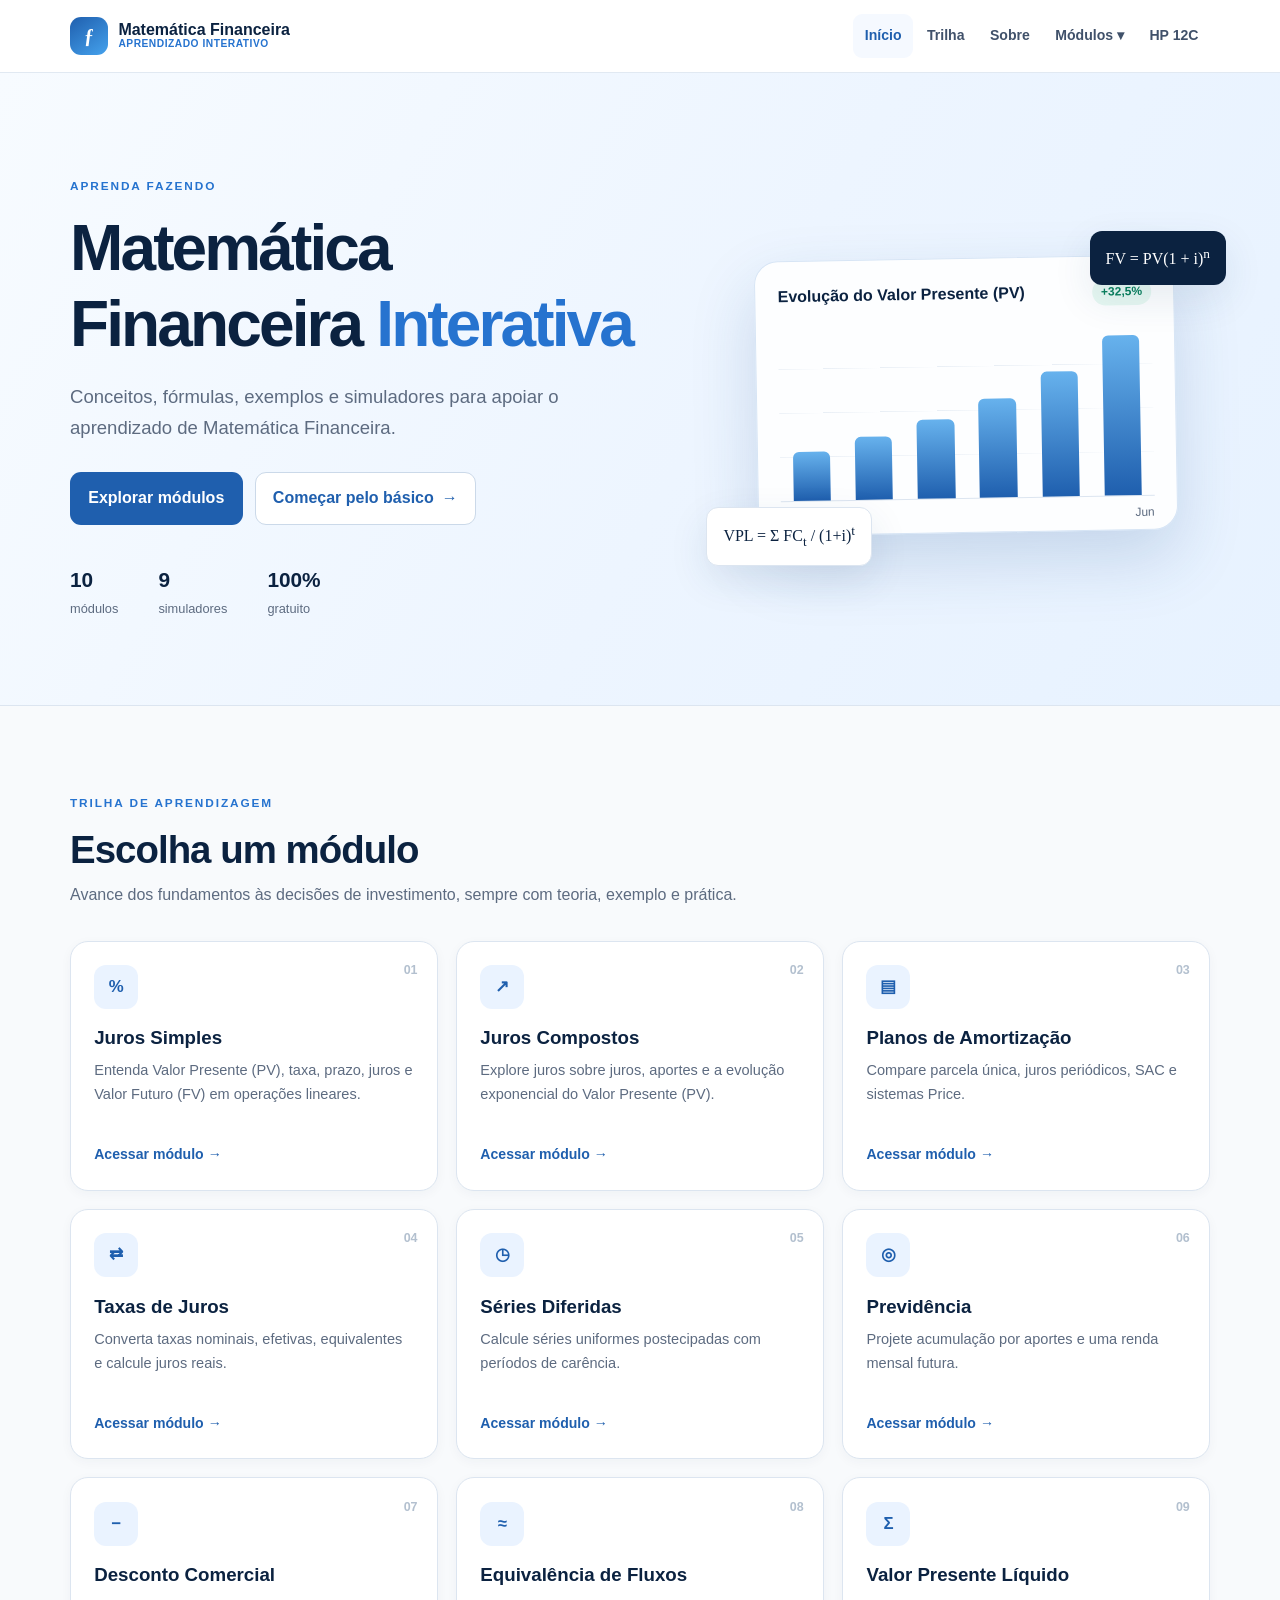
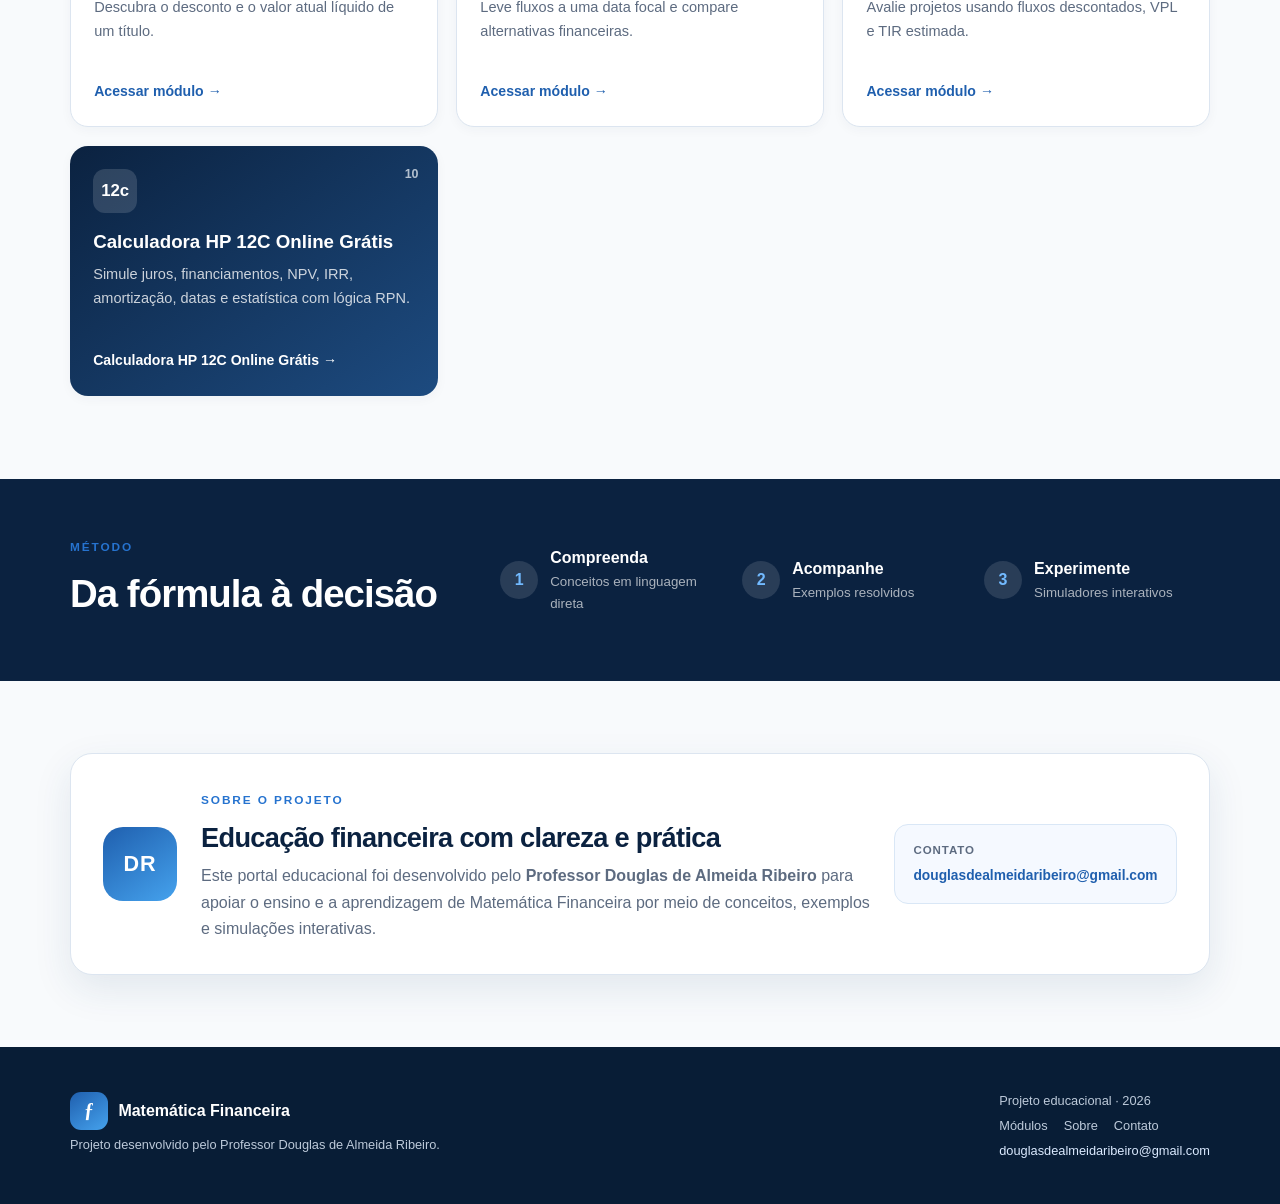
<file: index.html>
<!doctype html>
<html lang="pt-BR">
<head>
  <meta charset="utf-8">
  <meta name="viewport" content="width=device-width, initial-scale=1">
  <meta name="description" content="Portal educacional com conceitos e simuladores de Matemática Financeira.">
  <meta name="google-site-verification" content="AaiRm2NdbL5VwHFQ6hfTwndj9Xybk2uP51GLrNjTBa8">
  <title>Matemática Financeira Interativa</title>
  <link rel="stylesheet" href="assets/css/styles.css">
  <script defer src="assets/js/common.js"></script>
</head>
<body data-root="." data-page="home">
  <a class="skip-link" href="#conteudo">Pular para o conteúdo</a>
  <div id="site-header"></div>

  <main id="conteudo">
    <section class="home-hero">
      <div class="container hero-grid">
        <div>
          <span class="eyebrow">Aprenda fazendo</span>
          <h1>Matemática Financeira <span>Interativa</span></h1>
          <p class="lead">Conceitos, fórmulas, exemplos e simuladores para apoiar o aprendizado de Matemática Financeira.</p>
          <div class="button-row">
            <a class="btn btn-primary" href="#modulos">Explorar módulos</a>
            <a class="btn btn-secondary" href="pages/juros-simples.html">Começar pelo básico <span aria-hidden="true">→</span></a>
          </div>
          <div class="hero-stats" aria-label="Resumo do conteúdo">
            <div><strong>10</strong><span>módulos</span></div>
            <div><strong>9</strong><span>simuladores</span></div>
            <div><strong>100%</strong><span>gratuito</span></div>
          </div>
        </div>
        <div class="hero-visual" aria-label="Ilustração de crescimento financeiro">
          <div class="formula-float formula-a">FV = PV(1 + i)<sup>n</sup></div>
          <div class="chart-card">
            <div class="chart-head"><span>Evolução do Valor Presente (PV)</span><span class="badge">+32,5%</span></div>
            <div class="chart-bars" aria-hidden="true">
              <i style="height:28%"></i><i style="height:36%"></i><i style="height:45%"></i>
              <i style="height:57%"></i><i style="height:72%"></i><i style="height:92%"></i>
            </div>
            <div class="chart-labels"><span>Jan</span><span>Jun</span></div>
          </div>
          <div class="formula-float formula-b">VPL = Σ FC<sub>t</sub> / (1+i)<sup>t</sup></div>
        </div>
      </div>
    </section>

    <section class="section" id="modulos">
      <div class="container">
        <div class="section-heading">
          <span class="eyebrow">Trilha de aprendizagem</span>
          <h2>Escolha um módulo</h2>
          <p>Avance dos fundamentos às decisões de investimento, sempre com teoria, exemplo e prática.</p>
        </div>
        <div class="module-grid">
          <article class="module-card"><span class="module-number">01</span><div class="module-icon">%</div><h3>Juros Simples</h3><p>Entenda Valor Presente (PV), taxa, prazo, juros e Valor Futuro (FV) em operações lineares.</p><a href="pages/juros-simples.html">Acessar módulo <span>→</span></a></article>
          <article class="module-card"><span class="module-number">02</span><div class="module-icon">↗</div><h3>Juros Compostos</h3><p>Explore juros sobre juros, aportes e a evolução exponencial do Valor Presente (PV).</p><a href="pages/juros-compostos.html">Acessar módulo <span>→</span></a></article>
          <article class="module-card"><span class="module-number">03</span><div class="module-icon">▤</div><h3>Planos de Amortização</h3><p>Compare parcela única, juros periódicos, SAC e sistemas Price.</p><a href="pages/amortizacao.html">Acessar módulo <span>→</span></a></article>
          <article class="module-card"><span class="module-number">04</span><div class="module-icon">⇄</div><h3>Taxas de Juros</h3><p>Converta taxas nominais, efetivas, equivalentes e calcule juros reais.</p><a href="pages/taxas.html">Acessar módulo <span>→</span></a></article>
          <article class="module-card"><span class="module-number">05</span><div class="module-icon">◷</div><h3>Séries Diferidas</h3><p>Calcule séries uniformes postecipadas com períodos de carência.</p><a href="pages/series-diferidas.html">Acessar módulo <span>→</span></a></article>
          <article class="module-card"><span class="module-number">06</span><div class="module-icon">◎</div><h3>Previdência</h3><p>Projete acumulação por aportes e uma renda mensal futura.</p><a href="pages/previdencia.html">Acessar módulo <span>→</span></a></article>
          <article class="module-card"><span class="module-number">07</span><div class="module-icon">−</div><h3>Desconto Comercial</h3><p>Descubra o desconto e o valor atual líquido de um título.</p><a href="pages/desconto-comercial.html">Acessar módulo <span>→</span></a></article>
          <article class="module-card"><span class="module-number">08</span><div class="module-icon">≈</div><h3>Equivalência de Fluxos</h3><p>Leve fluxos a uma data focal e compare alternativas financeiras.</p><a href="pages/equivalencia-fluxos.html">Acessar módulo <span>→</span></a></article>
          <article class="module-card"><span class="module-number">09</span><div class="module-icon">Σ</div><h3>Valor Presente Líquido</h3><p>Avalie projetos usando fluxos descontados, VPL e TIR estimada.</p><a href="pages/vpl.html">Acessar módulo <span>→</span></a></article>
          <article class="module-card module-card-featured"><span class="module-number">10</span><div class="module-icon">12c</div><h3>Calculadora HP 12C Online Grátis</h3><p>Simule juros, financiamentos, NPV, IRR, amortização, datas e estatística com lógica RPN.</p><a href="pages/hp12c.html">Calculadora HP 12C Online Grátis <span>→</span></a></article>
        </div>
      </div>
    </section>

    <section class="learning-strip">
      <div class="container strip-grid">
        <div><span class="eyebrow">Método</span><h2>Da fórmula à decisão</h2></div>
        <ol class="steps">
          <li><span>1</span><div><strong>Compreenda</strong><small>Conceitos em linguagem direta</small></div></li>
          <li><span>2</span><div><strong>Acompanhe</strong><small>Exemplos resolvidos</small></div></li>
          <li><span>3</span><div><strong>Experimente</strong><small>Simuladores interativos</small></div></li>
        </ol>
      </div>
    </section>

    <section class="about-section" id="sobre">
      <div class="container about-card">
        <div class="about-mark" aria-hidden="true">DR</div>
        <div class="about-copy">
          <span class="eyebrow">Sobre o projeto</span>
          <h2>Educação financeira com clareza e prática</h2>
          <p>Este portal educacional foi desenvolvido pelo <strong>Professor Douglas de Almeida Ribeiro</strong> para apoiar o ensino e a aprendizagem de Matemática Financeira por meio de conceitos, exemplos e simulações interativas.</p>
        </div>
        <div class="about-contact">
          <span>Contato</span>
          <a href="mailto:douglasdealmeidaribeiro@gmail.com">douglasdealmeidaribeiro@gmail.com</a>
        </div>
      </div>
    </section>
  </main>
  <div id="site-footer"></div>
</body>
</html>
</file>
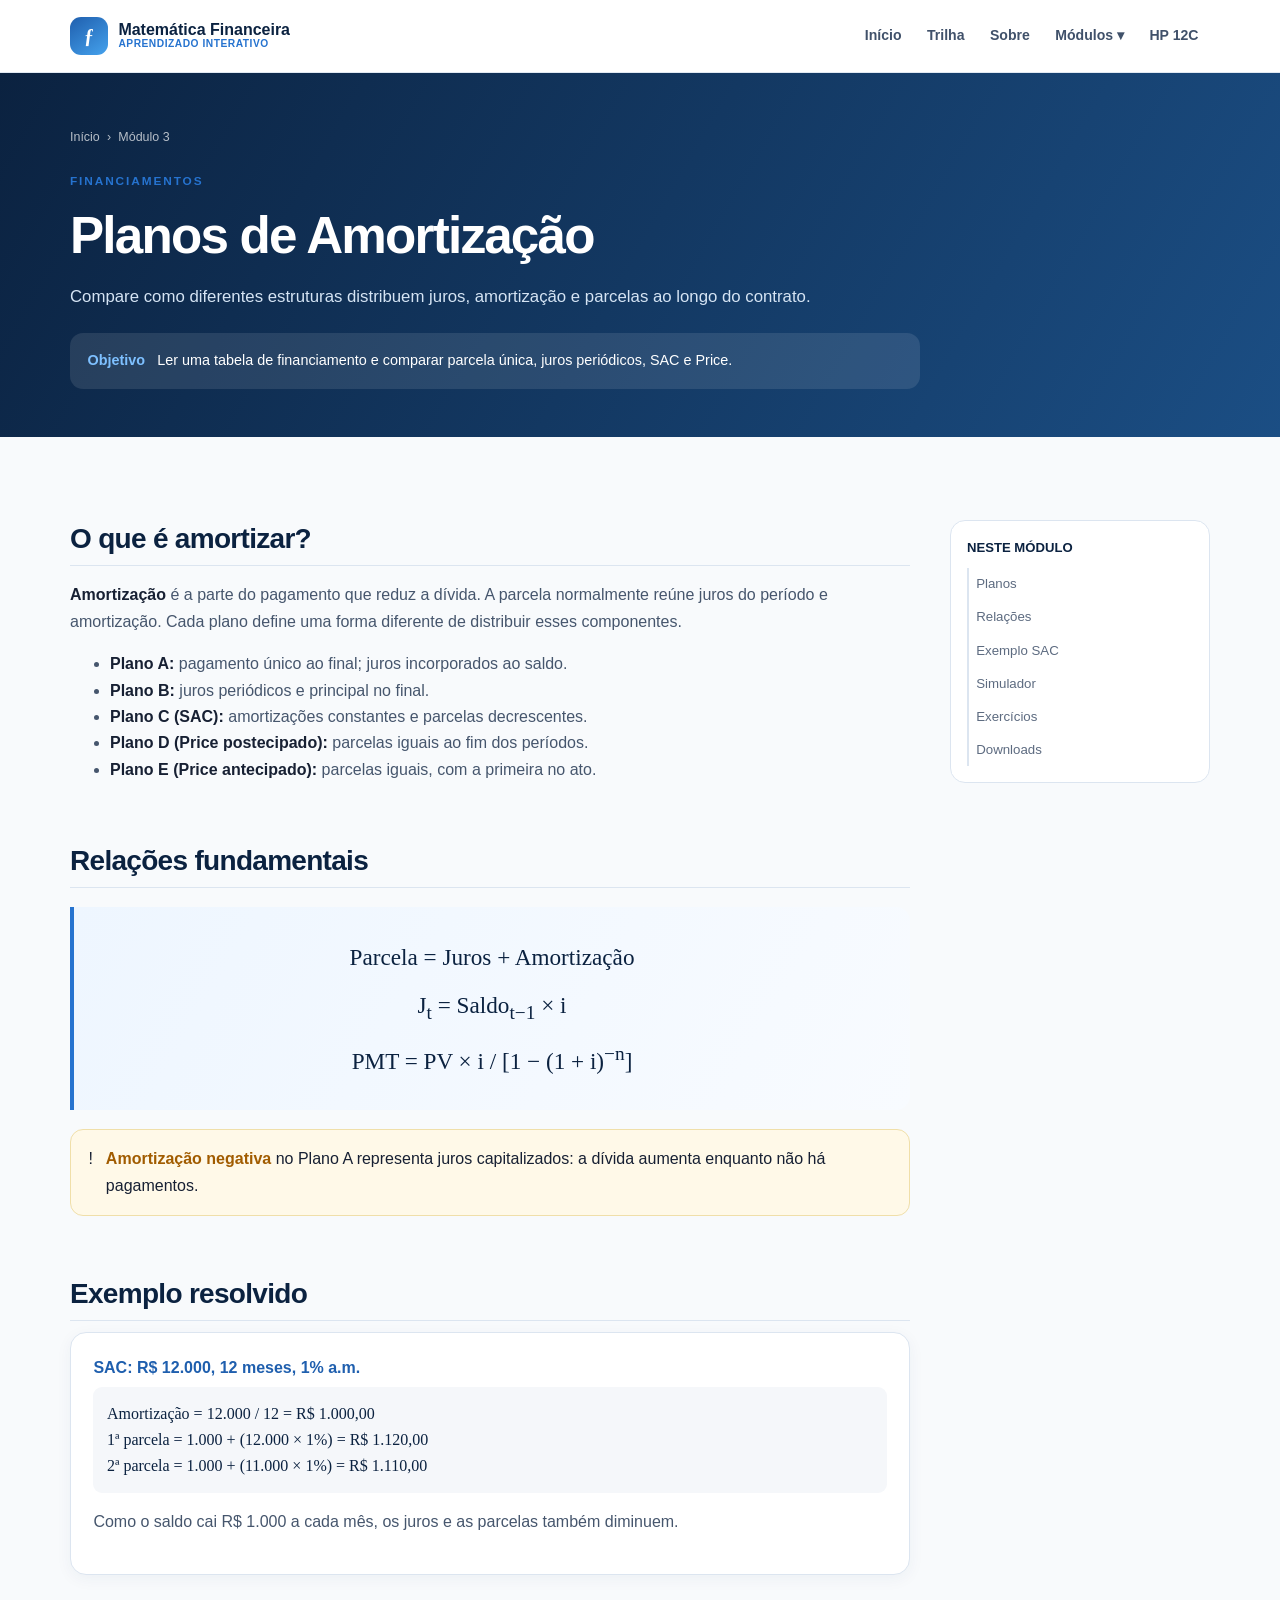
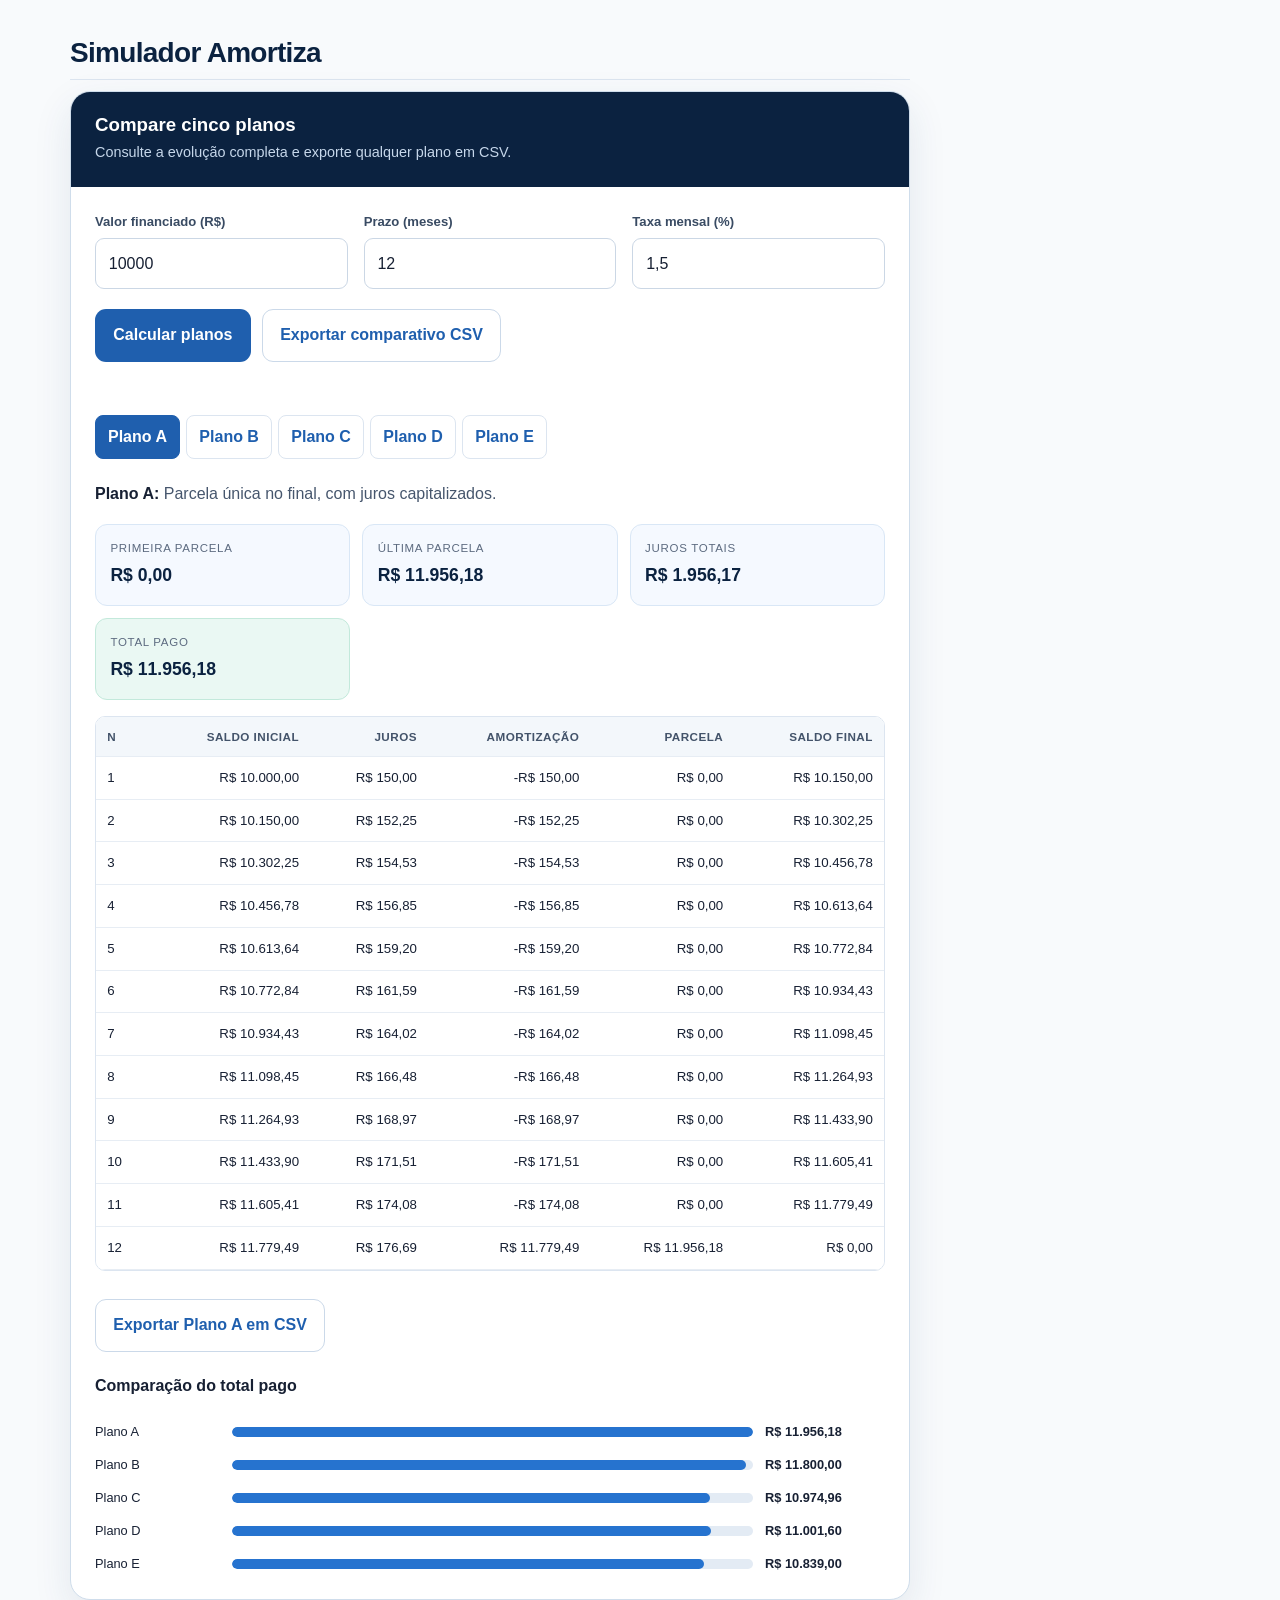
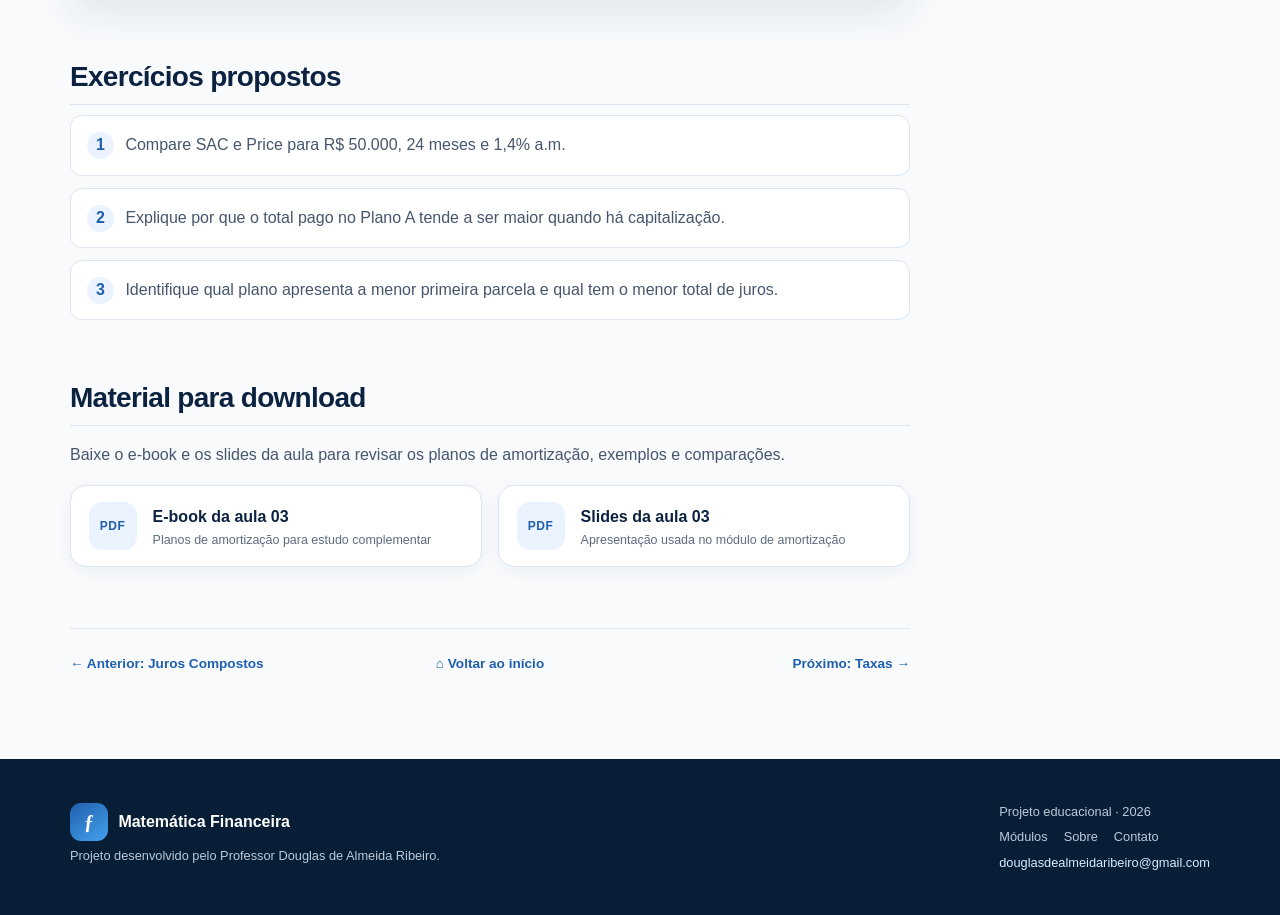
<file: pages/amortizacao.html>
<!doctype html>
<html lang="pt-BR">
<head><meta charset="utf-8"><meta name="viewport" content="width=device-width,initial-scale=1"><meta name="description" content="Compare cinco planos de amortização e exporte as tabelas."><title>Planos de Amortização | Matemática Financeira</title><link rel="stylesheet" href="../assets/css/styles.css"><script defer src="../assets/js/common.js"></script><script defer src="../assets/js/finance.js"></script><script defer src="../assets/js/simuladores.js"></script></head>
<body data-root=".." data-page="amortizacao"><a class="skip-link" href="#conteudo">Pular para o conteúdo</a><div id="site-header"></div><main id="conteudo">
<header class="page-hero"><div class="container"><div class="breadcrumbs"><a href="../index.html">Início</a><span>›</span>Módulo 3</div><span class="eyebrow">Financiamentos</span><h1>Planos de Amortização</h1><p>Compare como diferentes estruturas distribuem juros, amortização e parcelas ao longo do contrato.</p><div class="objective"><strong>Objetivo</strong><span>Ler uma tabela de financiamento e comparar parcela única, juros periódicos, SAC e Price.</span></div></div></header>
<div class="section"><div class="container lesson-layout"><article class="lesson-content">
<section id="conceito"><h2>O que é amortizar?</h2><p><strong>Amortização</strong> é a parte do pagamento que reduz a dívida. A parcela normalmente reúne juros do período e amortização. Cada plano define uma forma diferente de distribuir esses componentes.</p><ul><li><strong>Plano A:</strong> pagamento único ao final; juros incorporados ao saldo.</li><li><strong>Plano B:</strong> juros periódicos e principal no final.</li><li><strong>Plano C (SAC):</strong> amortizações constantes e parcelas decrescentes.</li><li><strong>Plano D (Price postecipado):</strong> parcelas iguais ao fim dos períodos.</li><li><strong>Plano E (Price antecipado):</strong> parcelas iguais, com a primeira no ato.</li></ul></section>
<section id="formulas"><h2>Relações fundamentais</h2><div class="formula-box"><div class="formula">Parcela = Juros + Amortização</div><div class="formula">J<sub>t</sub> = Saldo<sub>t−1</sub> × i</div><div class="formula">PMT = PV × i / [1 − (1 + i)<sup>−n</sup>]</div></div><div class="callout"><span>!</span><div><strong>Amortização negativa</strong> no Plano A representa juros capitalizados: a dívida aumenta enquanto não há pagamentos.</div></div></section>
<section id="exemplo"><h2>Exemplo resolvido</h2><div class="worked-example"><h3>SAC: R$ 12.000, 12 meses, 1% a.m.</h3><div class="calculation">Amortização = 12.000 / 12 = R$ 1.000,00<br>1ª parcela = 1.000 + (12.000 × 1%) = R$ 1.120,00<br>2ª parcela = 1.000 + (11.000 × 1%) = R$ 1.110,00</div><p>Como o saldo cai R$ 1.000 a cada mês, os juros e as parcelas também diminuem.</p></div></section>
<section id="simulador"><h2>Simulador Amortiza</h2><div class="simulator" data-simulator="amortizacao"><div class="simulator-head"><h3>Compare cinco planos</h3><p>Consulte a evolução completa e exporte qualquer plano em CSV.</p></div><div class="simulator-body"><form class="form-grid cols-3"><div class="field"><label for="valor">Valor financiado (R$)</label><input id="valor" inputmode="decimal" value="10000" required></div><div class="field"><label for="prazo">Prazo (meses)</label><input id="prazo" inputmode="numeric" value="12" required></div><div class="field"><label for="taxa">Taxa mensal (%)</label><input id="taxa" inputmode="decimal" value="1,5" required></div><div class="form-actions"><button class="btn btn-primary" type="submit">Calcular planos</button><button class="btn btn-secondary" id="exportAllPlans" type="button">Exportar comparativo CSV</button></div><div class="error-message" aria-live="assertive"></div></form><div id="planTabs" class="plan-tabs" aria-label="Selecionar plano"></div><div class="result-area" aria-live="polite"></div><div id="planComparison"></div></div></div></section>
<section id="exercicios"><h2>Exercícios propostos</h2><div class="exercises"><div class="exercise"><p>Compare SAC e Price para R$ 50.000, 24 meses e 1,4% a.m.</p></div><div class="exercise"><p>Explique por que o total pago no Plano A tende a ser maior quando há capitalização.</p></div><div class="exercise"><p>Identifique qual plano apresenta a menor primeira parcela e qual tem o menor total de juros.</p></div></div></section>
<section id="materiais"><h2>Material para download</h2><p>Baixe o e-book e os slides da aula para revisar os planos de amortização, exemplos e comparações.</p><div class="download-grid"><a class="download-card" href="../assets/downloads/amortizacao/ebook-aula-03-planos-de-amortizacao.pdf" download><span class="download-icon" aria-hidden="true">PDF</span><div><strong>E-book da aula 03</strong><small>Planos de amortização para estudo complementar</small></div></a><a class="download-card" href="../assets/downloads/amortizacao/slides-aula-03-planos-de-amortizacao.pdf" download><span class="download-icon" aria-hidden="true">PDF</span><div><strong>Slides da aula 03</strong><small>Apresentação usada no módulo de amortização</small></div></a></div></section>
<nav class="topic-nav"><a href="juros-compostos.html">← Anterior: Juros Compostos</a><a class="home-link" href="../index.html">⌂ Voltar ao início</a><a href="taxas.html">Próximo: Taxas →</a></nav>
</article><aside class="side-index"><strong>NESTE MÓDULO</strong><a href="#conceito">Planos</a><a href="#formulas">Relações</a><a href="#exemplo">Exemplo SAC</a><a href="#simulador">Simulador</a><a href="#exercicios">Exercícios</a><a href="#materiais">Downloads</a></aside></div></div></main><div id="site-footer"></div></body></html>
</file>
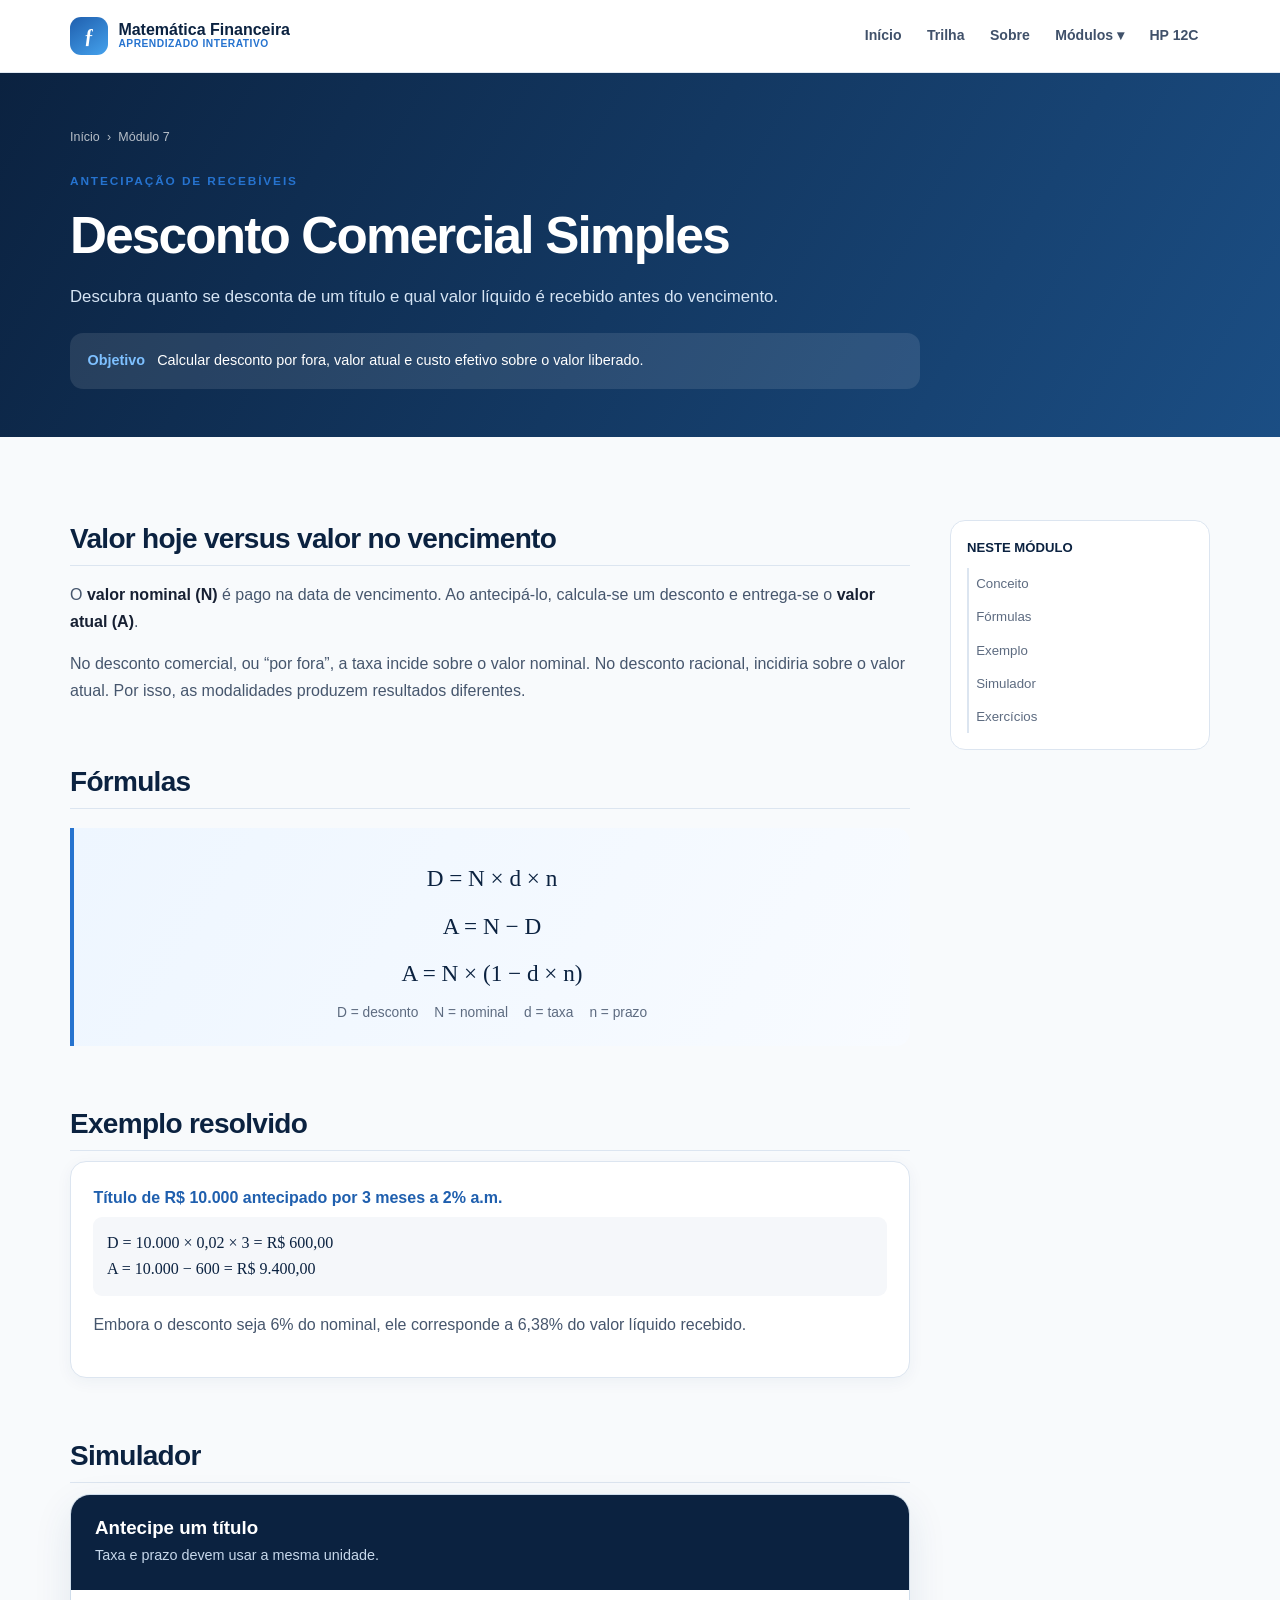
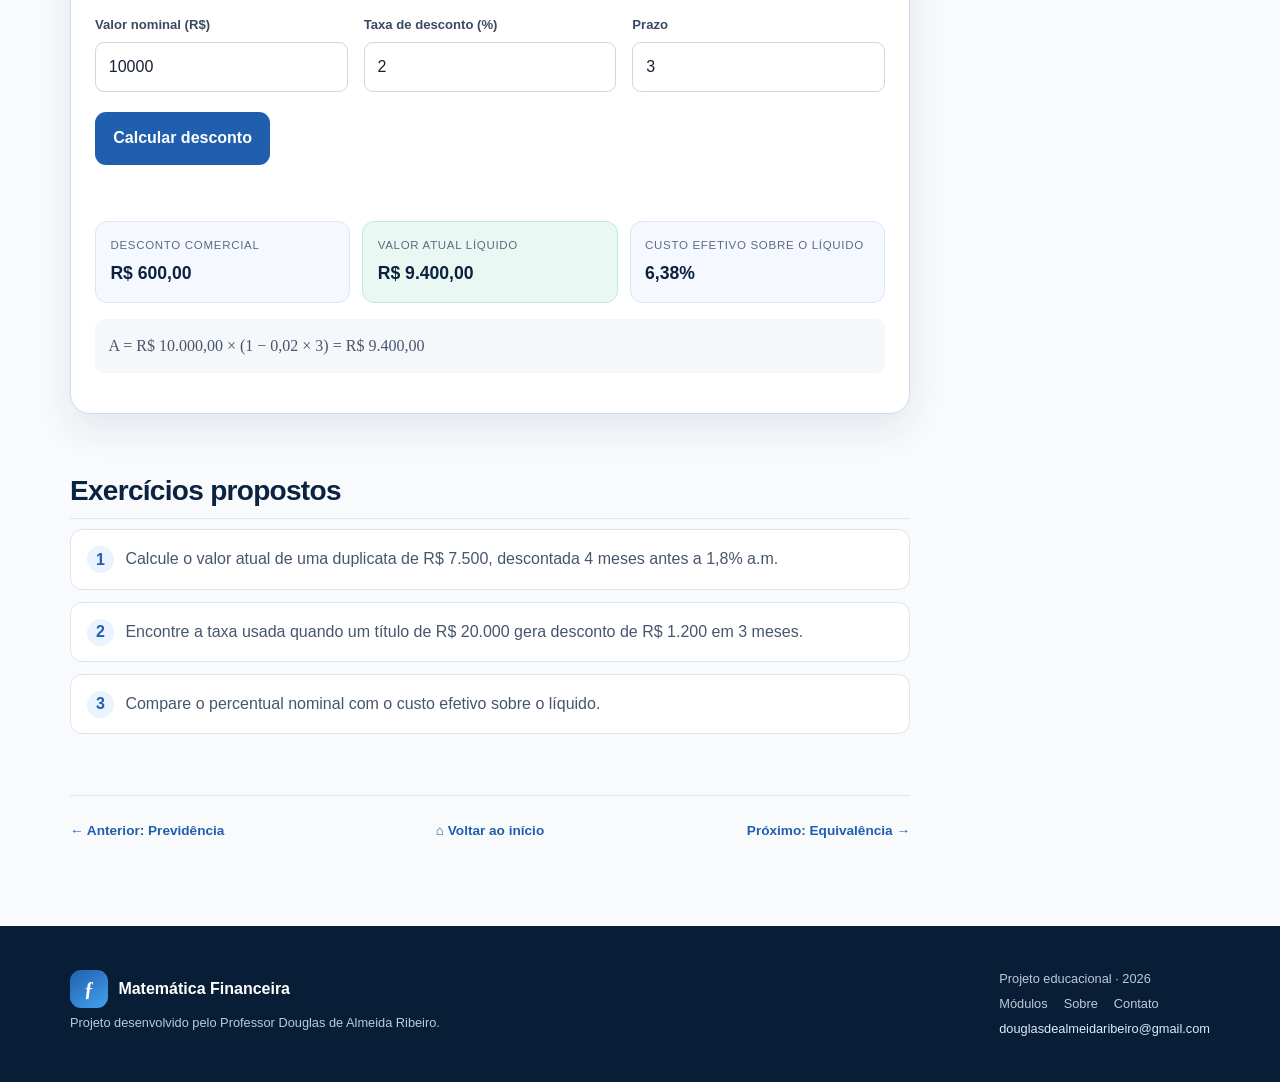
<file: pages/desconto-comercial.html>
<!doctype html>
<html lang="pt-BR">
<head><meta charset="utf-8"><meta name="viewport" content="width=device-width,initial-scale=1"><meta name="description" content="Calcule desconto comercial simples."><title>Desconto Comercial Simples | Matemática Financeira</title><link rel="stylesheet" href="../assets/css/styles.css"><script defer src="../assets/js/common.js"></script><script defer src="../assets/js/finance.js"></script><script defer src="../assets/js/simuladores.js"></script></head>
<body data-root=".." data-page="desconto-comercial"><a class="skip-link" href="#conteudo">Pular para o conteúdo</a><div id="site-header"></div><main id="conteudo">
<header class="page-hero"><div class="container"><div class="breadcrumbs"><a href="../index.html">Início</a><span>›</span>Módulo 7</div><span class="eyebrow">Antecipação de recebíveis</span><h1>Desconto Comercial Simples</h1><p>Descubra quanto se desconta de um título e qual valor líquido é recebido antes do vencimento.</p><div class="objective"><strong>Objetivo</strong><span>Calcular desconto por fora, valor atual e custo efetivo sobre o valor liberado.</span></div></div></header>
<div class="section"><div class="container lesson-layout"><article class="lesson-content">
<section id="conceito"><h2>Valor hoje versus valor no vencimento</h2><p>O <strong>valor nominal (N)</strong> é pago na data de vencimento. Ao antecipá-lo, calcula-se um desconto e entrega-se o <strong>valor atual (A)</strong>.</p><p>No desconto comercial, ou “por fora”, a taxa incide sobre o valor nominal. No desconto racional, incidiria sobre o valor atual. Por isso, as modalidades produzem resultados diferentes.</p></section>
<section id="formulas"><h2>Fórmulas</h2><div class="formula-box"><div class="formula">D = N × d × n</div><div class="formula">A = N − D</div><div class="formula">A = N × (1 − d × n)</div><div class="formula-legend"><span>D = desconto</span><span>N = nominal</span><span>d = taxa</span><span>n = prazo</span></div></div></section>
<section id="exemplo"><h2>Exemplo resolvido</h2><div class="worked-example"><h3>Título de R$ 10.000 antecipado por 3 meses a 2% a.m.</h3><div class="calculation">D = 10.000 × 0,02 × 3 = R$ 600,00<br>A = 10.000 − 600 = R$ 9.400,00</div><p>Embora o desconto seja 6% do nominal, ele corresponde a 6,38% do valor líquido recebido.</p></div></section>
<section id="simulador"><h2>Simulador</h2><div class="simulator" data-simulator="desconto-comercial"><div class="simulator-head"><h3>Antecipe um título</h3><p>Taxa e prazo devem usar a mesma unidade.</p></div><div class="simulator-body"><form class="form-grid cols-3"><div class="field"><label for="nominal">Valor nominal (R$)</label><input id="nominal" inputmode="decimal" value="10000" required></div><div class="field"><label for="taxa">Taxa de desconto (%)</label><input id="taxa" inputmode="decimal" value="2" required></div><div class="field"><label for="prazo">Prazo</label><input id="prazo" inputmode="decimal" value="3" required></div><div class="form-actions"><button class="btn btn-primary" type="submit">Calcular desconto</button></div><div class="error-message" aria-live="assertive"></div></form><div class="result-area" aria-live="polite"></div></div></div></section>
<section id="exercicios"><h2>Exercícios propostos</h2><div class="exercises"><div class="exercise"><p>Calcule o valor atual de uma duplicata de R$ 7.500, descontada 4 meses antes a 1,8% a.m.</p></div><div class="exercise"><p>Encontre a taxa usada quando um título de R$ 20.000 gera desconto de R$ 1.200 em 3 meses.</p></div><div class="exercise"><p>Compare o percentual nominal com o custo efetivo sobre o líquido.</p></div></div></section>
<nav class="topic-nav"><a href="previdencia.html">← Anterior: Previdência</a><a class="home-link" href="../index.html">⌂ Voltar ao início</a><a href="equivalencia-fluxos.html">Próximo: Equivalência →</a></nav>
</article><aside class="side-index"><strong>NESTE MÓDULO</strong><a href="#conceito">Conceito</a><a href="#formulas">Fórmulas</a><a href="#exemplo">Exemplo</a><a href="#simulador">Simulador</a><a href="#exercicios">Exercícios</a></aside></div></div></main><div id="site-footer"></div></body></html>
</file>
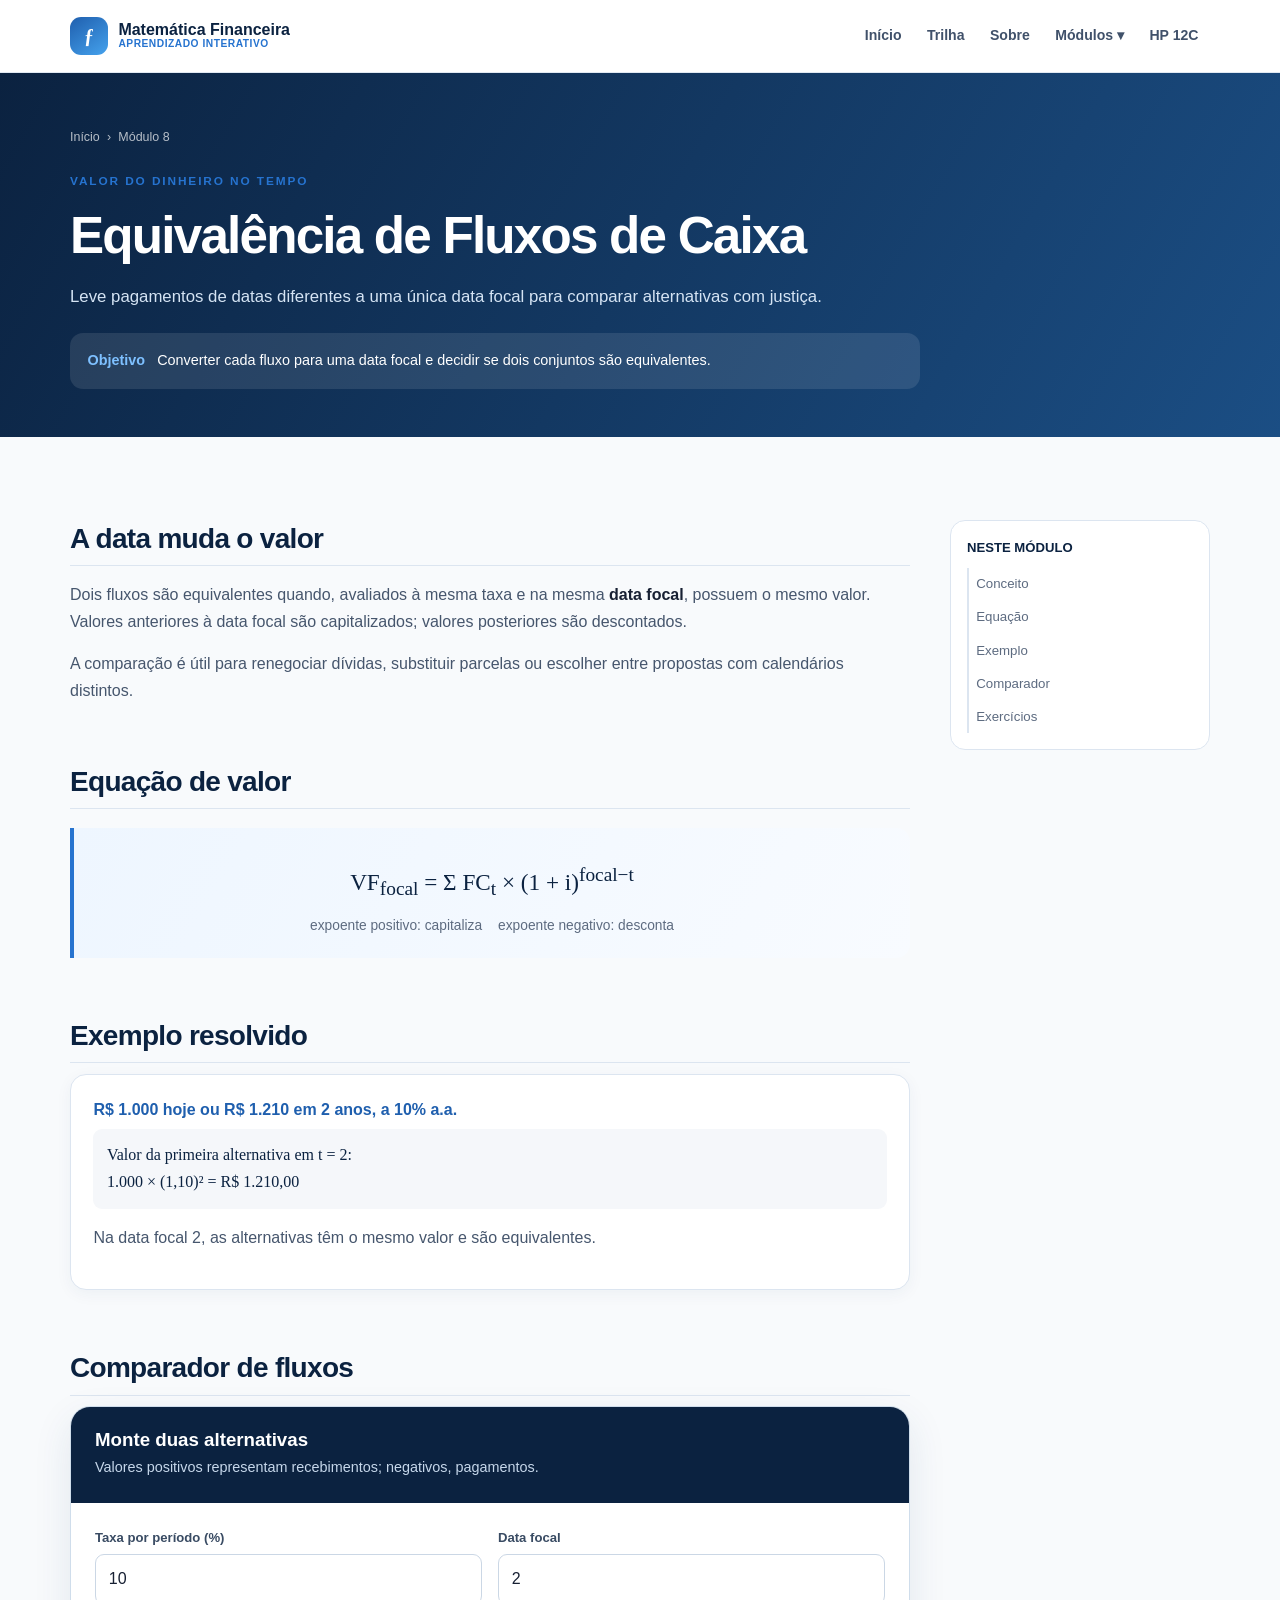
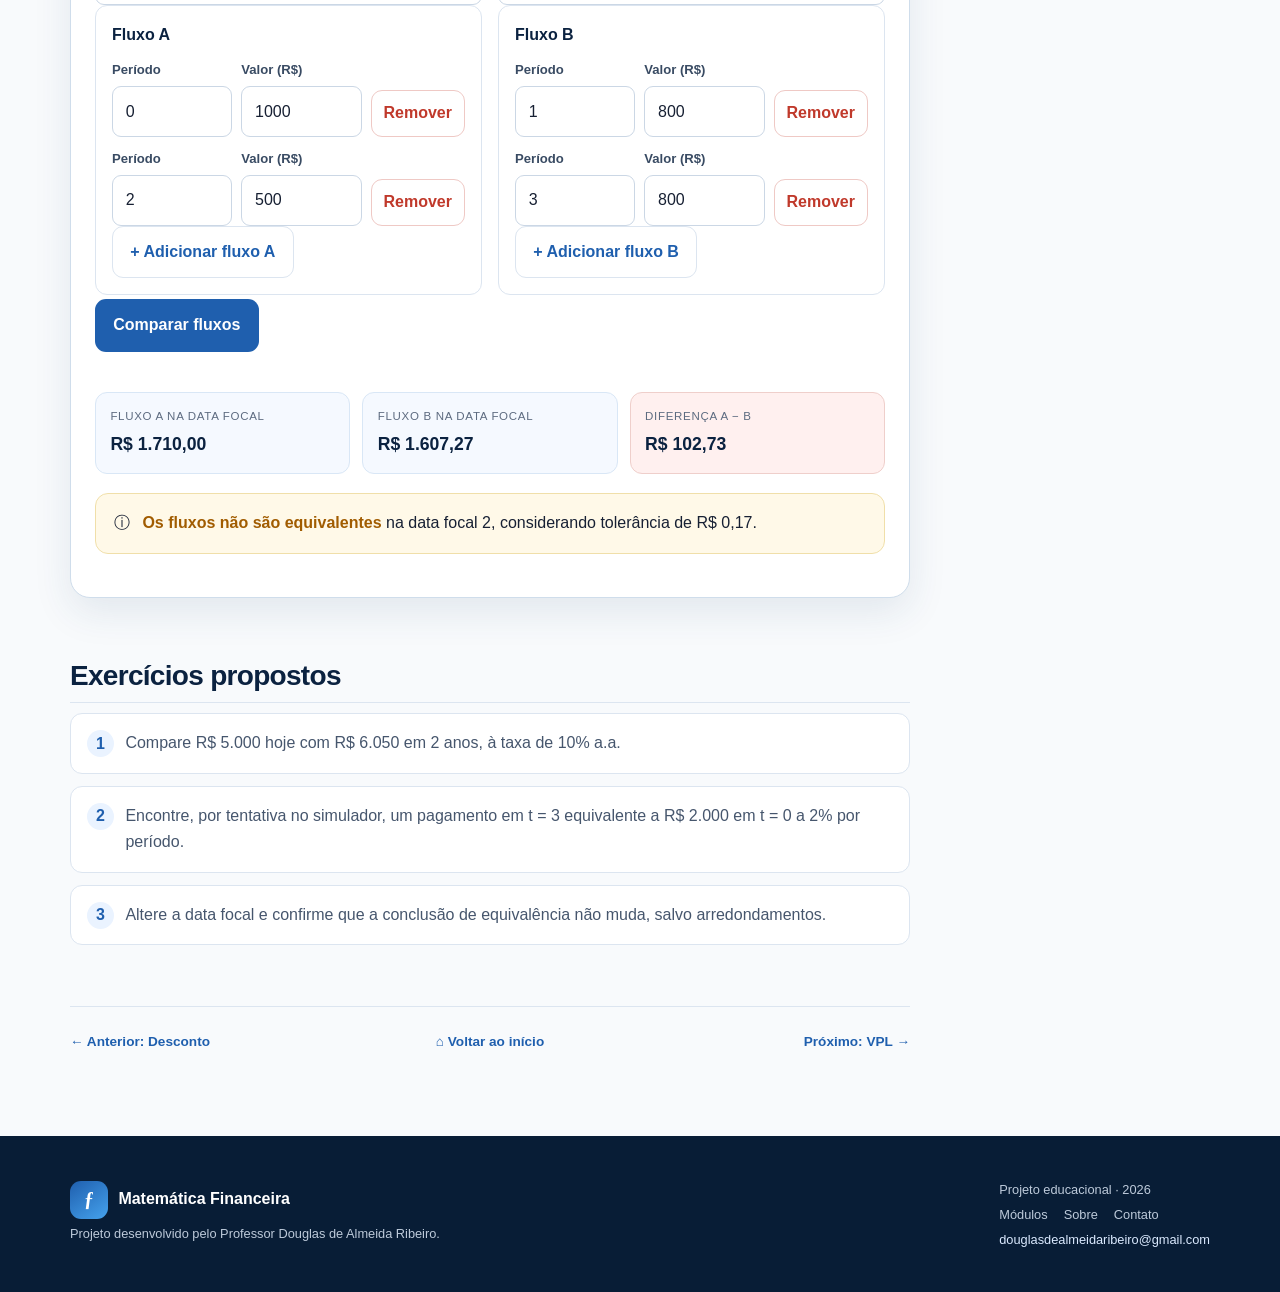
<file: pages/equivalencia-fluxos.html>
<!doctype html>
<html lang="pt-BR">
<head><meta charset="utf-8"><meta name="viewport" content="width=device-width,initial-scale=1"><meta name="description" content="Compare fluxos de caixa em uma data focal."><title>Equivalência de Fluxos | Matemática Financeira</title><link rel="stylesheet" href="../assets/css/styles.css"><script defer src="../assets/js/common.js"></script><script defer src="../assets/js/finance.js"></script><script defer src="../assets/js/simuladores.js"></script></head>
<body data-root=".." data-page="equivalencia-fluxos"><a class="skip-link" href="#conteudo">Pular para o conteúdo</a><div id="site-header"></div><main id="conteudo">
<header class="page-hero"><div class="container"><div class="breadcrumbs"><a href="../index.html">Início</a><span>›</span>Módulo 8</div><span class="eyebrow">Valor do dinheiro no tempo</span><h1>Equivalência de Fluxos de Caixa</h1><p>Leve pagamentos de datas diferentes a uma única data focal para comparar alternativas com justiça.</p><div class="objective"><strong>Objetivo</strong><span>Converter cada fluxo para uma data focal e decidir se dois conjuntos são equivalentes.</span></div></div></header>
<div class="section"><div class="container lesson-layout"><article class="lesson-content">
<section id="conceito"><h2>A data muda o valor</h2><p>Dois fluxos são equivalentes quando, avaliados à mesma taxa e na mesma <strong>data focal</strong>, possuem o mesmo valor. Valores anteriores à data focal são capitalizados; valores posteriores são descontados.</p><p>A comparação é útil para renegociar dívidas, substituir parcelas ou escolher entre propostas com calendários distintos.</p></section>
<section id="formulas"><h2>Equação de valor</h2><div class="formula-box"><div class="formula">VF<sub>focal</sub> = Σ FC<sub>t</sub> × (1 + i)<sup>focal−t</sup></div><div class="formula-legend"><span>expoente positivo: capitaliza</span><span>expoente negativo: desconta</span></div></div></section>
<section id="exemplo"><h2>Exemplo resolvido</h2><div class="worked-example"><h3>R$ 1.000 hoje ou R$ 1.210 em 2 anos, a 10% a.a.</h3><div class="calculation">Valor da primeira alternativa em t = 2:<br>1.000 × (1,10)² = R$ 1.210,00</div><p>Na data focal 2, as alternativas têm o mesmo valor e são equivalentes.</p></div></section>
<section id="simulador"><h2>Comparador de fluxos</h2><div class="simulator" data-simulator="equivalencia-fluxos"><div class="simulator-head"><h3>Monte duas alternativas</h3><p>Valores positivos representam recebimentos; negativos, pagamentos.</p></div><div class="simulator-body"><form><div class="form-grid"><div class="field"><label for="taxa">Taxa por período (%)</label><input id="taxa" inputmode="decimal" value="10" required></div><div class="field"><label for="dataFocal">Data focal</label><input id="dataFocal" inputmode="decimal" value="2" required></div></div><div class="flow-columns"><div class="flow-box"><h4>Fluxo A</h4><div id="fluxoA" class="dynamic-list"></div><button class="btn btn-ghost" type="button" data-add-flow="fluxoA">+ Adicionar fluxo A</button></div><div class="flow-box"><h4>Fluxo B</h4><div id="fluxoB" class="dynamic-list"></div><button class="btn btn-ghost" type="button" data-add-flow="fluxoB">+ Adicionar fluxo B</button></div></div><div class="form-actions"><button class="btn btn-primary" type="submit">Comparar fluxos</button></div><div class="error-message" aria-live="assertive"></div></form><div class="result-area" aria-live="polite"></div></div></div></section>
<section id="exercicios"><h2>Exercícios propostos</h2><div class="exercises"><div class="exercise"><p>Compare R$ 5.000 hoje com R$ 6.050 em 2 anos, à taxa de 10% a.a.</p></div><div class="exercise"><p>Encontre, por tentativa no simulador, um pagamento em t = 3 equivalente a R$ 2.000 em t = 0 a 2% por período.</p></div><div class="exercise"><p>Altere a data focal e confirme que a conclusão de equivalência não muda, salvo arredondamentos.</p></div></div></section>
<nav class="topic-nav"><a href="desconto-comercial.html">← Anterior: Desconto</a><a class="home-link" href="../index.html">⌂ Voltar ao início</a><a href="vpl.html">Próximo: VPL →</a></nav>
</article><aside class="side-index"><strong>NESTE MÓDULO</strong><a href="#conceito">Conceito</a><a href="#formulas">Equação</a><a href="#exemplo">Exemplo</a><a href="#simulador">Comparador</a><a href="#exercicios">Exercícios</a></aside></div></div></main><div id="site-footer"></div></body></html>
</file>
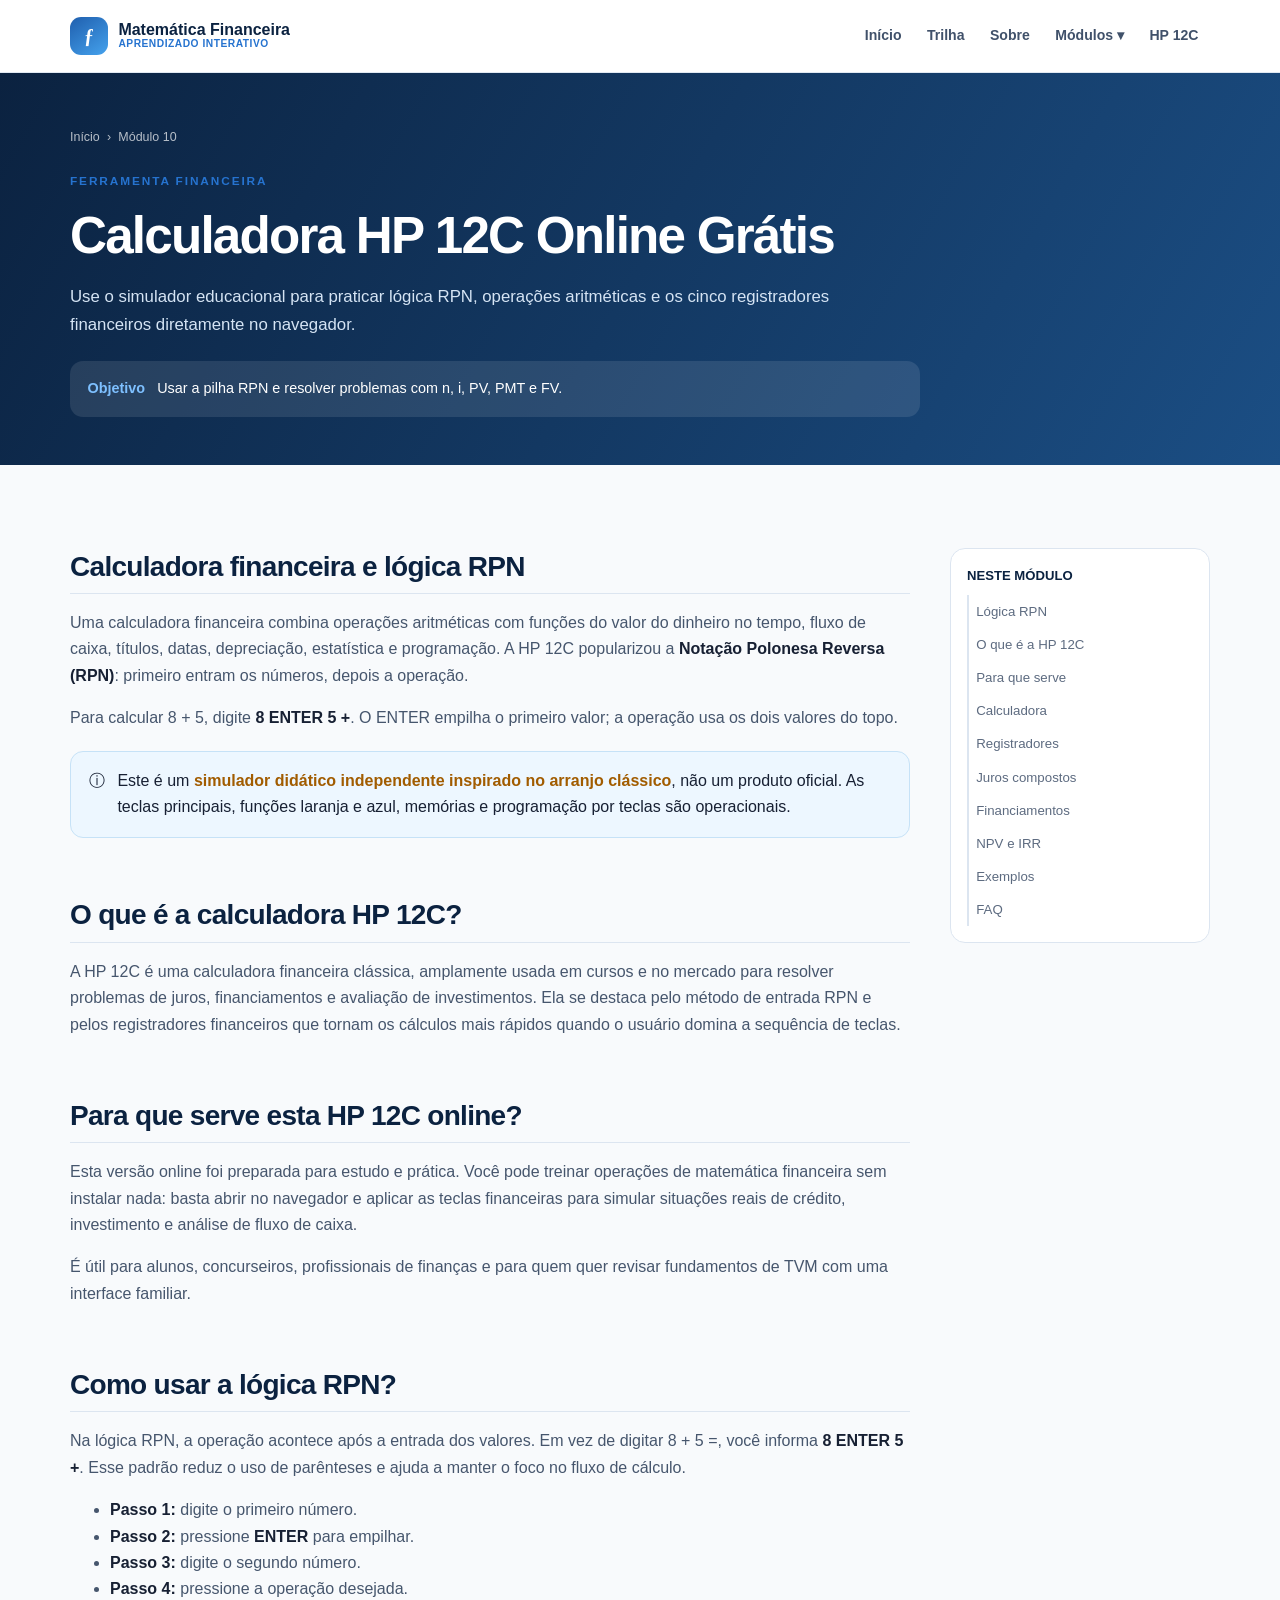
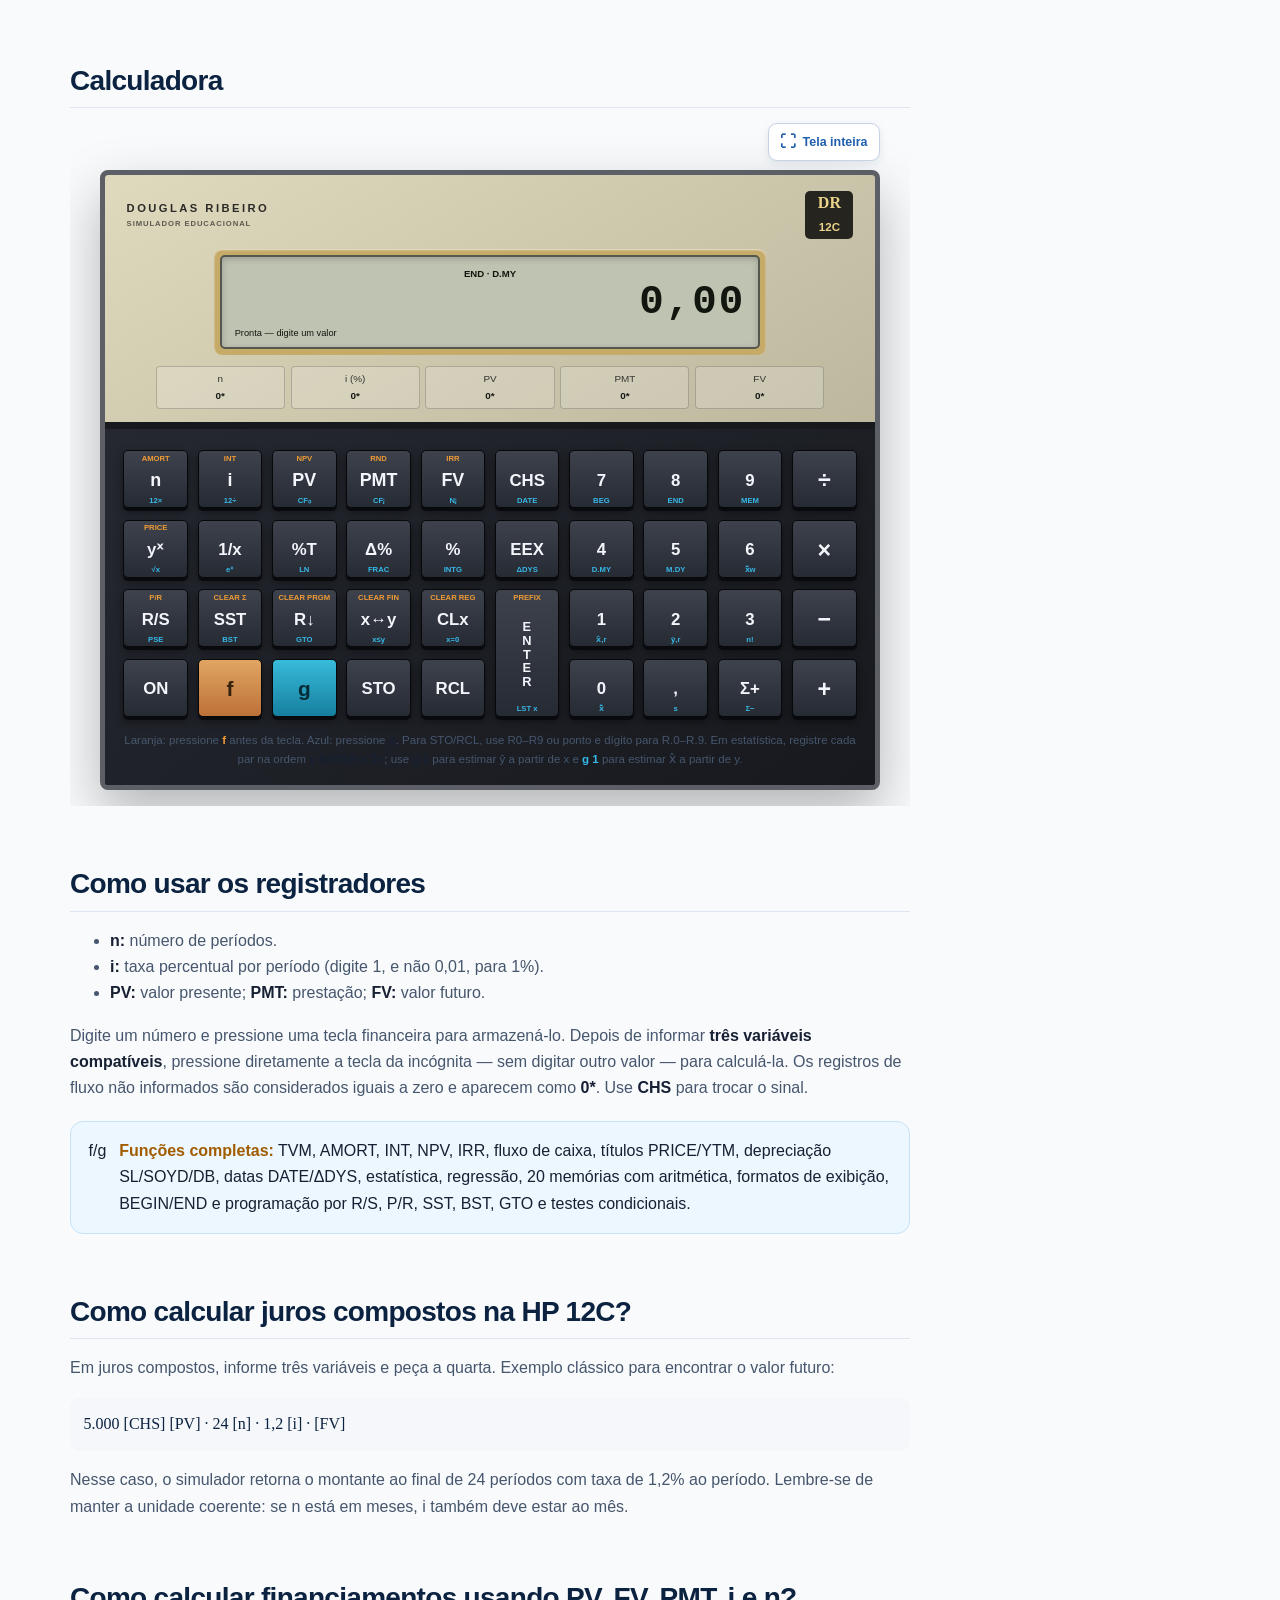
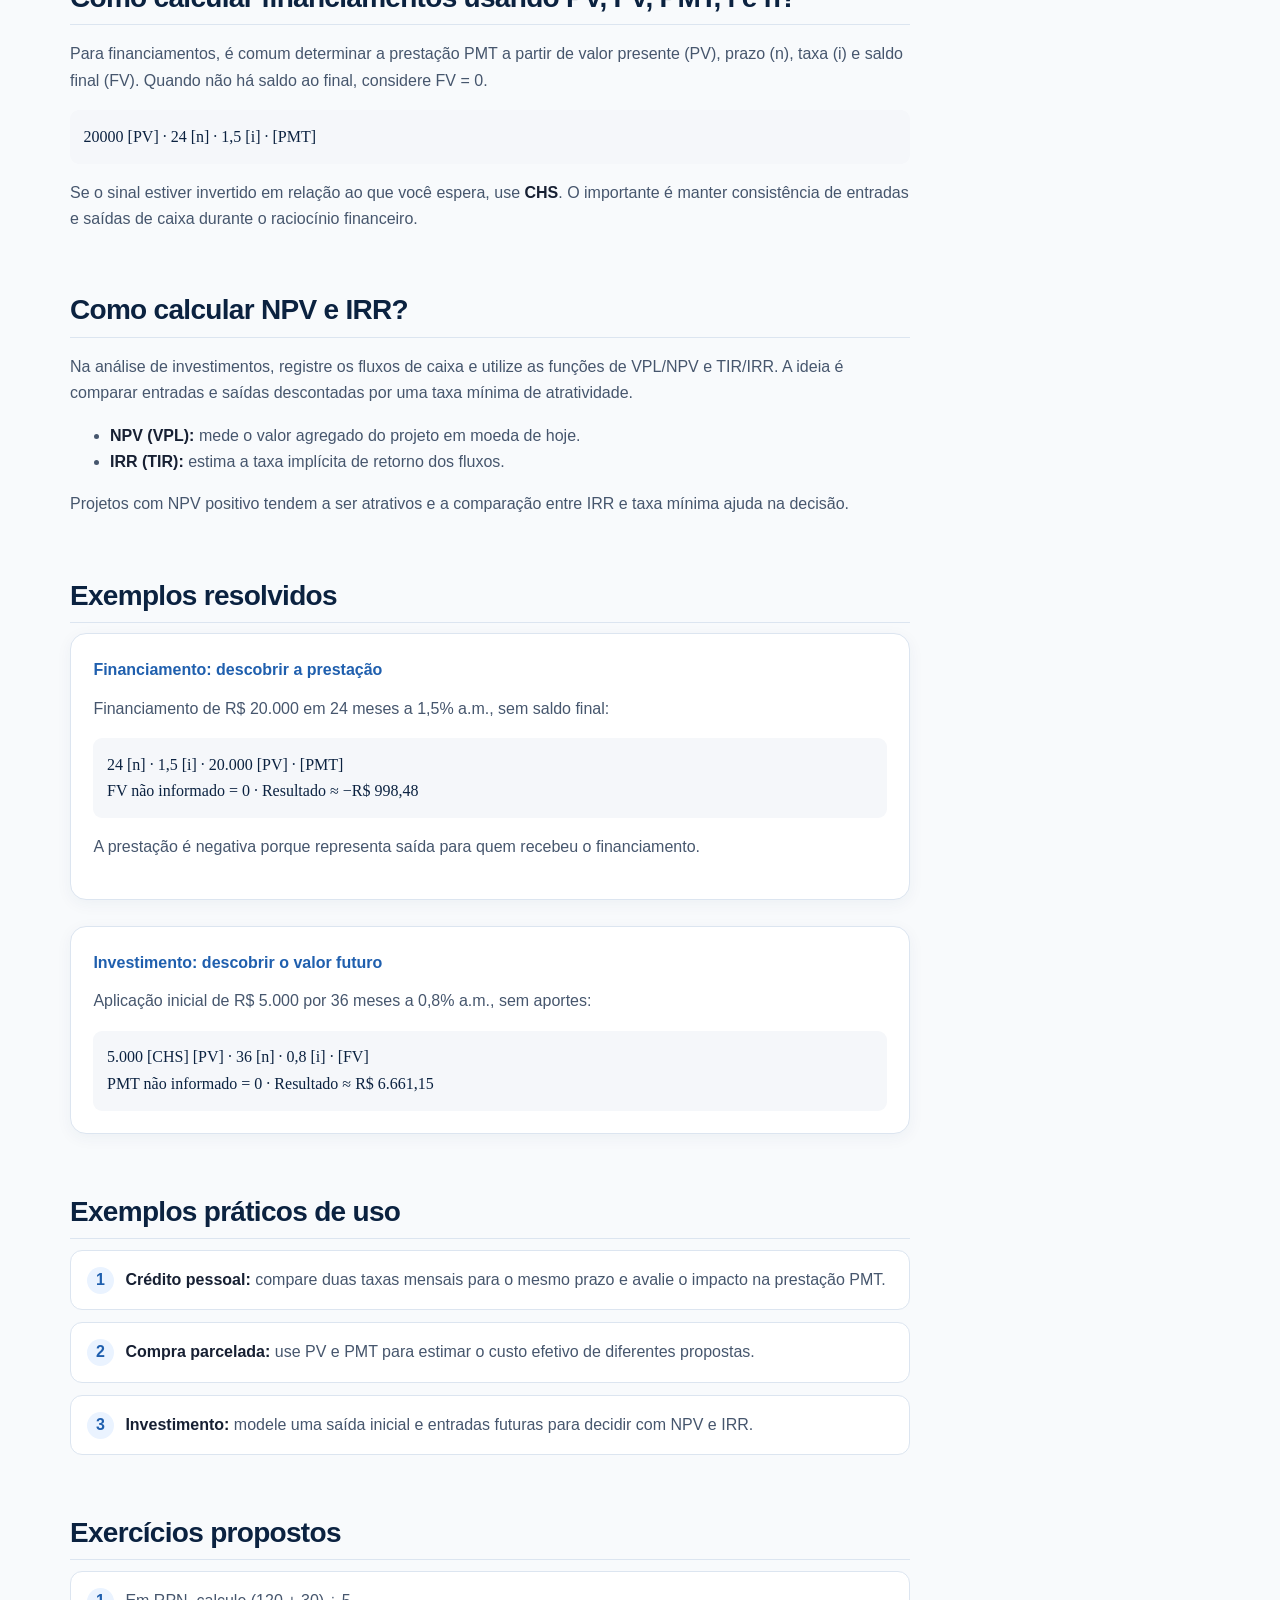
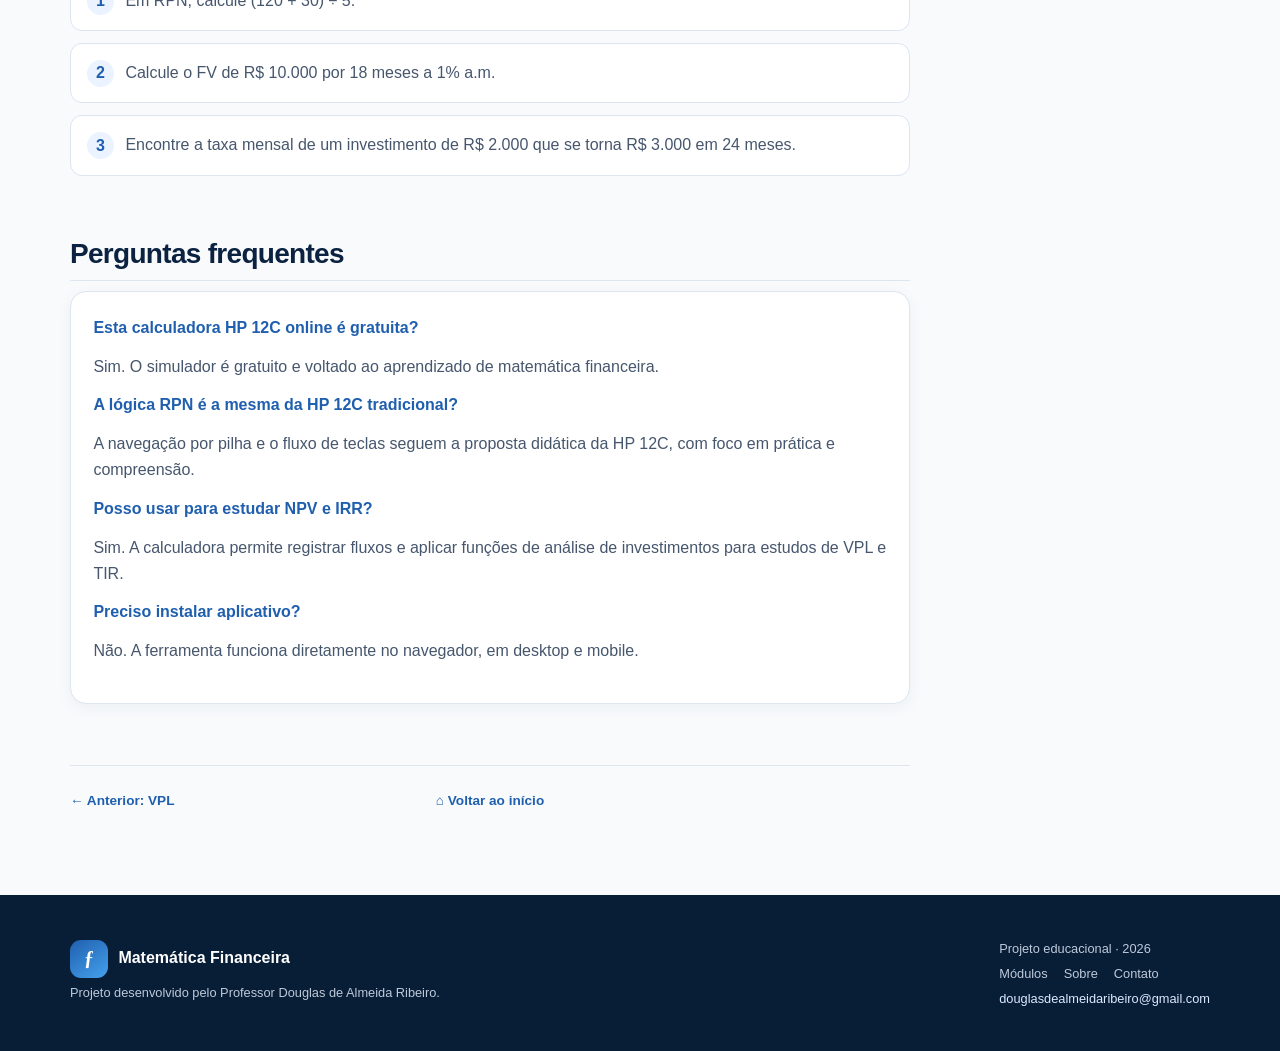
<file: pages/hp12c.html>
<!doctype html>
<html lang="pt-BR">
<head>
  <meta charset="utf-8">
  <meta name="viewport" content="width=device-width,initial-scale=1">
  <title>Calculadora HP 12C Online Grátis | Simulador RPN</title>
  <meta name="description" content="Use a calculadora HP 12C online grátis para juros compostos, financiamentos, NPV, IRR, amortização, datas e estatística. Simulador educacional com lógica RPN.">
  <meta name="robots" content="index, follow, max-image-preview:large">
  <meta name="application-name" content="Calculadora HP 12C Online Grátis">
  <meta name="theme-color" content="#0f5e46">
  <link rel="canonical" href="https://datacodebrasil.com/pages/hp12c.html">
  <meta property="og:type" content="website">
  <meta property="og:locale" content="pt_BR">
  <meta property="og:site_name" content="Matemática Financeira Interativa">
  <meta property="og:title" content="Calculadora HP 12C Online Grátis | Simulador RPN">
  <meta property="og:description" content="Use a calculadora HP 12C online grátis para juros compostos, financiamentos, NPV, IRR, amortização, datas e estatística. Simulador educacional com lógica RPN.">
  <meta property="og:url" content="https://datacodebrasil.com/pages/hp12c.html">
  <meta name="twitter:card" content="summary">
  <meta name="twitter:title" content="Calculadora HP 12C Online Grátis | Simulador RPN">
  <meta name="twitter:description" content="Use a calculadora HP 12C online grátis para juros compostos, financiamentos, NPV, IRR, amortização, datas e estatística. Simulador educacional com lógica RPN.">
  <link rel="stylesheet" href="../assets/css/styles.css">
  <script type="application/ld+json">
  {
    "@context": "https://schema.org",
    "@type": "WebApplication",
    "name": "Calculadora HP 12C Online Grátis",
    "url": "https://datacodebrasil.com/pages/hp12c.html",
    "description": "Calculadora HP 12C online grátis para praticar lógica RPN e resolver problemas de matemática financeira com TVM, NPV, IRR, amortização, datas e estatística.",
    "applicationCategory": "EducationalApplication",
    "operatingSystem": "Qualquer sistema com navegador moderno",
    "browserRequirements": "JavaScript habilitado",
    "inLanguage": "pt-BR",
    "isAccessibleForFree": true,
    "keywords": "calculadora hp 12c online, simulador hp 12c, hp 12c rpn, calculadora financeira online",
    "offers": {
      "@type": "Offer",
      "price": "0",
      "priceCurrency": "BRL"
    },
    "author": {
      "@type": "Person",
      "name": "Douglas de Almeida Ribeiro"
    }
  }
  </script>
  <script type="application/ld+json">
  {
    "@context": "https://schema.org",
    "@type": "EducationalApplication",
    "name": "Simulador HP 12C com Lógica RPN",
    "url": "https://datacodebrasil.com/pages/hp12c.html",
    "description": "Aplicação educacional gratuita para aprender matemática financeira com a lógica RPN e os registradores n, i, PV, PMT e FV.",
    "educationalUse": "ensino de matemática financeira",
    "learningResourceType": "simulador interativo",
    "teaches": [
      "juros compostos",
      "financiamentos",
      "valor presente líquido",
      "taxa interna de retorno",
      "amortização"
    ],
    "inLanguage": "pt-BR",
    "isAccessibleForFree": true,
    "author": {
      "@type": "Person",
      "name": "Douglas de Almeida Ribeiro"
    }
  }
  </script>
  <script type="application/ld+json">
  {
    "@context": "https://schema.org",
    "@type": "FAQPage",
    "mainEntity": [
      {
        "@type": "Question",
        "name": "Esta calculadora HP 12C online é gratuita?",
        "acceptedAnswer": {
          "@type": "Answer",
          "text": "Sim. O simulador é educacional e pode ser usado gratuitamente no navegador."
        }
      },
      {
        "@type": "Question",
        "name": "A lógica RPN da HP 12C é igual à da calculadora física?",
        "acceptedAnswer": {
          "@type": "Answer",
          "text": "A proposta didática é reproduzir o fluxo de teclas e a pilha RPN para prática em matemática financeira."
        }
      },
      {
        "@type": "Question",
        "name": "Posso calcular juros compostos e financiamentos nesta HP 12C online?",
        "acceptedAnswer": {
          "@type": "Answer",
          "text": "Sim. Você pode trabalhar com n, i, PV, PMT e FV para problemas de juros compostos, prestações e valor futuro."
        }
      },
      {
        "@type": "Question",
        "name": "O simulador também calcula NPV e IRR?",
        "acceptedAnswer": {
          "@type": "Answer",
          "text": "Sim. As funções de fluxo de caixa permitem calcular VPL/NPV e TIR/IRR em estudos de investimento."
        }
      }
    ]
  }
  </script>
  <script defer src="../assets/js/common.js"></script>
  <script defer src="../assets/js/hp12c.js?v=20260629-2"></script>
</head>
<body data-root=".." data-page="hp12c"><a class="skip-link" href="#conteudo">Pular para o conteúdo</a><div id="site-header"></div><main id="conteudo">
<header class="page-hero"><div class="container"><div class="breadcrumbs"><a href="../index.html">Início</a><span>›</span>Módulo 10</div><span class="eyebrow">Ferramenta financeira</span><h1>Calculadora HP 12C Online Grátis</h1><p>Use o simulador educacional para praticar lógica RPN, operações aritméticas e os cinco registradores financeiros diretamente no navegador.</p><div class="objective"><strong>Objetivo</strong><span>Usar a pilha RPN e resolver problemas com n, i, PV, PMT e FV.</span></div></div></header>
<div class="section"><div class="container lesson-layout"><article class="lesson-content">
<section id="conceito"><h2>Calculadora financeira e lógica RPN</h2><p>Uma calculadora financeira combina operações aritméticas com funções do valor do dinheiro no tempo, fluxo de caixa, títulos, datas, depreciação, estatística e programação. A HP 12C popularizou a <strong>Notação Polonesa Reversa (RPN)</strong>: primeiro entram os números, depois a operação.</p><p>Para calcular 8 + 5, digite <strong>8 ENTER 5 +</strong>. O ENTER empilha o primeiro valor; a operação usa os dois valores do topo.</p><div class="callout info"><span>ⓘ</span><div>Este é um <strong>simulador didático independente inspirado no arranjo clássico</strong>, não um produto oficial. As teclas principais, funções laranja e azul, memórias e programação por teclas são operacionais.</div></div></section>
<section id="o-que-e"><h2>O que é a calculadora HP 12C?</h2><p>A HP 12C é uma calculadora financeira clássica, amplamente usada em cursos e no mercado para resolver problemas de juros, financiamentos e avaliação de investimentos. Ela se destaca pelo método de entrada RPN e pelos registradores financeiros que tornam os cálculos mais rápidos quando o usuário domina a sequência de teclas.</p></section>
<section id="para-que-serve"><h2>Para que serve esta HP 12C online?</h2><p>Esta versão online foi preparada para estudo e prática. Você pode treinar operações de matemática financeira sem instalar nada: basta abrir no navegador e aplicar as teclas financeiras para simular situações reais de crédito, investimento e análise de fluxo de caixa.</p><p>É útil para alunos, concurseiros, profissionais de finanças e para quem quer revisar fundamentos de TVM com uma interface familiar.</p></section>
<section id="rpn"><h2>Como usar a lógica RPN?</h2><p>Na lógica RPN, a operação acontece após a entrada dos valores. Em vez de digitar 8 + 5 =, você informa <strong>8 ENTER 5 +</strong>. Esse padrão reduz o uso de parênteses e ajuda a manter o foco no fluxo de cálculo.</p><ul><li><strong>Passo 1:</strong> digite o primeiro número.</li><li><strong>Passo 2:</strong> pressione <strong>ENTER</strong> para empilhar.</li><li><strong>Passo 3:</strong> digite o segundo número.</li><li><strong>Passo 4:</strong> pressione a operação desejada.</li></ul></section>
<section id="simulador"><h2>Calculadora</h2><div class="hp-calculator-scroll" id="hpCalculatorViewport"><div class="hp-calculator-actions"><button class="hp-fullscreen-button" id="hpFullscreen" type="button" aria-controls="hpCalculatorViewport" aria-pressed="false"><span aria-hidden="true">⛶</span><span id="hpFullscreenLabel">Tela inteira</span></button></div><div class="hp-shell" data-hp12c>
  <div class="hp-top-panel">
    <div class="hp-brand"><span>DOUGLAS RIBEIRO <small>SIMULADOR EDUCACIONAL</small></span><span class="hp-logo">DR<br><b>12C</b></span></div>
    <div class="hp-display-frame">
      <div class="hp-display" role="status" aria-live="polite">
        <div class="hp-annunciators"><span id="hpPrefix"></span><span id="hpMode">END</span><span id="hpMemory"></span></div>
        <div id="hpDisplayValue">0,00</div>
        <div class="hp-status" id="hpStatus"></div>
      </div>
    </div>
    <div class="hp-registers" aria-label="Registradores financeiros"><div>n<strong data-register="n">0*</strong></div><div>i (%)<strong data-register="i">0*</strong></div><div>PV<strong data-register="PV">0*</strong></div><div>PMT<strong data-register="PMT">0*</strong></div><div>FV<strong data-register="FV">0*</strong></div></div>
  </div>
  <div class="hp-keyboard"><div class="hp-keys">
    <button class="hp-key financial-key" data-key="n" type="button" aria-label="n; f AMORT; g doze vezes"><span class="key-top">AMORT</span><span class="key-main">n</span><span class="key-bottom">12×</span></button>
    <button class="hp-key financial-key" data-key="i" type="button" aria-label="i; f juros simples; g dividido por doze"><span class="key-top">INT</span><span class="key-main">i</span><span class="key-bottom">12÷</span></button>
    <button class="hp-key financial-key" data-key="PV" type="button" aria-label="PV; f NPV; g CF zero"><span class="key-top">NPV</span><span class="key-main">PV</span><span class="key-bottom">CF₀</span></button>
    <button class="hp-key financial-key" data-key="PMT" type="button" aria-label="PMT; f arredondar; g CF j"><span class="key-top">RND</span><span class="key-main">PMT</span><span class="key-bottom">CFⱼ</span></button>
    <button class="hp-key financial-key" data-key="FV" type="button" aria-label="FV; f IRR; g N j"><span class="key-top">IRR</span><span class="key-main">FV</span><span class="key-bottom">Nⱼ</span></button>
    <button class="hp-key" data-key="CHS" type="button"><span class="key-main">CHS</span><span class="key-bottom">DATE</span></button>
    <button class="hp-key" data-key="7" type="button"><span class="key-main">7</span><span class="key-bottom">BEG</span></button>
    <button class="hp-key" data-key="8" type="button"><span class="key-main">8</span><span class="key-bottom">END</span></button>
    <button class="hp-key" data-key="9" type="button"><span class="key-main">9</span><span class="key-bottom">MEM</span></button>
    <button class="hp-key operator-key" data-key="/" type="button" aria-label="Dividir"><span class="key-main">÷</span></button>

    <button class="hp-key" data-key="POW" type="button"><span class="key-top">PRICE</span><span class="key-main">yˣ</span><span class="key-bottom">√x</span></button>
    <button class="hp-key" data-key="RECIP" type="button"><span class="key-main">1/x</span><span class="key-bottom">eˣ</span></button>
    <button class="hp-key" data-key="PCT_TOTAL" type="button"><span class="key-main">%T</span><span class="key-bottom">LN</span></button>
    <button class="hp-key" data-key="DELTA_PERCENT" type="button"><span class="key-main">Δ%</span><span class="key-bottom">FRAC</span></button>
    <button class="hp-key" data-key="PERCENT" type="button"><span class="key-main">%</span><span class="key-bottom">INTG</span></button>
    <button class="hp-key" data-key="EEX" type="button"><span class="key-main">EEX</span><span class="key-bottom">ΔDYS</span></button>
    <button class="hp-key" data-key="4" type="button"><span class="key-main">4</span><span class="key-bottom">D.MY</span></button>
    <button class="hp-key" data-key="5" type="button"><span class="key-main">5</span><span class="key-bottom">M.DY</span></button>
    <button class="hp-key" data-key="6" type="button"><span class="key-main">6</span><span class="key-bottom">x̄w</span></button>
    <button class="hp-key operator-key" data-key="*" type="button" aria-label="Multiplicar"><span class="key-main">×</span></button>

    <button class="hp-key" data-key="RS" type="button"><span class="key-top">P/R</span><span class="key-main">R/S</span><span class="key-bottom">PSE</span></button>
    <button class="hp-key" data-key="SST" type="button"><span class="key-top">CLEAR Σ</span><span class="key-main">SST</span><span class="key-bottom">BST</span></button>
    <button class="hp-key" data-key="RDOWN" type="button"><span class="key-top">CLEAR PRGM</span><span class="key-main">R↓</span><span class="key-bottom">GTO</span></button>
    <button class="hp-key" data-key="XSWAP" type="button"><span class="key-top">CLEAR FIN</span><span class="key-main">x↔y</span><span class="key-bottom">x≤y</span></button>
    <button class="hp-key" data-key="CLX" type="button"><span class="key-top">CLEAR REG</span><span class="key-main">CLx</span><span class="key-bottom">x=0</span></button>
    <button class="hp-key hp-enter" data-key="ENTER" type="button"><span class="key-top">PREFIX</span><span class="key-main">E<br>N<br>T<br>E<br>R</span><span class="key-bottom">LST x</span></button>
    <button class="hp-key" data-key="1" type="button"><span class="key-main">1</span><span class="key-bottom">x̂,r</span></button>
    <button class="hp-key" data-key="2" type="button"><span class="key-main">2</span><span class="key-bottom">ŷ,r</span></button>
    <button class="hp-key" data-key="3" type="button"><span class="key-main">3</span><span class="key-bottom">n!</span></button>
    <button class="hp-key operator-key" data-key="-" type="button" aria-label="Subtrair"><span class="key-main">−</span></button>

    <button class="hp-key" data-key="ON" type="button"><span class="key-main">ON</span></button>
    <button class="hp-key prefix-f" data-key="f" type="button"><span class="key-main">f</span></button>
    <button class="hp-key prefix-g" data-key="g" type="button"><span class="key-main">g</span></button>
    <button class="hp-key" data-key="STO" type="button"><span class="key-main">STO</span></button>
    <button class="hp-key" data-key="RCL" type="button"><span class="key-main">RCL</span></button>
    <button class="hp-key" data-key="0" type="button"><span class="key-main">0</span><span class="key-bottom">x̄</span></button>
    <button class="hp-key" data-key="." type="button" aria-label="Separador decimal; g desvio padrão"><span class="key-main">,</span><span class="key-bottom">s</span></button>
    <button class="hp-key" data-key="SIGMA" type="button"><span class="key-main">Σ+</span><span class="key-bottom">Σ−</span></button>
    <button class="hp-key operator-key" data-key="+" type="button" aria-label="Somar"><span class="key-main">+</span></button>
  </div><p class="hp-help">Laranja: pressione <strong>f</strong> antes da tecla. Azul: pressione <strong>g</strong>. Para STO/RCL, use R0–R9 ou ponto e dígito para R.0–R.9. Em estatística, registre cada par na ordem <strong>y ENTER x Σ+</strong>; use <strong>g 2</strong> para estimar ŷ a partir de x e <strong>g 1</strong> para estimar x̂ a partir de y.</p></div>
</div></div></section>
<section id="teclas"><h2>Como usar os registradores</h2><ul><li><strong>n:</strong> número de períodos.</li><li><strong>i:</strong> taxa percentual por período (digite 1, e não 0,01, para 1%).</li><li><strong>PV:</strong> valor presente; <strong>PMT:</strong> prestação; <strong>FV:</strong> valor futuro.</li></ul><p>Digite um número e pressione uma tecla financeira para armazená-lo. Depois de informar <strong>três variáveis compatíveis</strong>, pressione diretamente a tecla da incógnita — sem digitar outro valor — para calculá-la. Os registros de fluxo não informados são considerados iguais a zero e aparecem como <strong>0*</strong>. Use <strong>CHS</strong> para trocar o sinal.</p><div class="callout info"><span>f/g</span><div><strong>Funções completas:</strong> TVM, AMORT, INT, NPV, IRR, fluxo de caixa, títulos PRICE/YTM, depreciação SL/SOYD/DB, datas DATE/ΔDYS, estatística, regressão, 20 memórias com aritmética, formatos de exibição, BEGIN/END e programação por R/S, P/R, SST, BST, GTO e testes condicionais.</div></div></section>
<section id="juros-compostos"><h2>Como calcular juros compostos na HP 12C?</h2><p>Em juros compostos, informe três variáveis e peça a quarta. Exemplo clássico para encontrar o valor futuro:</p><div class="calculation">5.000 [CHS] [PV] · 24 [n] · 1,2 [i] · [FV]</div><p>Nesse caso, o simulador retorna o montante ao final de 24 períodos com taxa de 1,2% ao período. Lembre-se de manter a unidade coerente: se n está em meses, i também deve estar ao mês.</p></section>
<section id="financiamentos"><h2>Como calcular financiamentos usando PV, FV, PMT, i e n?</h2><p>Para financiamentos, é comum determinar a prestação PMT a partir de valor presente (PV), prazo (n), taxa (i) e saldo final (FV). Quando não há saldo ao final, considere FV = 0.</p><div class="calculation">20000 [PV] · 24 [n] · 1,5 [i] · [PMT]</div><p>Se o sinal estiver invertido em relação ao que você espera, use <strong>CHS</strong>. O importante é manter consistência de entradas e saídas de caixa durante o raciocínio financeiro.</p></section>
<section id="npv-irr"><h2>Como calcular NPV e IRR?</h2><p>Na análise de investimentos, registre os fluxos de caixa e utilize as funções de VPL/NPV e TIR/IRR. A ideia é comparar entradas e saídas descontadas por uma taxa mínima de atratividade.</p><ul><li><strong>NPV (VPL):</strong> mede o valor agregado do projeto em moeda de hoje.</li><li><strong>IRR (TIR):</strong> estima a taxa implícita de retorno dos fluxos.</li></ul><p>Projetos com NPV positivo tendem a ser atrativos e a comparação entre IRR e taxa mínima ajuda na decisão.</p></section>
<section id="exemplos"><h2>Exemplos resolvidos</h2><div class="worked-example"><h3>Financiamento: descobrir a prestação</h3><p>Financiamento de R$ 20.000 em 24 meses a 1,5% a.m., sem saldo final:</p><div class="calculation">24 [n] · 1,5 [i] · 20.000 [PV] · [PMT]<br>FV não informado = 0 · Resultado ≈ −R$ 998,48</div><p>A prestação é negativa porque representa saída para quem recebeu o financiamento.</p></div><br><div class="worked-example"><h3>Investimento: descobrir o valor futuro</h3><p>Aplicação inicial de R$ 5.000 por 36 meses a 0,8% a.m., sem aportes:</p><div class="calculation">5.000 [CHS] [PV] · 36 [n] · 0,8 [i] · [FV]<br>PMT não informado = 0 · Resultado ≈ R$ 6.661,15</div></div></section>
<section id="praticos"><h2>Exemplos práticos de uso</h2><div class="exercises"><div class="exercise"><p><strong>Crédito pessoal:</strong> compare duas taxas mensais para o mesmo prazo e avalie o impacto na prestação PMT.</p></div><div class="exercise"><p><strong>Compra parcelada:</strong> use PV e PMT para estimar o custo efetivo de diferentes propostas.</p></div><div class="exercise"><p><strong>Investimento:</strong> modele uma saída inicial e entradas futuras para decidir com NPV e IRR.</p></div></div></section>
<section id="exercicios"><h2>Exercícios propostos</h2><div class="exercises"><div class="exercise"><p>Em RPN, calcule (120 + 30) ÷ 5.</p></div><div class="exercise"><p>Calcule o FV de R$ 10.000 por 18 meses a 1% a.m.</p></div><div class="exercise"><p>Encontre a taxa mensal de um investimento de R$ 2.000 que se torna R$ 3.000 em 24 meses.</p></div></div></section>
<section id="faq"><h2>Perguntas frequentes</h2><div class="worked-example"><h3>Esta calculadora HP 12C online é gratuita?</h3><p>Sim. O simulador é gratuito e voltado ao aprendizado de matemática financeira.</p><h3>A lógica RPN é a mesma da HP 12C tradicional?</h3><p>A navegação por pilha e o fluxo de teclas seguem a proposta didática da HP 12C, com foco em prática e compreensão.</p><h3>Posso usar para estudar NPV e IRR?</h3><p>Sim. A calculadora permite registrar fluxos e aplicar funções de análise de investimentos para estudos de VPL e TIR.</p><h3>Preciso instalar aplicativo?</h3><p>Não. A ferramenta funciona diretamente no navegador, em desktop e mobile.</p></div></section>
<nav class="topic-nav"><a href="vpl.html">← Anterior: VPL</a><a class="home-link" href="../index.html">⌂ Voltar ao início</a><span></span></nav>
</article><aside class="side-index"><strong>NESTE MÓDULO</strong><a href="#conceito">Lógica RPN</a><a href="#o-que-e">O que é a HP 12C</a><a href="#para-que-serve">Para que serve</a><a href="#simulador">Calculadora</a><a href="#teclas">Registradores</a><a href="#juros-compostos">Juros compostos</a><a href="#financiamentos">Financiamentos</a><a href="#npv-irr">NPV e IRR</a><a href="#exemplos">Exemplos</a><a href="#faq">FAQ</a></aside></div></div></main><div id="site-footer"></div></body></html>
</file>
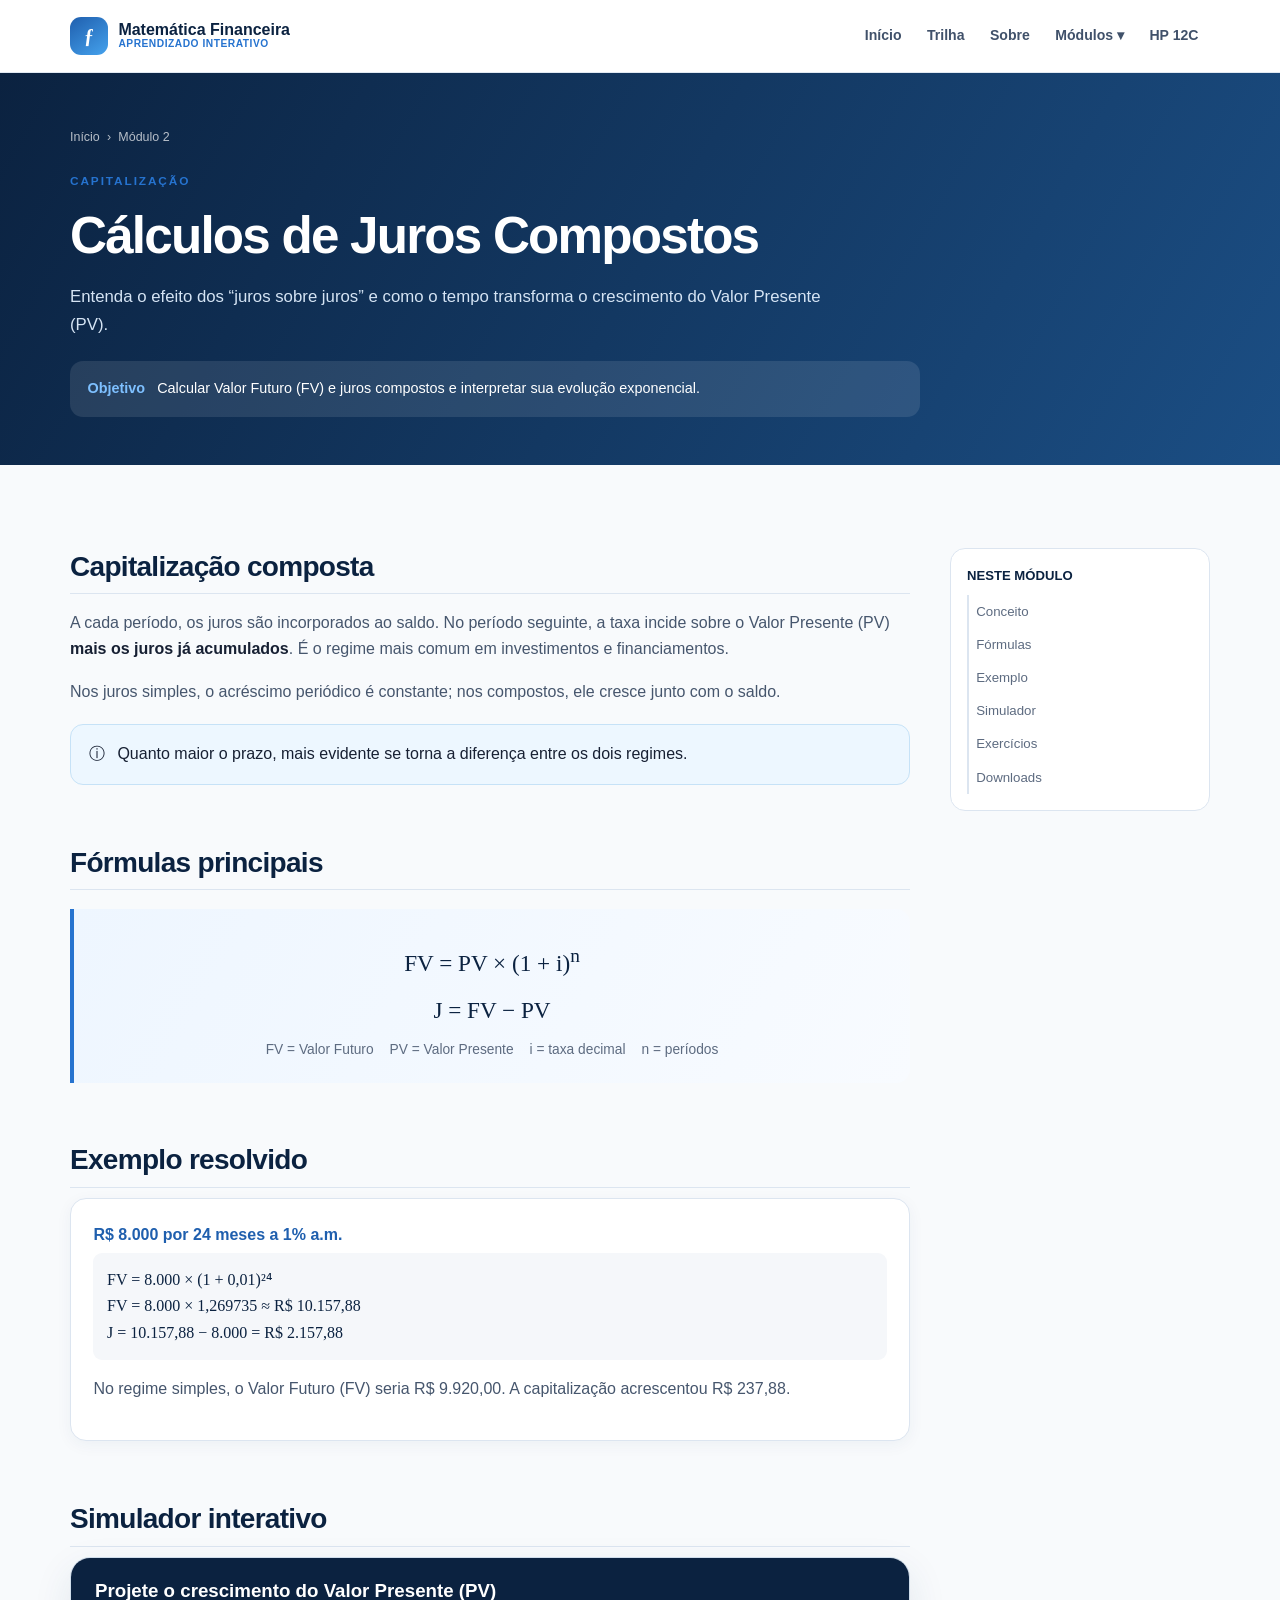
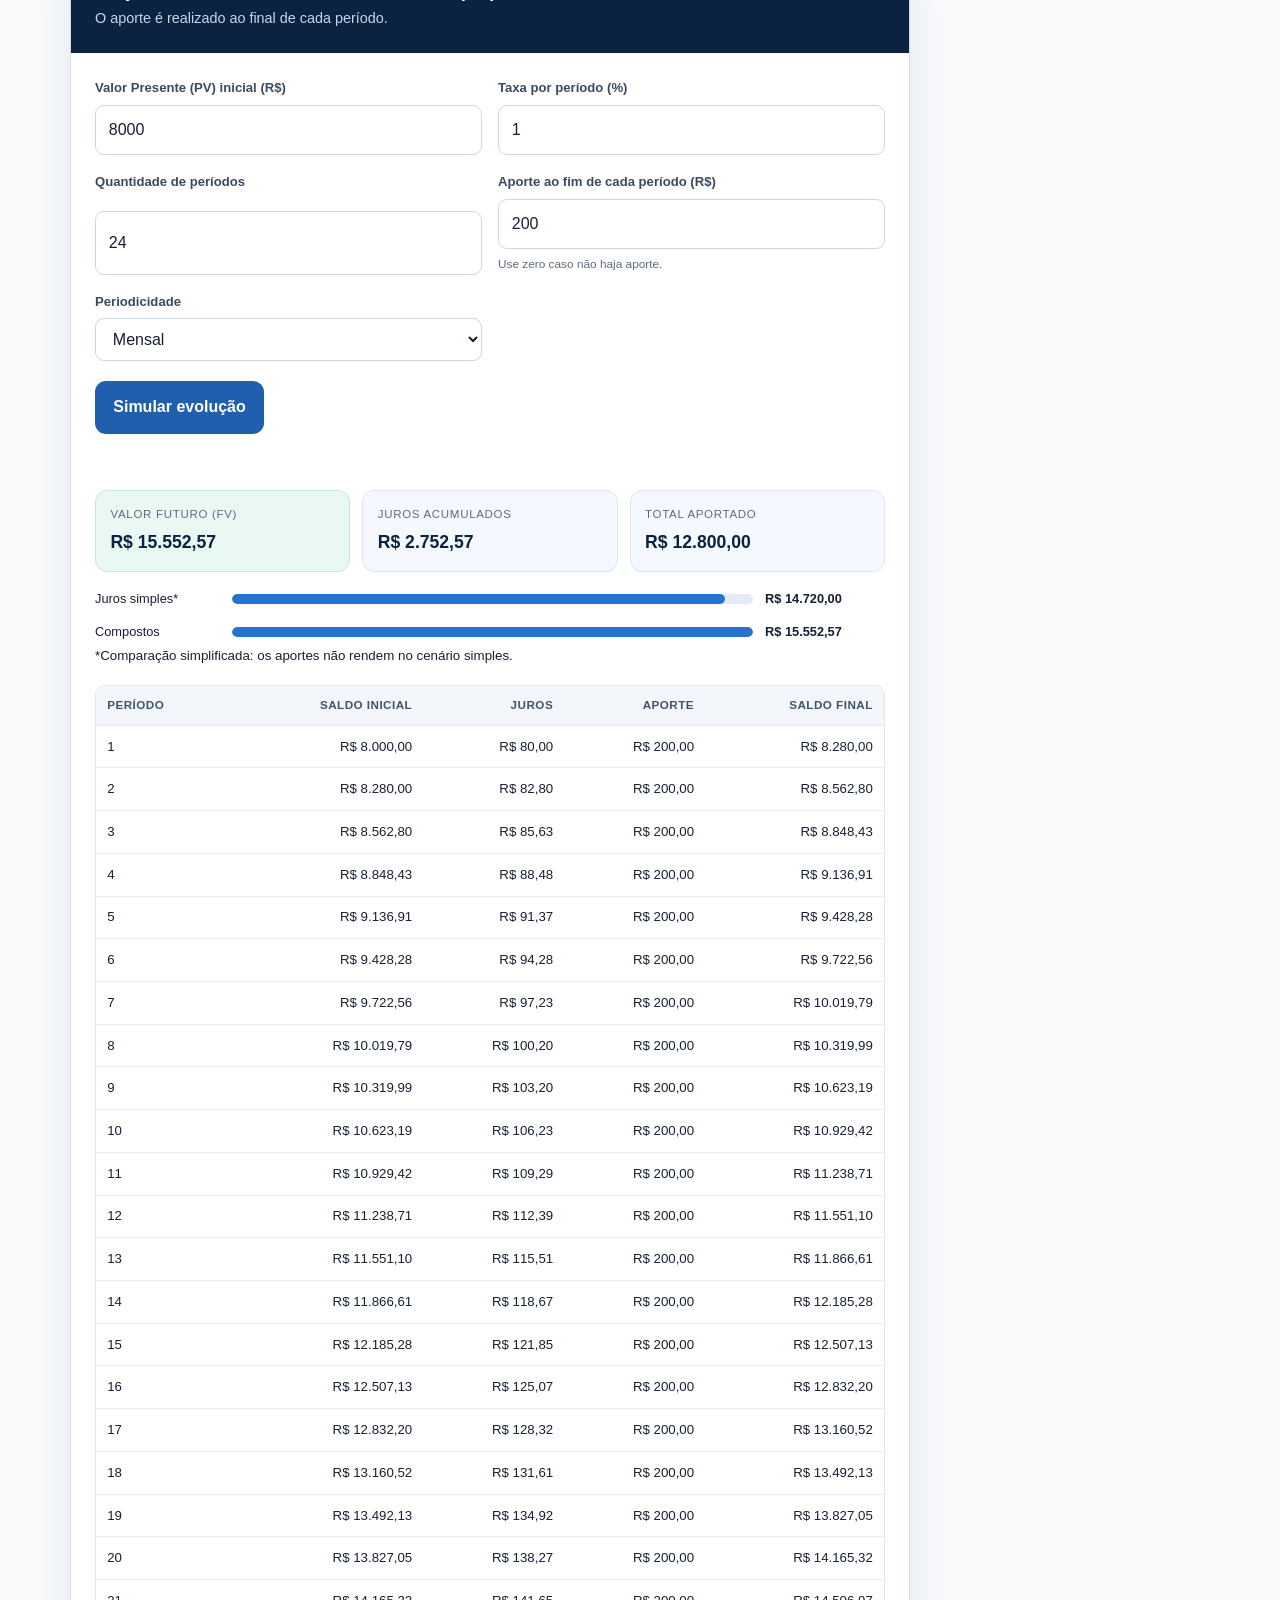
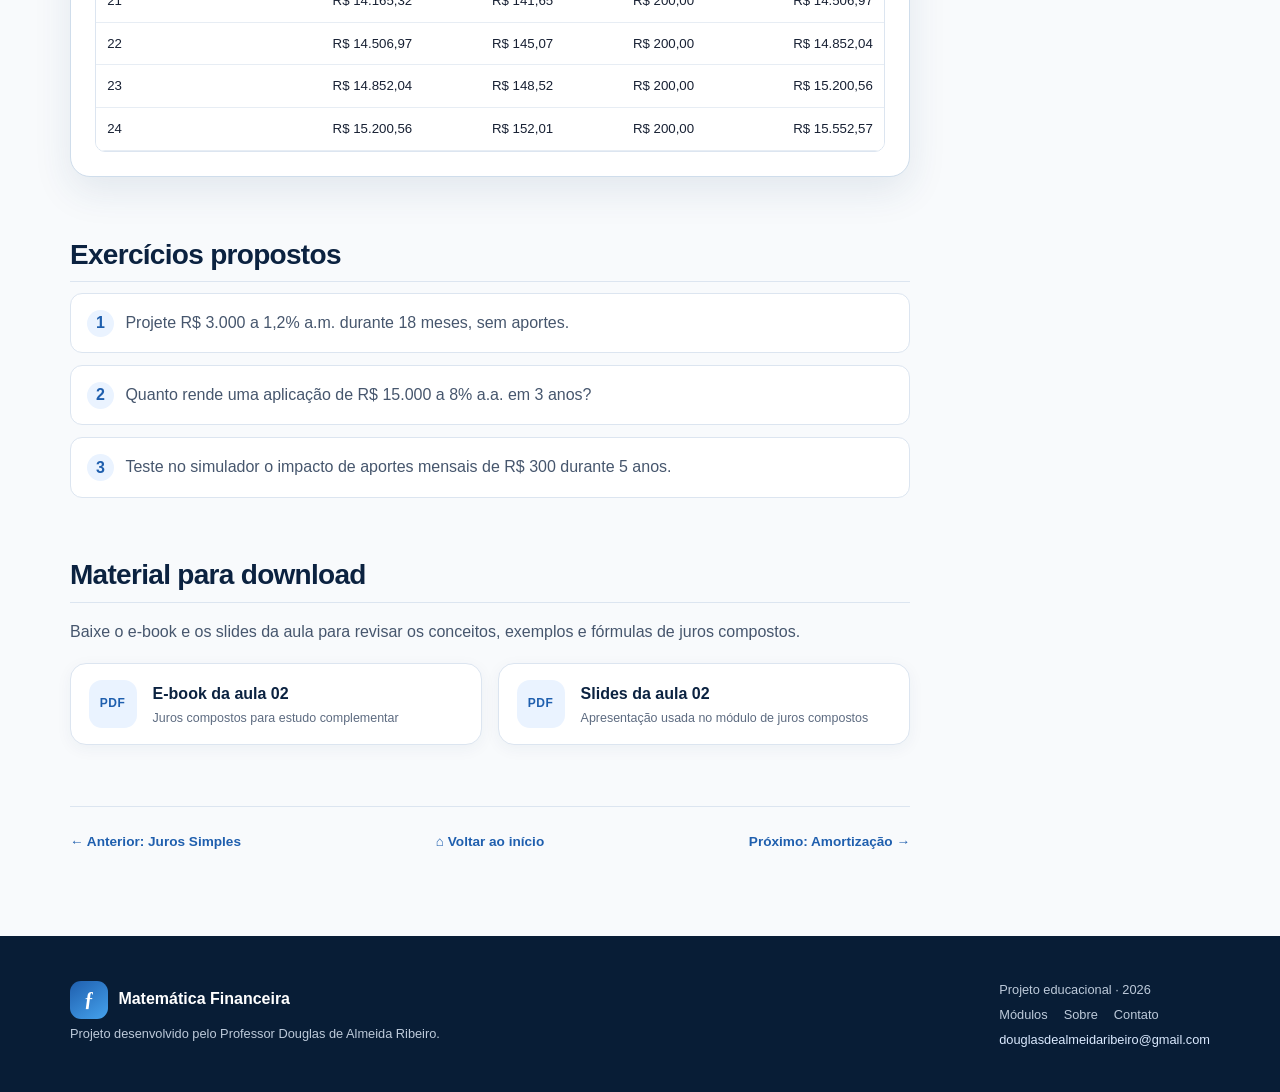
<file: pages/juros-compostos.html>
<!doctype html>
<html lang="pt-BR">
<head><meta charset="utf-8"><meta name="viewport" content="width=device-width,initial-scale=1"><meta name="description" content="Aprenda juros compostos e simule aportes."><title>Juros Compostos | Matemática Financeira</title><link rel="stylesheet" href="../assets/css/styles.css"><script defer src="../assets/js/common.js"></script><script defer src="../assets/js/finance.js"></script><script defer src="../assets/js/simuladores.js"></script></head>
<body data-root=".." data-page="juros-compostos"><a class="skip-link" href="#conteudo">Pular para o conteúdo</a><div id="site-header"></div><main id="conteudo">
<header class="page-hero"><div class="container"><div class="breadcrumbs"><a href="../index.html">Início</a><span>›</span>Módulo 2</div><span class="eyebrow">Capitalização</span><h1>Cálculos de Juros Compostos</h1><p>Entenda o efeito dos “juros sobre juros” e como o tempo transforma o crescimento do Valor Presente (PV).</p><div class="objective"><strong>Objetivo</strong><span>Calcular Valor Futuro (FV) e juros compostos e interpretar sua evolução exponencial.</span></div></div></header>
<div class="section"><div class="container lesson-layout"><article class="lesson-content">
<section id="conceito"><h2>Capitalização composta</h2><p>A cada período, os juros são incorporados ao saldo. No período seguinte, a taxa incide sobre o Valor Presente (PV) <strong>mais os juros já acumulados</strong>. É o regime mais comum em investimentos e financiamentos.</p><p>Nos juros simples, o acréscimo periódico é constante; nos compostos, ele cresce junto com o saldo.</p><div class="callout info"><span>ⓘ</span><div>Quanto maior o prazo, mais evidente se torna a diferença entre os dois regimes.</div></div></section>
<section id="formulas"><h2>Fórmulas principais</h2><div class="formula-box"><div class="formula">FV = PV × (1 + i)<sup>n</sup></div><div class="formula">J = FV − PV</div><div class="formula-legend"><span>FV = Valor Futuro</span><span>PV = Valor Presente</span><span>i = taxa decimal</span><span>n = períodos</span></div></div></section>
<section id="exemplo"><h2>Exemplo resolvido</h2><div class="worked-example"><h3>R$ 8.000 por 24 meses a 1% a.m.</h3><div class="calculation">FV = 8.000 × (1 + 0,01)²⁴<br>FV = 8.000 × 1,269735 ≈ R$ 10.157,88<br>J = 10.157,88 − 8.000 = R$ 2.157,88</div><p>No regime simples, o Valor Futuro (FV) seria R$ 9.920,00. A capitalização acrescentou R$ 237,88.</p></div></section>
<section id="simulador"><h2>Simulador interativo</h2><div class="simulator" data-simulator="juros-compostos"><div class="simulator-head"><h3>Projete o crescimento do Valor Presente (PV)</h3><p>O aporte é realizado ao final de cada período.</p></div><div class="simulator-body"><form class="form-grid">
<div class="field"><label for="capital">Valor Presente (PV) inicial (R$)</label><input id="capital" inputmode="decimal" value="8000" required></div><div class="field"><label for="taxa">Taxa por período (%)</label><input id="taxa" inputmode="decimal" value="1" required></div><div class="field"><label for="periodos">Quantidade de períodos</label><input id="periodos" inputmode="numeric" value="24" required></div><div class="field"><label for="aporte">Aporte ao fim de cada período (R$)</label><input id="aporte" inputmode="decimal" value="200"><small>Use zero caso não haja aporte.</small></div><div class="field"><label for="periodicidade">Periodicidade</label><select id="periodicidade"><option>Mensal</option><option>Anual</option><option>Diária</option></select></div><div class="form-actions"><button class="btn btn-primary" type="submit">Simular evolução</button></div><div class="error-message" aria-live="assertive"></div></form><div class="result-area" aria-live="polite"></div></div></div></section>
<section id="exercicios"><h2>Exercícios propostos</h2><div class="exercises"><div class="exercise"><p>Projete R$ 3.000 a 1,2% a.m. durante 18 meses, sem aportes.</p></div><div class="exercise"><p>Quanto rende uma aplicação de R$ 15.000 a 8% a.a. em 3 anos?</p></div><div class="exercise"><p>Teste no simulador o impacto de aportes mensais de R$ 300 durante 5 anos.</p></div></div></section>
<section id="materiais"><h2>Material para download</h2><p>Baixe o e-book e os slides da aula para revisar os conceitos, exemplos e fórmulas de juros compostos.</p><div class="download-grid"><a class="download-card" href="../assets/downloads/juros-compostos/ebook-aula-02-juros-compostos.pdf" download><span class="download-icon" aria-hidden="true">PDF</span><div><strong>E-book da aula 02</strong><small>Juros compostos para estudo complementar</small></div></a><a class="download-card" href="../assets/downloads/juros-compostos/slides-aula-02-juros-compostos.pdf" download><span class="download-icon" aria-hidden="true">PDF</span><div><strong>Slides da aula 02</strong><small>Apresentação usada no módulo de juros compostos</small></div></a></div></section>
<nav class="topic-nav"><a href="juros-simples.html">← Anterior: Juros Simples</a><a class="home-link" href="../index.html">⌂ Voltar ao início</a><a href="amortizacao.html">Próximo: Amortização →</a></nav>
</article><aside class="side-index"><strong>NESTE MÓDULO</strong><a href="#conceito">Conceito</a><a href="#formulas">Fórmulas</a><a href="#exemplo">Exemplo</a><a href="#simulador">Simulador</a><a href="#exercicios">Exercícios</a><a href="#materiais">Downloads</a></aside></div></div></main><div id="site-footer"></div></body></html>
</file>
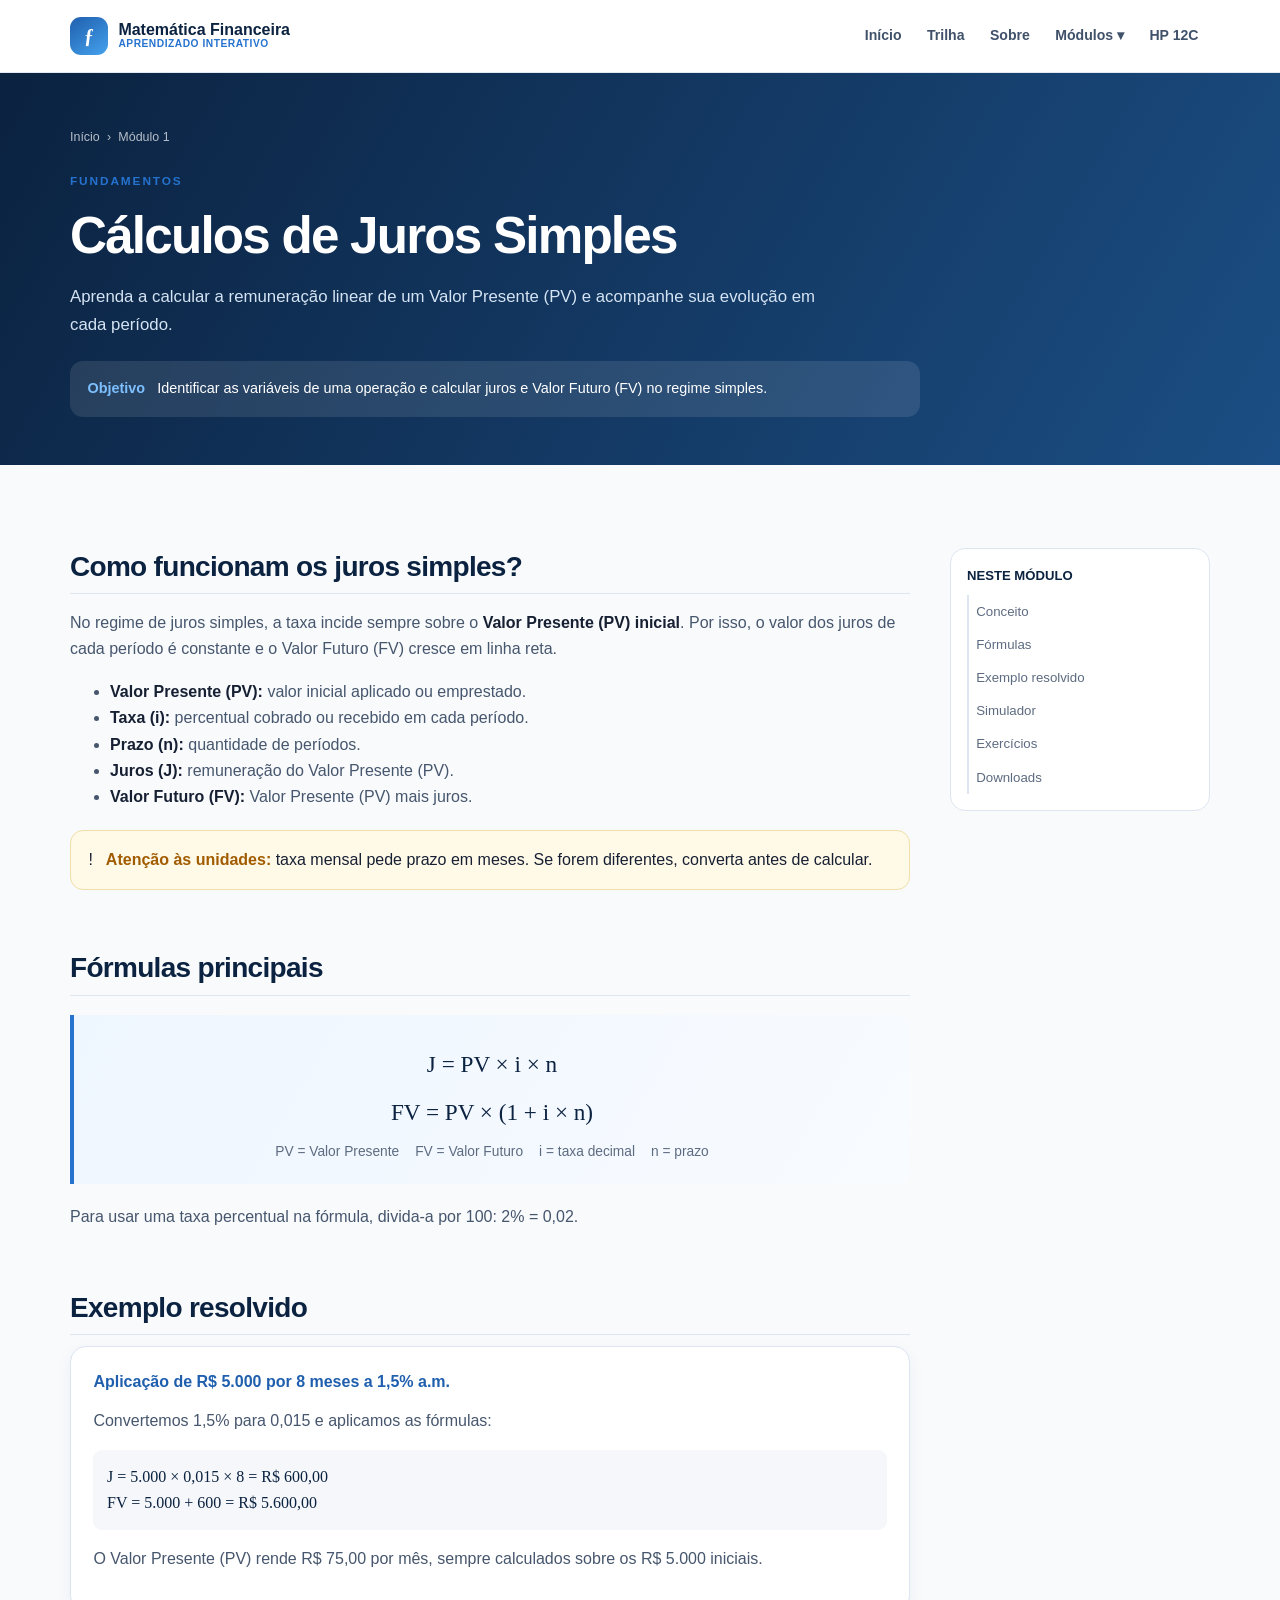
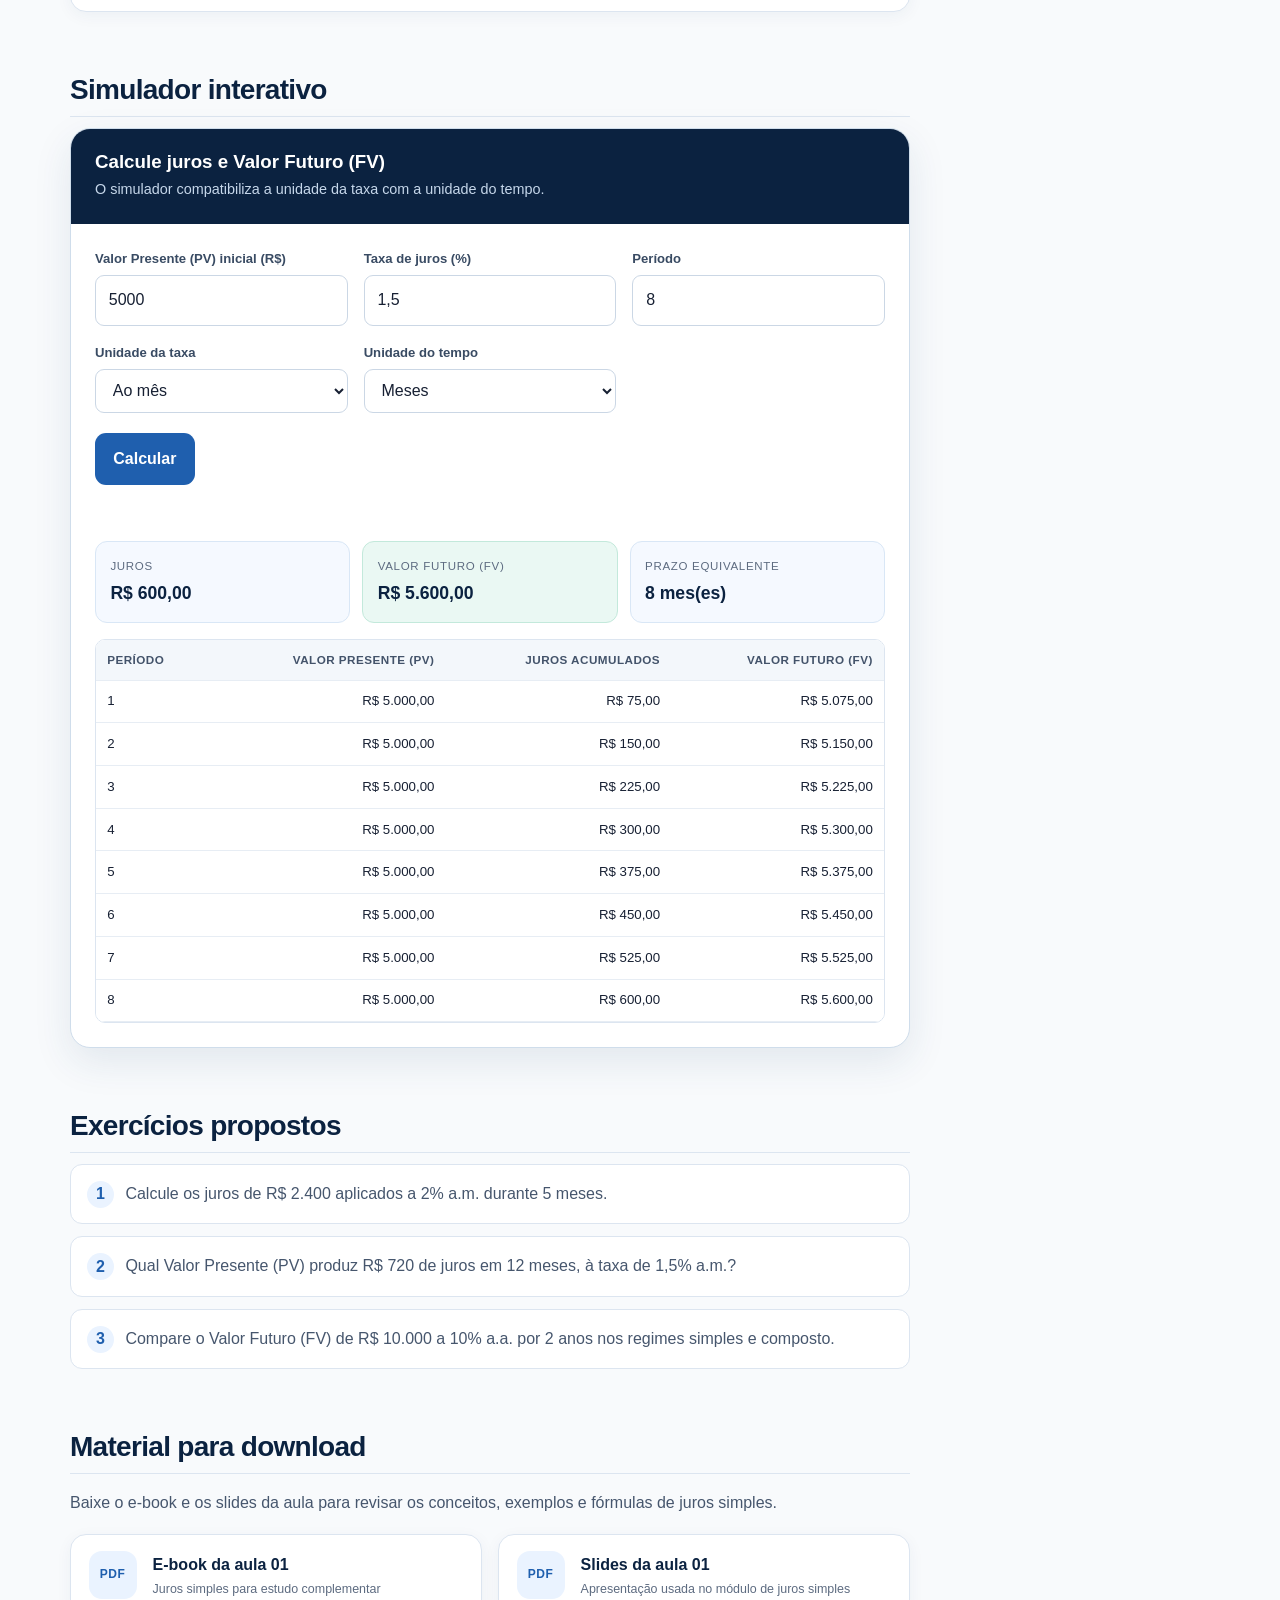
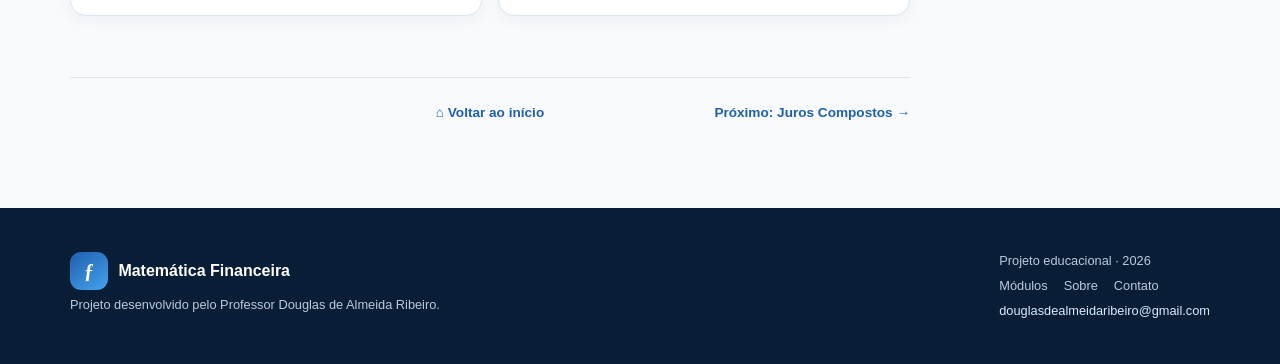
<file: pages/juros-simples.html>
<!doctype html>
<html lang="pt-BR">
<head><meta charset="utf-8"><meta name="viewport" content="width=device-width,initial-scale=1"><meta name="description" content="Aprenda juros simples com teoria, exemplo e simulador."><title>Juros Simples | Matemática Financeira</title><link rel="stylesheet" href="../assets/css/styles.css"><script defer src="../assets/js/common.js"></script><script defer src="../assets/js/finance.js"></script><script defer src="../assets/js/simuladores.js"></script></head>
<body data-root=".." data-page="juros-simples">
<a class="skip-link" href="#conteudo">Pular para o conteúdo</a><div id="site-header"></div>
<main id="conteudo">
  <header class="page-hero"><div class="container"><div class="breadcrumbs"><a href="../index.html">Início</a><span>›</span>Módulo 1</div><span class="eyebrow">Fundamentos</span><h1>Cálculos de Juros Simples</h1><p>Aprenda a calcular a remuneração linear de um Valor Presente (PV) e acompanhe sua evolução em cada período.</p><div class="objective"><strong>Objetivo</strong><span>Identificar as variáveis de uma operação e calcular juros e Valor Futuro (FV) no regime simples.</span></div></div></header>
  <div class="section"><div class="container lesson-layout"><article class="lesson-content">
    <section id="conceito"><h2>Como funcionam os juros simples?</h2><p>No regime de juros simples, a taxa incide sempre sobre o <strong>Valor Presente (PV) inicial</strong>. Por isso, o valor dos juros de cada período é constante e o Valor Futuro (FV) cresce em linha reta.</p><ul><li><strong>Valor Presente (PV):</strong> valor inicial aplicado ou emprestado.</li><li><strong>Taxa (i):</strong> percentual cobrado ou recebido em cada período.</li><li><strong>Prazo (n):</strong> quantidade de períodos.</li><li><strong>Juros (J):</strong> remuneração do Valor Presente (PV).</li><li><strong>Valor Futuro (FV):</strong> Valor Presente (PV) mais juros.</li></ul><div class="callout"><span>!</span><div><strong>Atenção às unidades:</strong> taxa mensal pede prazo em meses. Se forem diferentes, converta antes de calcular.</div></div></section>
    <section id="formulas"><h2>Fórmulas principais</h2><div class="formula-box"><div class="formula">J = PV × i × n</div><div class="formula">FV = PV × (1 + i × n)</div><div class="formula-legend"><span>PV = Valor Presente</span><span>FV = Valor Futuro</span><span>i = taxa decimal</span><span>n = prazo</span></div></div><p>Para usar uma taxa percentual na fórmula, divida-a por 100: 2% = 0,02.</p></section>
    <section id="exemplo"><h2>Exemplo resolvido</h2><div class="worked-example"><h3>Aplicação de R$ 5.000 por 8 meses a 1,5% a.m.</h3><p>Convertemos 1,5% para 0,015 e aplicamos as fórmulas:</p><div class="calculation">J = 5.000 × 0,015 × 8 = R$ 600,00<br>FV = 5.000 + 600 = R$ 5.600,00</div><p>O Valor Presente (PV) rende R$ 75,00 por mês, sempre calculados sobre os R$ 5.000 iniciais.</p></div></section>
    <section id="simulador"><h2>Simulador interativo</h2><div class="simulator" data-simulator="juros-simples"><div class="simulator-head"><h3>Calcule juros e Valor Futuro (FV)</h3><p>O simulador compatibiliza a unidade da taxa com a unidade do tempo.</p></div><div class="simulator-body"><form class="form-grid cols-3">
      <div class="field"><label for="capital">Valor Presente (PV) inicial (R$)</label><input id="capital" inputmode="decimal" value="5000" required></div>
      <div class="field"><label for="taxa">Taxa de juros (%)</label><input id="taxa" inputmode="decimal" value="1,5" required></div>
      <div class="field"><label for="periodos">Período</label><input id="periodos" inputmode="decimal" value="8" required></div>
      <div class="field"><label for="unidadeTaxa">Unidade da taxa</label><select id="unidadeTaxa"><option value="mes">Ao mês</option><option value="dia">Ao dia</option><option value="ano">Ao ano</option></select></div>
      <div class="field"><label for="unidadeTempo">Unidade do tempo</label><select id="unidadeTempo"><option value="mes">Meses</option><option value="dia">Dias</option><option value="ano">Anos</option></select></div>
      <div class="form-actions"><button class="btn btn-primary" type="submit">Calcular</button></div><div class="error-message" aria-live="assertive"></div>
    </form><div class="result-area" aria-live="polite"></div></div></div></section>
    <section id="exercicios"><h2>Exercícios propostos</h2><div class="exercises"><div class="exercise"><p>Calcule os juros de R$ 2.400 aplicados a 2% a.m. durante 5 meses.</p></div><div class="exercise"><p>Qual Valor Presente (PV) produz R$ 720 de juros em 12 meses, à taxa de 1,5% a.m.?</p></div><div class="exercise"><p>Compare o Valor Futuro (FV) de R$ 10.000 a 10% a.a. por 2 anos nos regimes simples e composto.</p></div></div></section>
    <section id="materiais"><h2>Material para download</h2><p>Baixe o e-book e os slides da aula para revisar os conceitos, exemplos e fórmulas de juros simples.</p><div class="download-grid"><a class="download-card" href="../assets/downloads/juros-simples/ebook-aula-01-juros-simples.pdf" download><span class="download-icon" aria-hidden="true">PDF</span><div><strong>E-book da aula 01</strong><small>Juros simples para estudo complementar</small></div></a><a class="download-card" href="../assets/downloads/juros-simples/slides-aula-01-juros-simples.pdf" download><span class="download-icon" aria-hidden="true">PDF</span><div><strong>Slides da aula 01</strong><small>Apresentação usada no módulo de juros simples</small></div></a></div></section>
    <nav class="topic-nav" aria-label="Navegação entre módulos"><span></span><a class="home-link" href="../index.html">⌂ Voltar ao início</a><a href="juros-compostos.html">Próximo: Juros Compostos →</a></nav>
  </article><aside class="side-index"><strong>NESTE MÓDULO</strong><a href="#conceito">Conceito</a><a href="#formulas">Fórmulas</a><a href="#exemplo">Exemplo resolvido</a><a href="#simulador">Simulador</a><a href="#exercicios">Exercícios</a><a href="#materiais">Downloads</a></aside></div></div>
</main><div id="site-footer"></div></body></html>
</file>
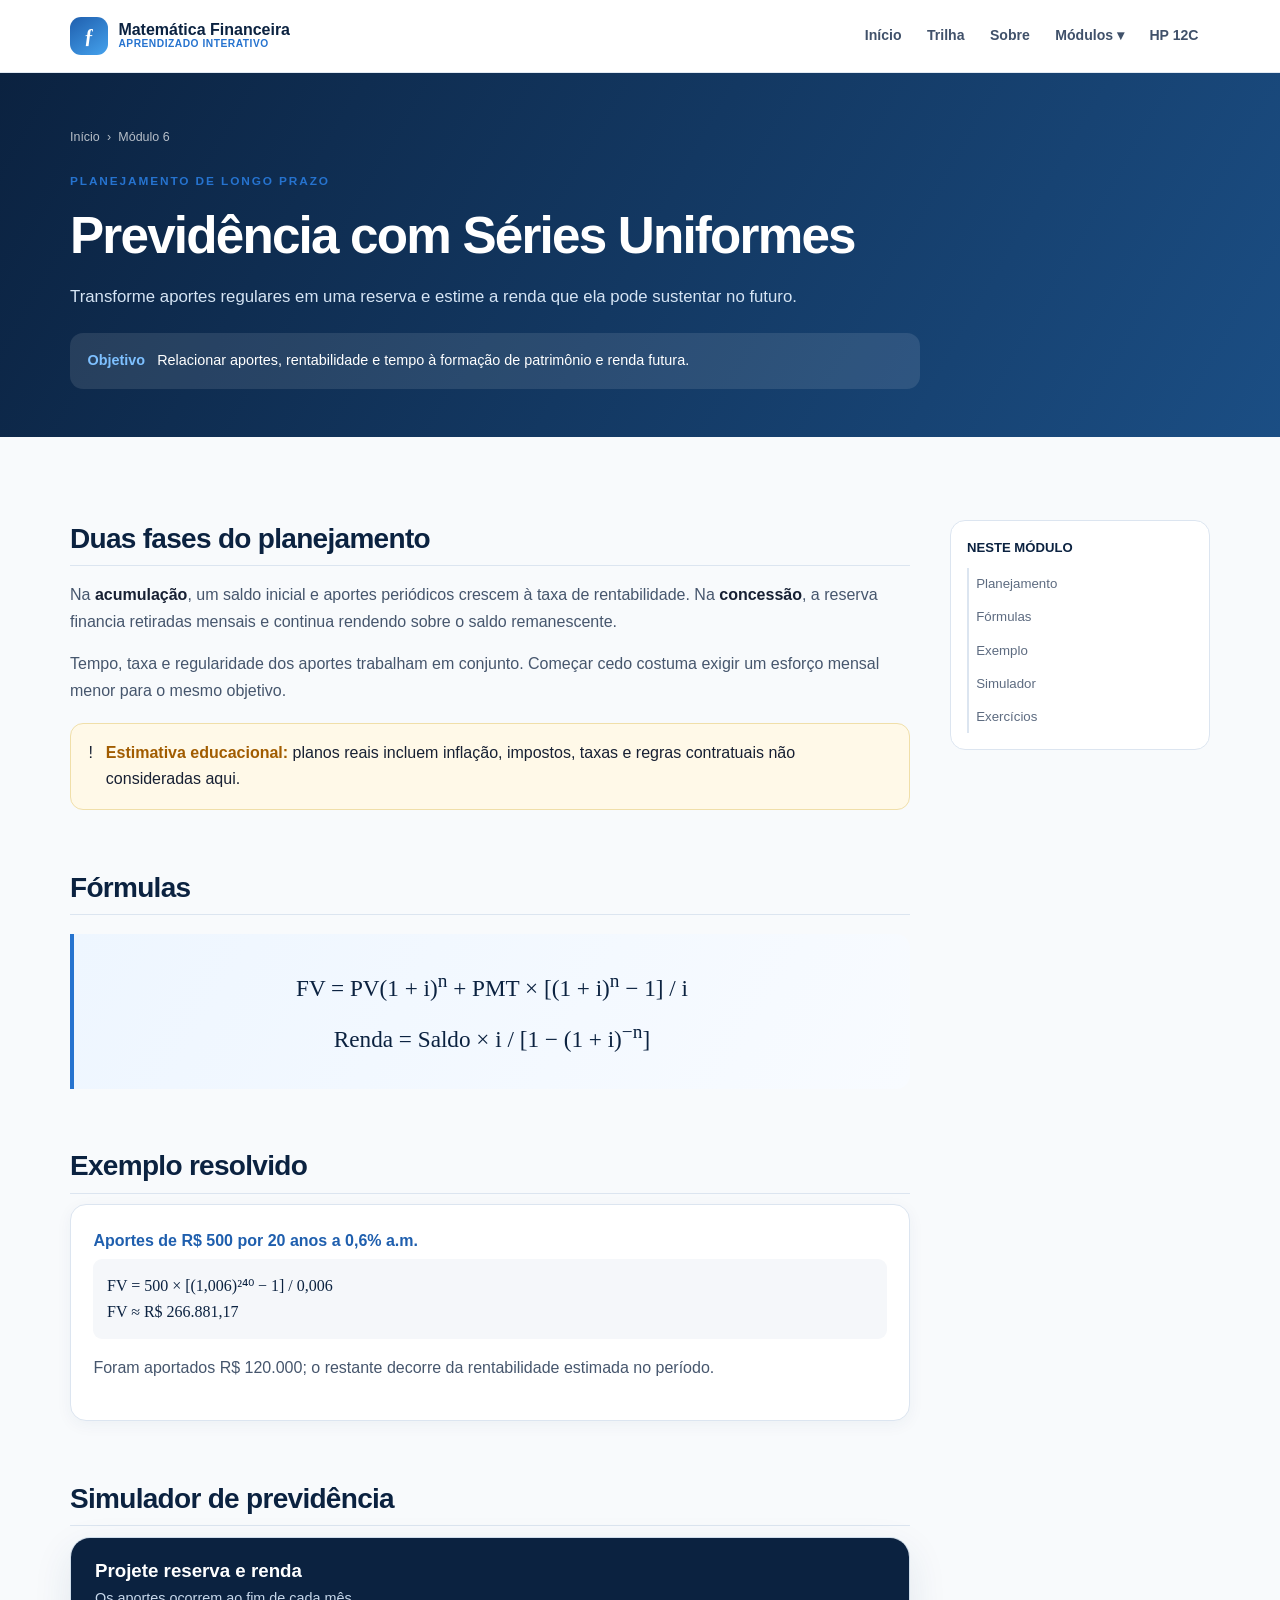
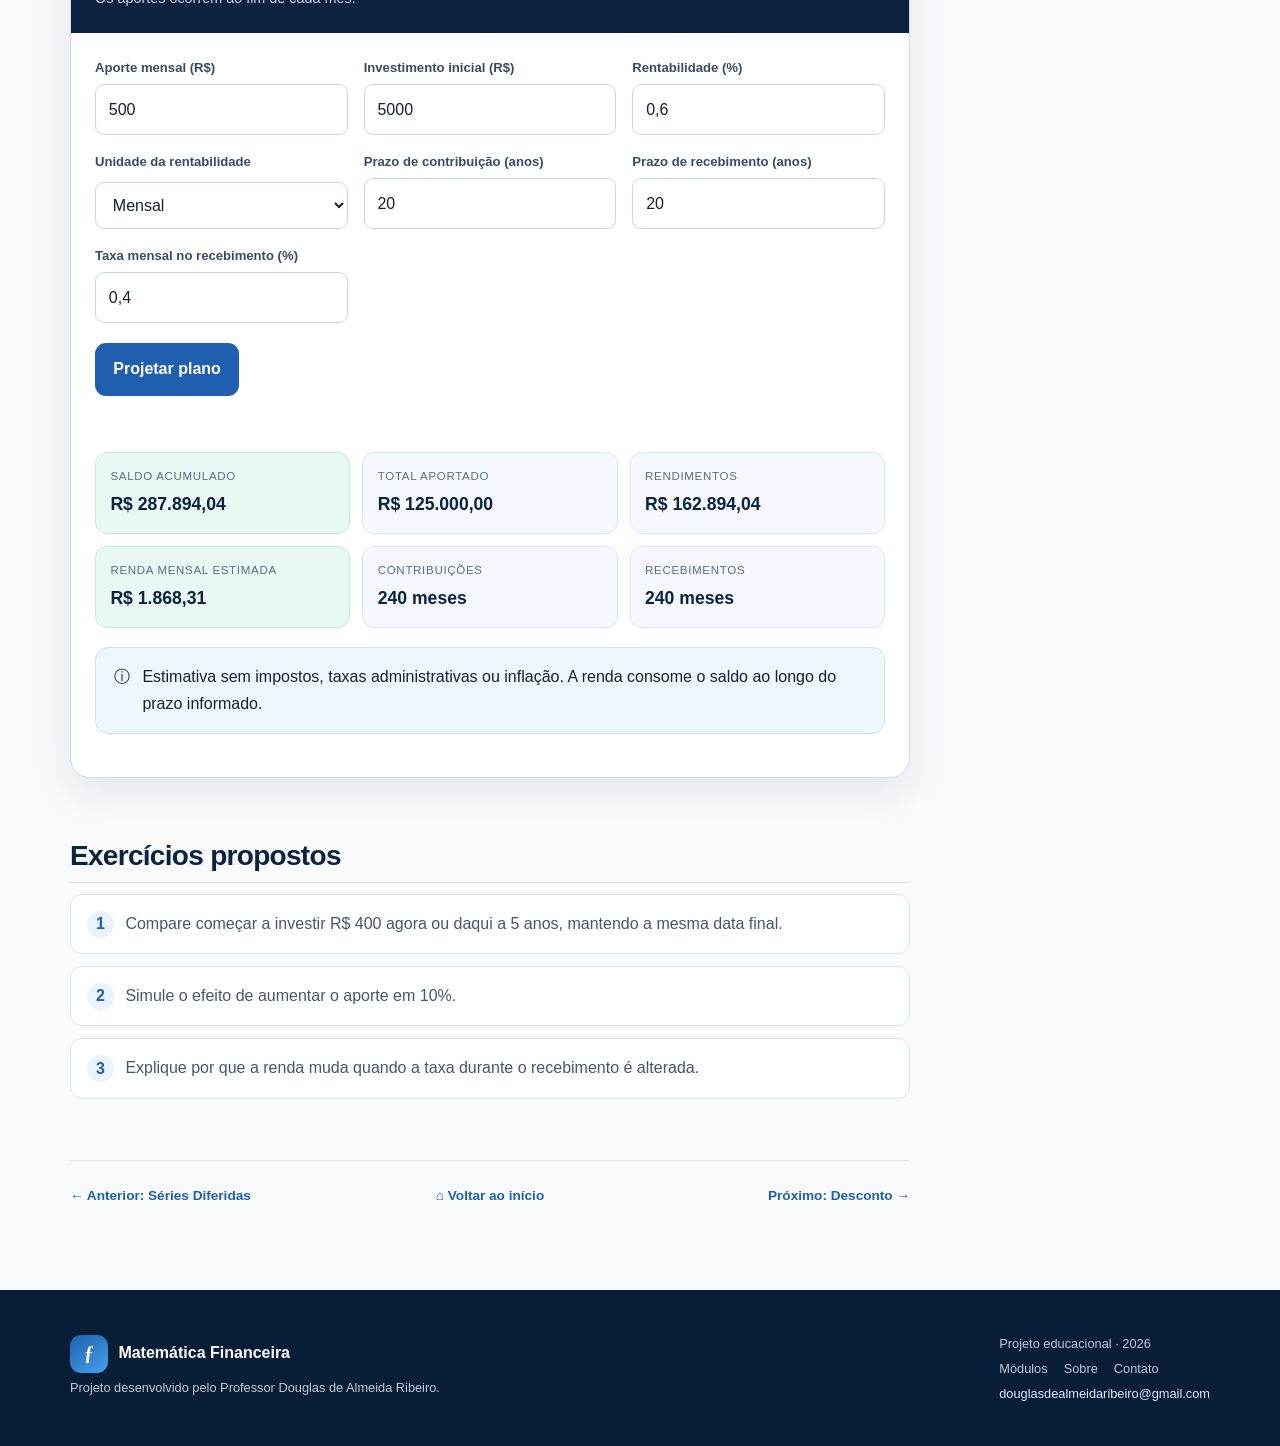
<file: pages/previdencia.html>
<!doctype html>
<html lang="pt-BR">
<head><meta charset="utf-8"><meta name="viewport" content="width=device-width,initial-scale=1"><meta name="description" content="Simule acumulação e renda de previdência."><title>Previdência | Matemática Financeira</title><link rel="stylesheet" href="../assets/css/styles.css"><script defer src="../assets/js/common.js"></script><script defer src="../assets/js/finance.js"></script><script defer src="../assets/js/simuladores.js"></script></head>
<body data-root=".." data-page="previdencia"><a class="skip-link" href="#conteudo">Pular para o conteúdo</a><div id="site-header"></div><main id="conteudo">
<header class="page-hero"><div class="container"><div class="breadcrumbs"><a href="../index.html">Início</a><span>›</span>Módulo 6</div><span class="eyebrow">Planejamento de longo prazo</span><h1>Previdência com Séries Uniformes</h1><p>Transforme aportes regulares em uma reserva e estime a renda que ela pode sustentar no futuro.</p><div class="objective"><strong>Objetivo</strong><span>Relacionar aportes, rentabilidade e tempo à formação de patrimônio e renda futura.</span></div></div></header>
<div class="section"><div class="container lesson-layout"><article class="lesson-content">
<section id="conceito"><h2>Duas fases do planejamento</h2><p>Na <strong>acumulação</strong>, um saldo inicial e aportes periódicos crescem à taxa de rentabilidade. Na <strong>concessão</strong>, a reserva financia retiradas mensais e continua rendendo sobre o saldo remanescente.</p><p>Tempo, taxa e regularidade dos aportes trabalham em conjunto. Começar cedo costuma exigir um esforço mensal menor para o mesmo objetivo.</p><div class="callout"><span>!</span><div><strong>Estimativa educacional:</strong> planos reais incluem inflação, impostos, taxas e regras contratuais não consideradas aqui.</div></div></section>
<section id="formulas"><h2>Fórmulas</h2><div class="formula-box"><div class="formula">FV = PV(1 + i)<sup>n</sup> + PMT × [(1 + i)<sup>n</sup> − 1] / i</div><div class="formula">Renda = Saldo × i / [1 − (1 + i)<sup>−n</sup>]</div></div></section>
<section id="exemplo"><h2>Exemplo resolvido</h2><div class="worked-example"><h3>Aportes de R$ 500 por 20 anos a 0,6% a.m.</h3><div class="calculation">FV = 500 × [(1,006)²⁴⁰ − 1] / 0,006<br>FV ≈ R$ 266.881,17</div><p>Foram aportados R$ 120.000; o restante decorre da rentabilidade estimada no período.</p></div></section>
<section id="simulador"><h2>Simulador de previdência</h2><div class="simulator" data-simulator="previdencia"><div class="simulator-head"><h3>Projete reserva e renda</h3><p>Os aportes ocorrem ao fim de cada mês.</p></div><div class="simulator-body"><form class="form-grid cols-3"><div class="field"><label for="aporte">Aporte mensal (R$)</label><input id="aporte" inputmode="decimal" value="500" required></div><div class="field"><label for="inicial">Investimento inicial (R$)</label><input id="inicial" inputmode="decimal" value="5000"></div><div class="field"><label for="taxa">Rentabilidade (%)</label><input id="taxa" inputmode="decimal" value="0,6" required></div><div class="field"><label for="unidadeTaxa">Unidade da rentabilidade</label><select id="unidadeTaxa"><option value="mensal">Mensal</option><option value="anual">Anual efetiva</option></select></div><div class="field"><label for="anos">Prazo de contribuição (anos)</label><input id="anos" inputmode="decimal" value="20" required></div><div class="field"><label for="anosRenda">Prazo de recebimento (anos)</label><input id="anosRenda" inputmode="decimal" value="20" required></div><div class="field"><label for="taxaRenda">Taxa mensal no recebimento (%)</label><input id="taxaRenda" inputmode="decimal" value="0,4" required></div><div class="form-actions"><button class="btn btn-primary" type="submit">Projetar plano</button></div><div class="error-message" aria-live="assertive"></div></form><div class="result-area" aria-live="polite"></div></div></div></section>
<section id="exercicios"><h2>Exercícios propostos</h2><div class="exercises"><div class="exercise"><p>Compare começar a investir R$ 400 agora ou daqui a 5 anos, mantendo a mesma data final.</p></div><div class="exercise"><p>Simule o efeito de aumentar o aporte em 10%.</p></div><div class="exercise"><p>Explique por que a renda muda quando a taxa durante o recebimento é alterada.</p></div></div></section>
<nav class="topic-nav"><a href="series-diferidas.html">← Anterior: Séries Diferidas</a><a class="home-link" href="../index.html">⌂ Voltar ao início</a><a href="desconto-comercial.html">Próximo: Desconto →</a></nav>
</article><aside class="side-index"><strong>NESTE MÓDULO</strong><a href="#conceito">Planejamento</a><a href="#formulas">Fórmulas</a><a href="#exemplo">Exemplo</a><a href="#simulador">Simulador</a><a href="#exercicios">Exercícios</a></aside></div></div></main><div id="site-footer"></div></body></html>
</file>
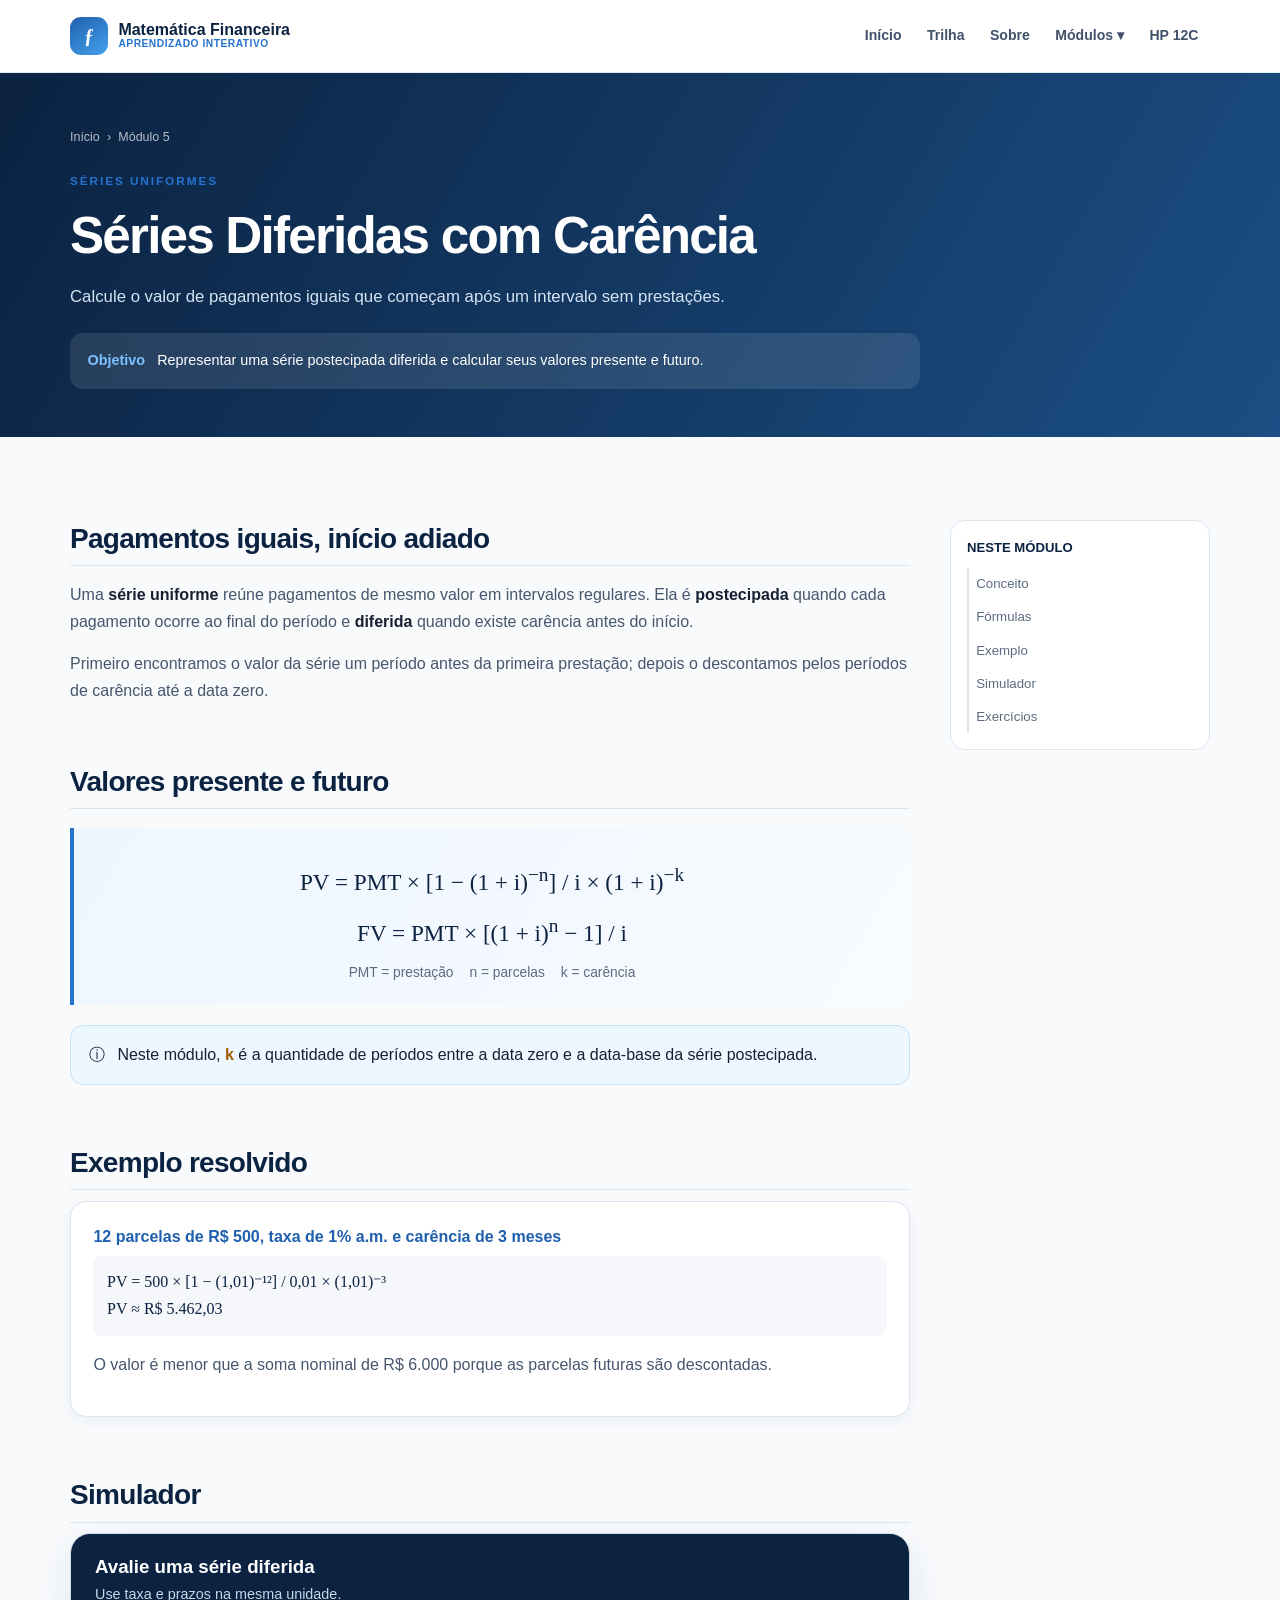
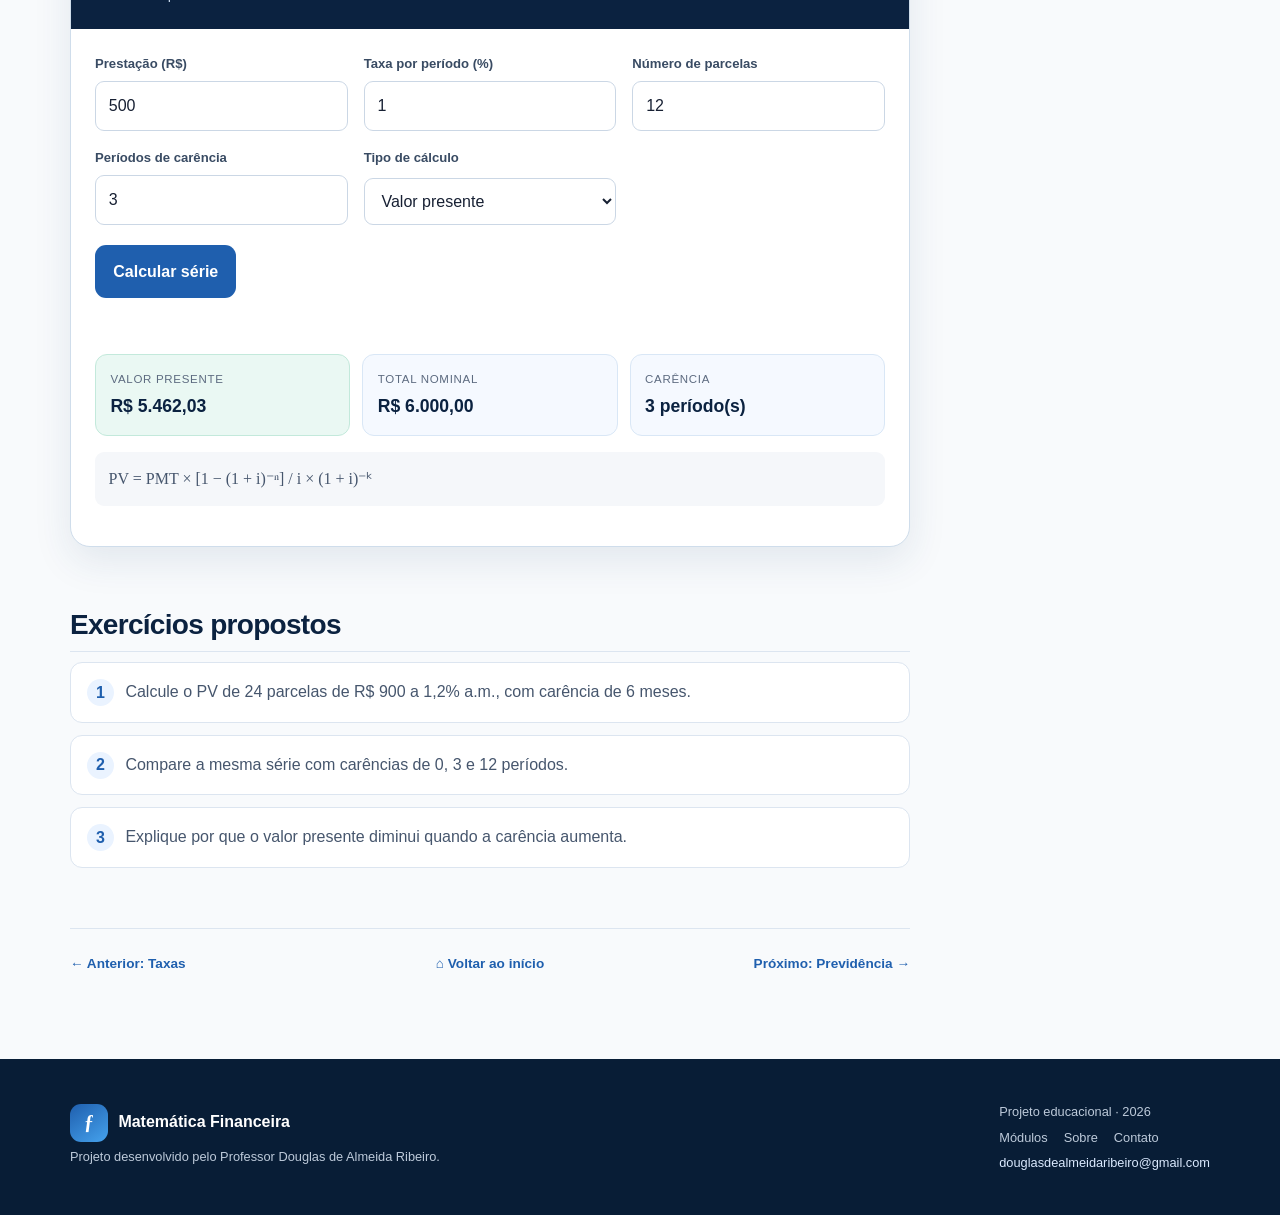
<file: pages/series-diferidas.html>
<!doctype html>
<html lang="pt-BR">
<head><meta charset="utf-8"><meta name="viewport" content="width=device-width,initial-scale=1"><meta name="description" content="Séries uniformes diferidas com carência."><title>Séries Uniformes Diferidas | Matemática Financeira</title><link rel="stylesheet" href="../assets/css/styles.css"><script defer src="../assets/js/common.js"></script><script defer src="../assets/js/finance.js"></script><script defer src="../assets/js/simuladores.js"></script></head>
<body data-root=".." data-page="series-diferidas"><a class="skip-link" href="#conteudo">Pular para o conteúdo</a><div id="site-header"></div><main id="conteudo">
<header class="page-hero"><div class="container"><div class="breadcrumbs"><a href="../index.html">Início</a><span>›</span>Módulo 5</div><span class="eyebrow">Séries uniformes</span><h1>Séries Diferidas com Carência</h1><p>Calcule o valor de pagamentos iguais que começam após um intervalo sem prestações.</p><div class="objective"><strong>Objetivo</strong><span>Representar uma série postecipada diferida e calcular seus valores presente e futuro.</span></div></div></header>
<div class="section"><div class="container lesson-layout"><article class="lesson-content">
<section id="conceito"><h2>Pagamentos iguais, início adiado</h2><p>Uma <strong>série uniforme</strong> reúne pagamentos de mesmo valor em intervalos regulares. Ela é <strong>postecipada</strong> quando cada pagamento ocorre ao final do período e <strong>diferida</strong> quando existe carência antes do início.</p><p>Primeiro encontramos o valor da série um período antes da primeira prestação; depois o descontamos pelos períodos de carência até a data zero.</p></section>
<section id="formulas"><h2>Valores presente e futuro</h2><div class="formula-box"><div class="formula">PV = PMT × [1 − (1 + i)<sup>−n</sup>] / i × (1 + i)<sup>−k</sup></div><div class="formula">FV = PMT × [(1 + i)<sup>n</sup> − 1] / i</div><div class="formula-legend"><span>PMT = prestação</span><span>n = parcelas</span><span>k = carência</span></div></div><div class="callout info"><span>ⓘ</span><div>Neste módulo, <strong>k</strong> é a quantidade de períodos entre a data zero e a data-base da série postecipada.</div></div></section>
<section id="exemplo"><h2>Exemplo resolvido</h2><div class="worked-example"><h3>12 parcelas de R$ 500, taxa de 1% a.m. e carência de 3 meses</h3><div class="calculation">PV = 500 × [1 − (1,01)⁻¹²] / 0,01 × (1,01)⁻³<br>PV ≈ R$ 5.462,03</div><p>O valor é menor que a soma nominal de R$ 6.000 porque as parcelas futuras são descontadas.</p></div></section>
<section id="simulador"><h2>Simulador</h2><div class="simulator" data-simulator="series-diferidas"><div class="simulator-head"><h3>Avalie uma série diferida</h3><p>Use taxa e prazos na mesma unidade.</p></div><div class="simulator-body"><form class="form-grid cols-3"><div class="field"><label for="prestacao">Prestação (R$)</label><input id="prestacao" inputmode="decimal" value="500" required></div><div class="field"><label for="taxa">Taxa por período (%)</label><input id="taxa" inputmode="decimal" value="1" required></div><div class="field"><label for="parcelas">Número de parcelas</label><input id="parcelas" inputmode="numeric" value="12" required></div><div class="field"><label for="carencia">Períodos de carência</label><input id="carencia" inputmode="numeric" value="3" required></div><div class="field"><label for="tipoCalculo">Tipo de cálculo</label><select id="tipoCalculo"><option value="pv">Valor presente</option><option value="fv">Valor futuro na data focal</option></select></div><div class="form-actions"><button class="btn btn-primary" type="submit">Calcular série</button></div><div class="error-message" aria-live="assertive"></div></form><div class="result-area" aria-live="polite"></div></div></div></section>
<section id="exercicios"><h2>Exercícios propostos</h2><div class="exercises"><div class="exercise"><p>Calcule o PV de 24 parcelas de R$ 900 a 1,2% a.m., com carência de 6 meses.</p></div><div class="exercise"><p>Compare a mesma série com carências de 0, 3 e 12 períodos.</p></div><div class="exercise"><p>Explique por que o valor presente diminui quando a carência aumenta.</p></div></div></section>
<nav class="topic-nav"><a href="taxas.html">← Anterior: Taxas</a><a class="home-link" href="../index.html">⌂ Voltar ao início</a><a href="previdencia.html">Próximo: Previdência →</a></nav>
</article><aside class="side-index"><strong>NESTE MÓDULO</strong><a href="#conceito">Conceito</a><a href="#formulas">Fórmulas</a><a href="#exemplo">Exemplo</a><a href="#simulador">Simulador</a><a href="#exercicios">Exercícios</a></aside></div></div></main><div id="site-footer"></div></body></html>
</file>
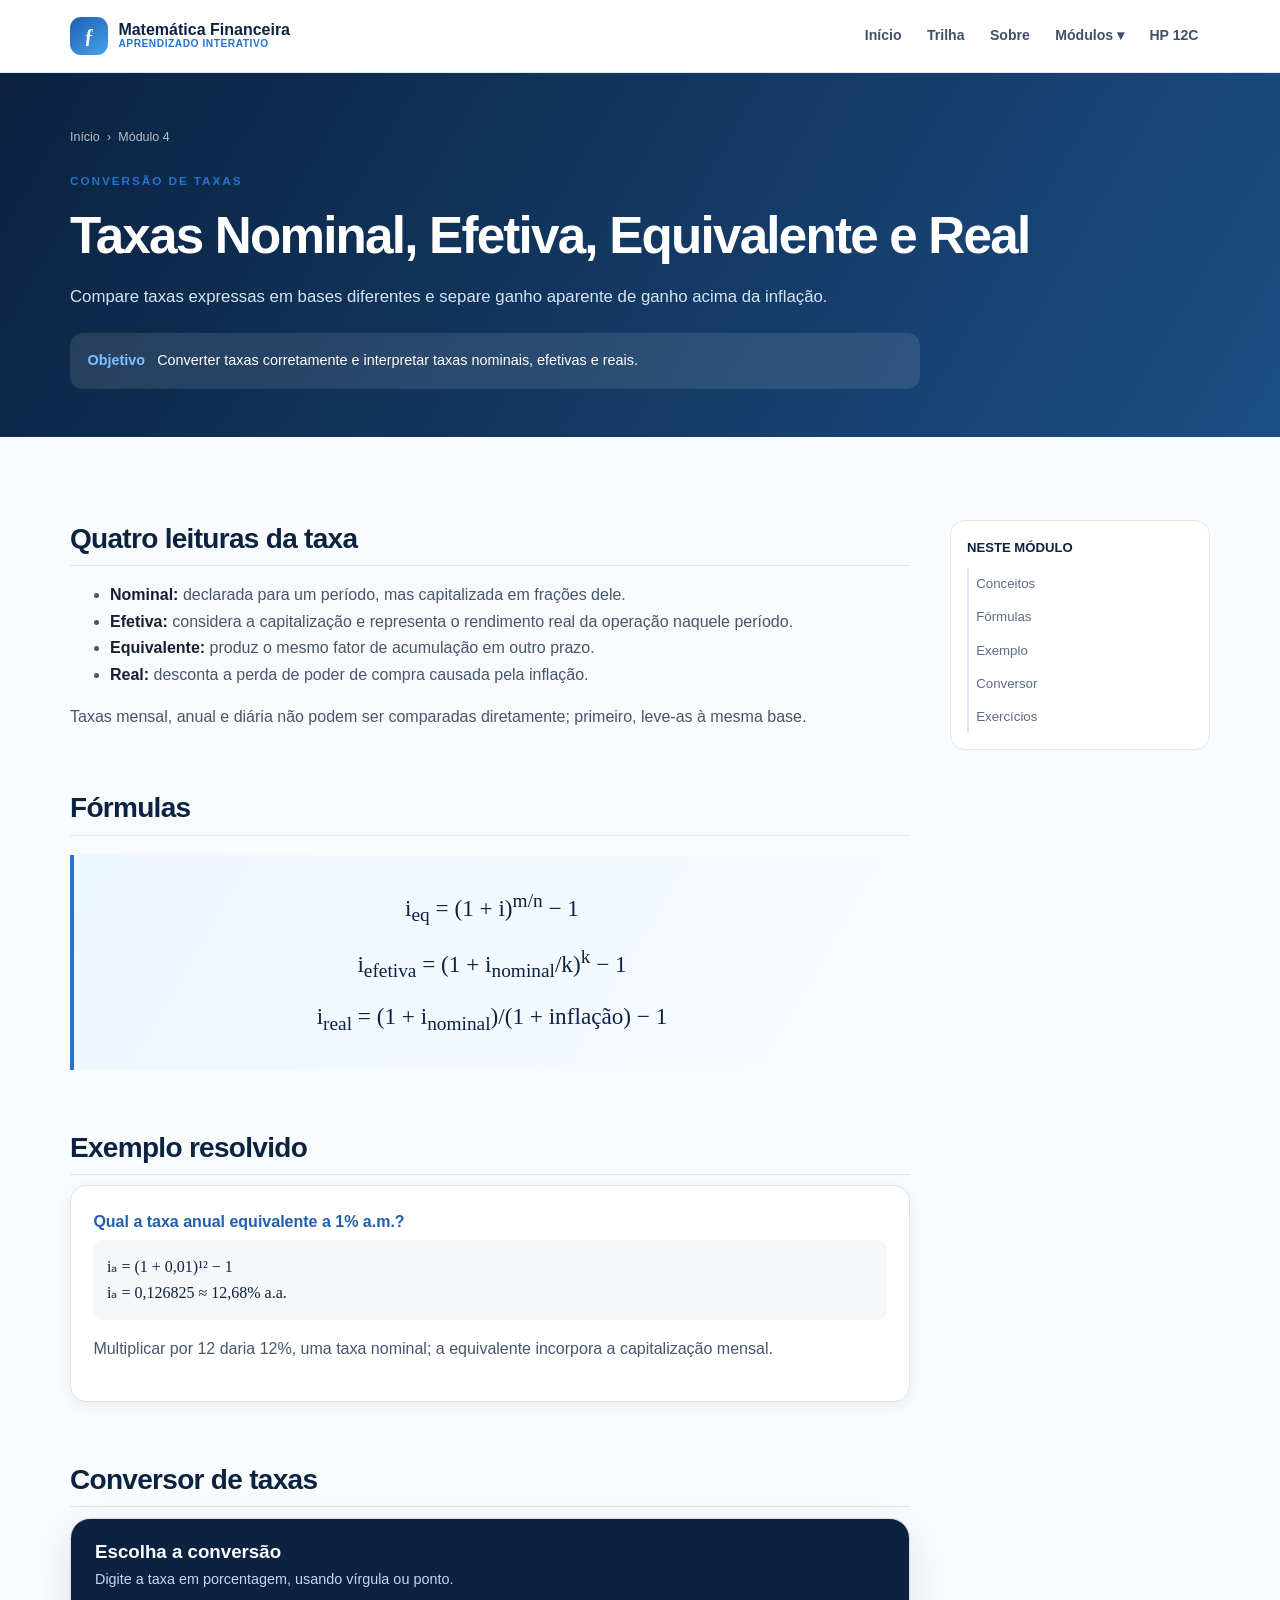
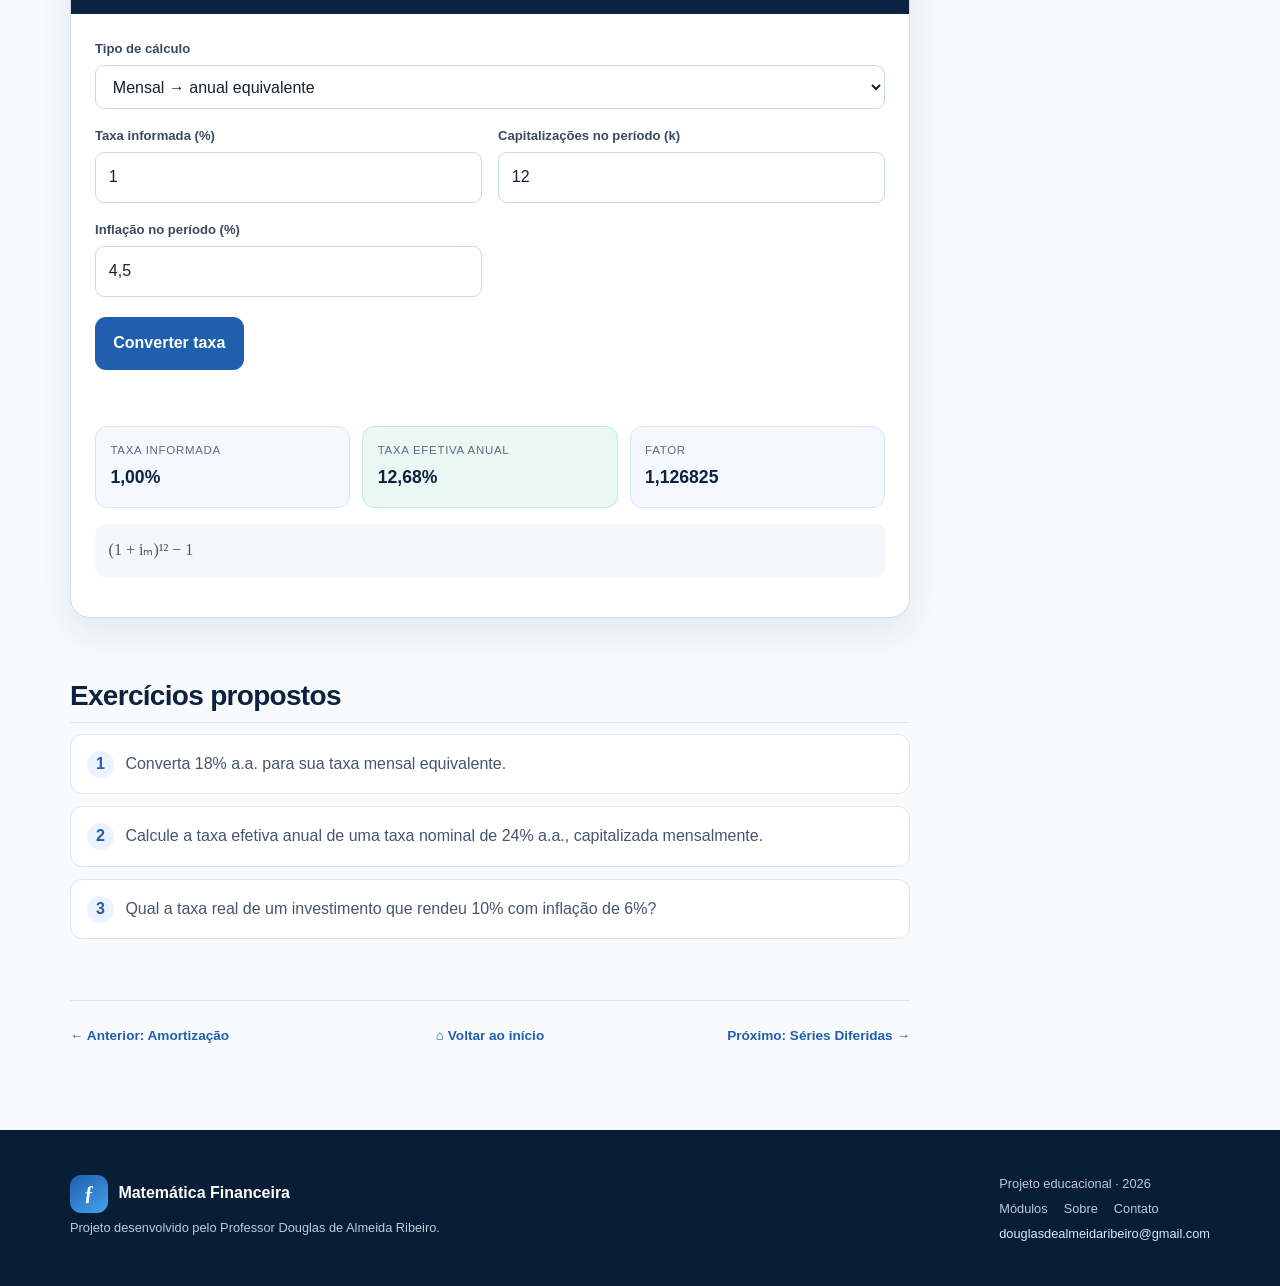
<file: pages/taxas.html>
<!doctype html>
<html lang="pt-BR">
<head><meta charset="utf-8"><meta name="viewport" content="width=device-width,initial-scale=1"><meta name="description" content="Converta taxas nominais, efetivas, equivalentes e reais."><title>Taxas de Juros | Matemática Financeira</title><link rel="stylesheet" href="../assets/css/styles.css"><script defer src="../assets/js/common.js"></script><script defer src="../assets/js/finance.js"></script><script defer src="../assets/js/simuladores.js"></script></head>
<body data-root=".." data-page="taxas"><a class="skip-link" href="#conteudo">Pular para o conteúdo</a><div id="site-header"></div><main id="conteudo">
<header class="page-hero"><div class="container"><div class="breadcrumbs"><a href="../index.html">Início</a><span>›</span>Módulo 4</div><span class="eyebrow">Conversão de taxas</span><h1>Taxas Nominal, Efetiva, Equivalente e Real</h1><p>Compare taxas expressas em bases diferentes e separe ganho aparente de ganho acima da inflação.</p><div class="objective"><strong>Objetivo</strong><span>Converter taxas corretamente e interpretar taxas nominais, efetivas e reais.</span></div></div></header>
<div class="section"><div class="container lesson-layout"><article class="lesson-content">
<section id="conceito"><h2>Quatro leituras da taxa</h2><ul><li><strong>Nominal:</strong> declarada para um período, mas capitalizada em frações dele.</li><li><strong>Efetiva:</strong> considera a capitalização e representa o rendimento real da operação naquele período.</li><li><strong>Equivalente:</strong> produz o mesmo fator de acumulação em outro prazo.</li><li><strong>Real:</strong> desconta a perda de poder de compra causada pela inflação.</li></ul><p>Taxas mensal, anual e diária não podem ser comparadas diretamente; primeiro, leve-as à mesma base.</p></section>
<section id="formulas"><h2>Fórmulas</h2><div class="formula-box"><div class="formula">i<sub>eq</sub> = (1 + i)<sup>m/n</sup> − 1</div><div class="formula">i<sub>efetiva</sub> = (1 + i<sub>nominal</sub>/k)<sup>k</sup> − 1</div><div class="formula">i<sub>real</sub> = (1 + i<sub>nominal</sub>)/(1 + inflação) − 1</div></div></section>
<section id="exemplo"><h2>Exemplo resolvido</h2><div class="worked-example"><h3>Qual a taxa anual equivalente a 1% a.m.?</h3><div class="calculation">iₐ = (1 + 0,01)¹² − 1<br>iₐ = 0,126825 ≈ 12,68% a.a.</div><p>Multiplicar por 12 daria 12%, uma taxa nominal; a equivalente incorpora a capitalização mensal.</p></div></section>
<section id="simulador"><h2>Conversor de taxas</h2><div class="simulator" data-simulator="taxas"><div class="simulator-head"><h3>Escolha a conversão</h3><p>Digite a taxa em porcentagem, usando vírgula ou ponto.</p></div><div class="simulator-body"><form class="form-grid"><div class="field full"><label for="tipoConversao">Tipo de cálculo</label><select id="tipoConversao"><option value="mensal-anual">Mensal → anual equivalente</option><option value="anual-mensal">Anual → mensal equivalente</option><option value="nominal-efetiva">Nominal → efetiva</option><option value="real">Taxa real descontada da inflação</option></select></div><div class="field"><label for="taxa">Taxa informada (%)</label><input id="taxa" inputmode="decimal" value="1" required></div><div class="field" id="campoCapitalizacoes"><label for="capitalizacoes">Capitalizações no período (k)</label><input id="capitalizacoes" inputmode="numeric" value="12"></div><div class="field" id="campoInflacao"><label for="inflacao">Inflação no período (%)</label><input id="inflacao" inputmode="decimal" value="4,5"></div><div class="form-actions"><button class="btn btn-primary" type="submit">Converter taxa</button></div><div class="error-message" aria-live="assertive"></div></form><div class="result-area" aria-live="polite"></div></div></div></section>
<section id="exercicios"><h2>Exercícios propostos</h2><div class="exercises"><div class="exercise"><p>Converta 18% a.a. para sua taxa mensal equivalente.</p></div><div class="exercise"><p>Calcule a taxa efetiva anual de uma taxa nominal de 24% a.a., capitalizada mensalmente.</p></div><div class="exercise"><p>Qual a taxa real de um investimento que rendeu 10% com inflação de 6%?</p></div></div></section>
<nav class="topic-nav"><a href="amortizacao.html">← Anterior: Amortização</a><a class="home-link" href="../index.html">⌂ Voltar ao início</a><a href="series-diferidas.html">Próximo: Séries Diferidas →</a></nav>
</article><aside class="side-index"><strong>NESTE MÓDULO</strong><a href="#conceito">Conceitos</a><a href="#formulas">Fórmulas</a><a href="#exemplo">Exemplo</a><a href="#simulador">Conversor</a><a href="#exercicios">Exercícios</a></aside></div></div></main><div id="site-footer"></div></body></html>
</file>
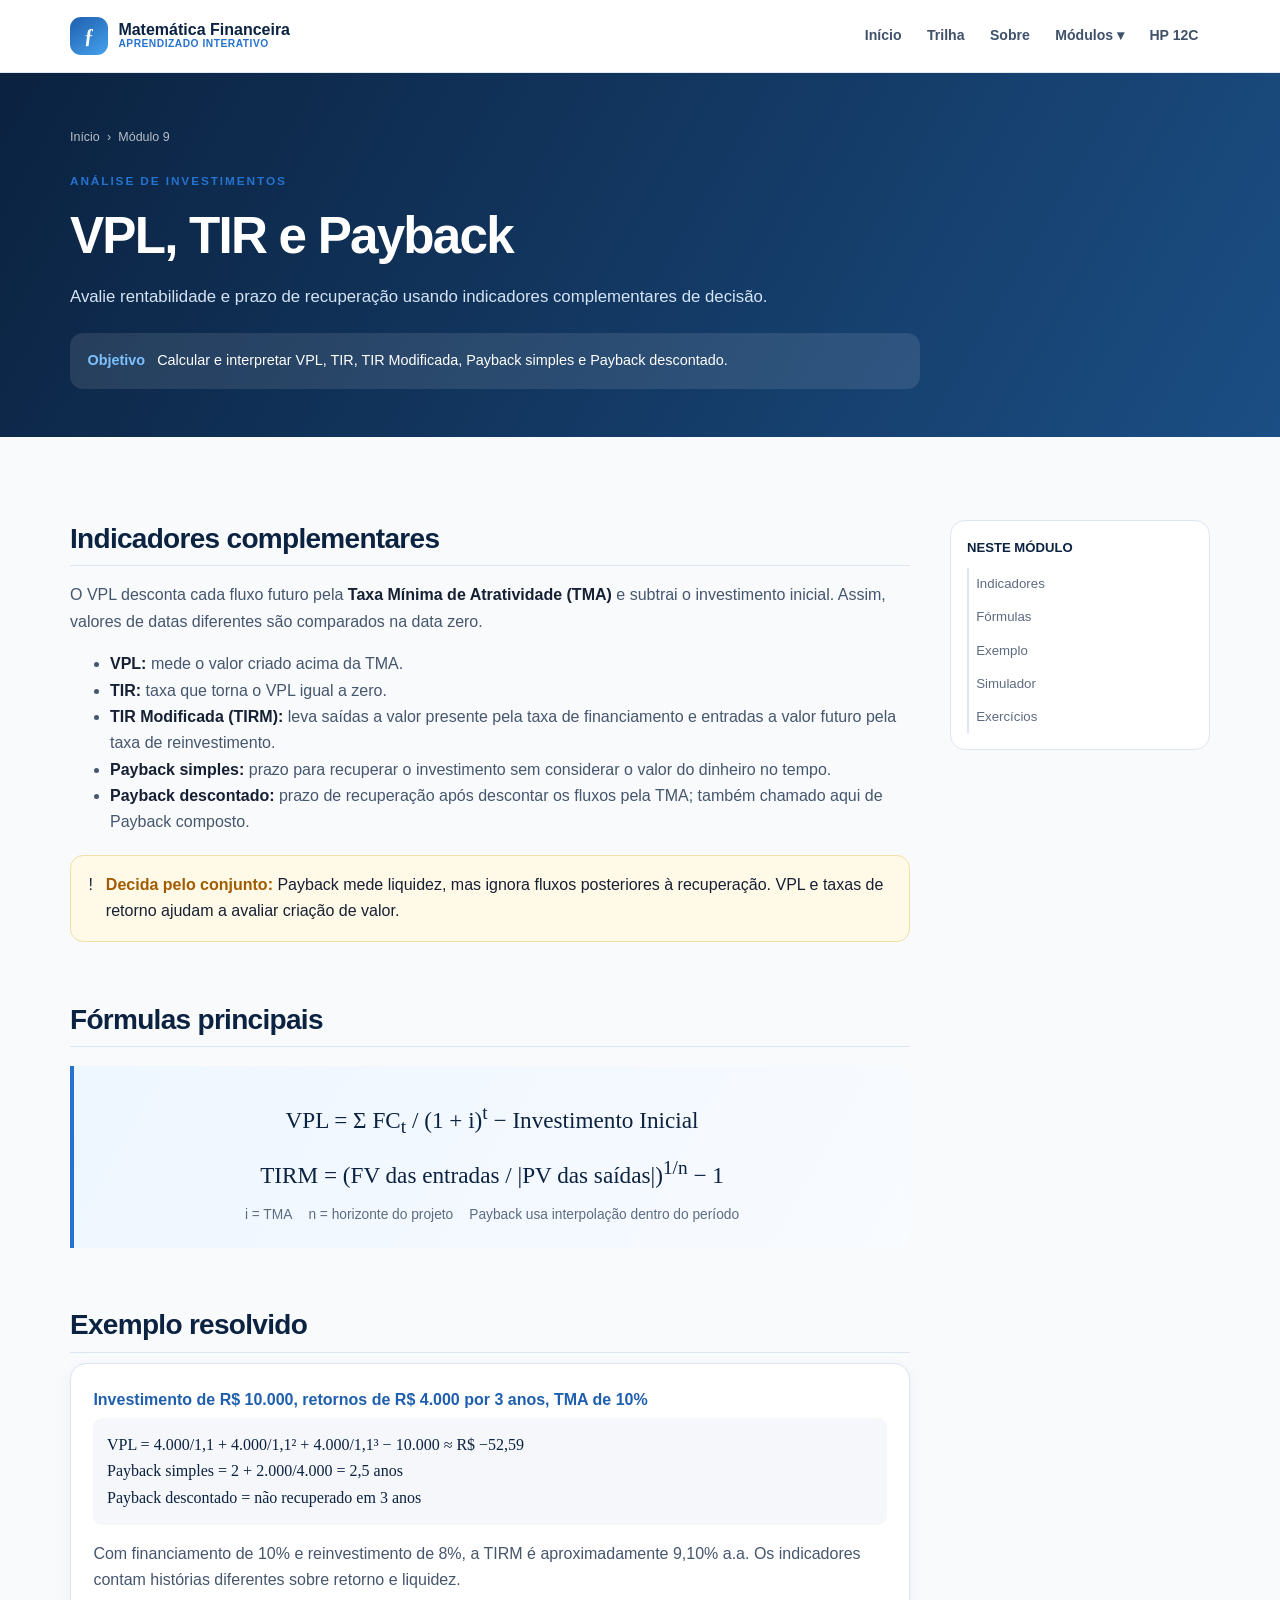
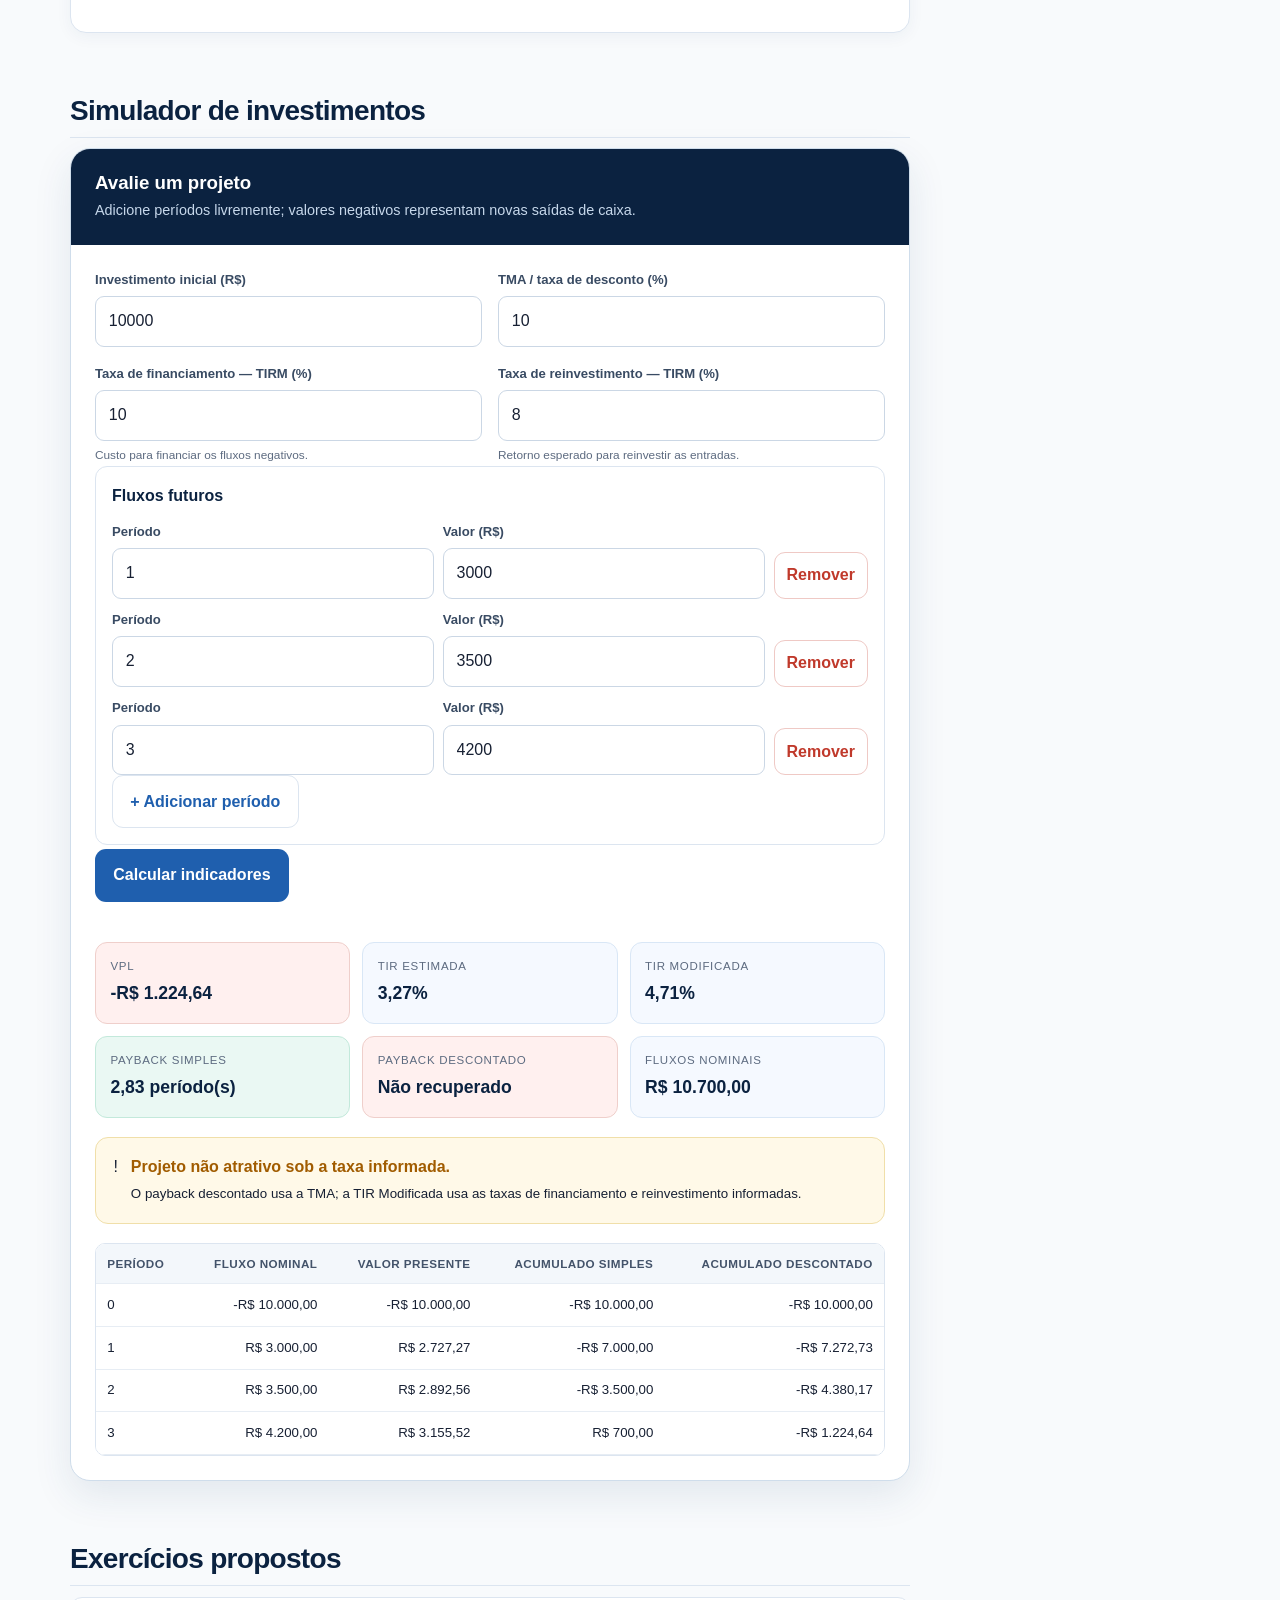
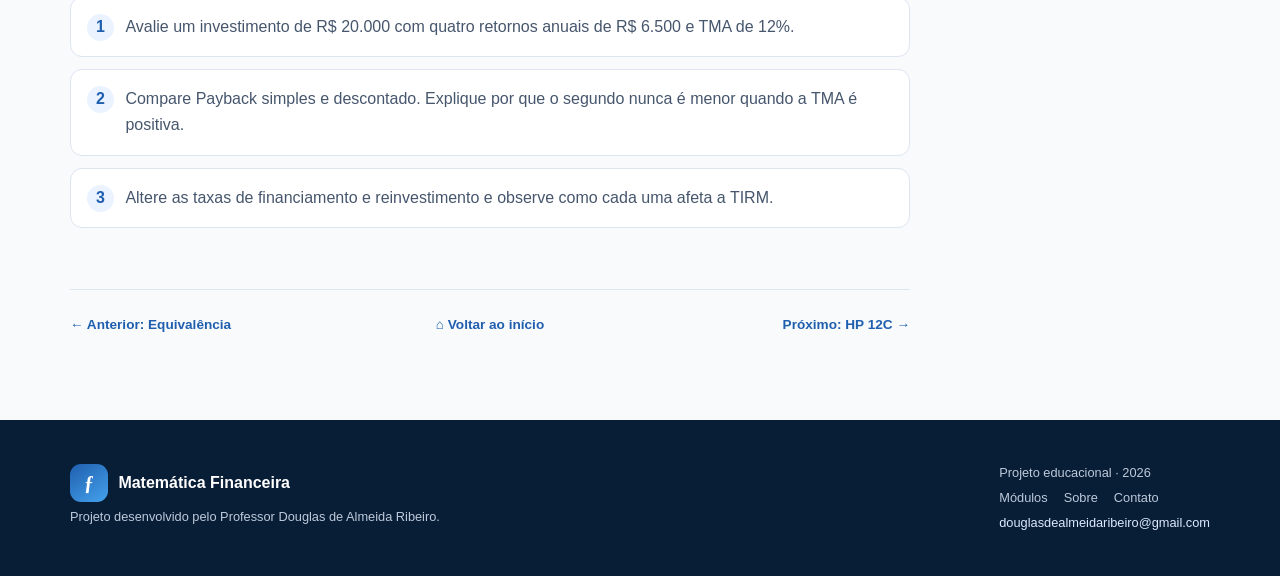
<file: pages/vpl.html>
<!doctype html>
<html lang="pt-BR">
<head><meta charset="utf-8"><meta name="viewport" content="width=device-width,initial-scale=1"><meta name="description" content="Avalie investimentos por VPL, TIR, TIR Modificada e Payback."><title>Valor Presente Líquido | Matemática Financeira</title><link rel="stylesheet" href="../assets/css/styles.css"><script defer src="../assets/js/common.js"></script><script defer src="../assets/js/finance.js"></script><script defer src="../assets/js/simuladores.js"></script></head>
<body data-root=".." data-page="vpl"><a class="skip-link" href="#conteudo">Pular para o conteúdo</a><div id="site-header"></div><main id="conteudo">
<header class="page-hero"><div class="container"><div class="breadcrumbs"><a href="../index.html">Início</a><span>›</span>Módulo 9</div><span class="eyebrow">Análise de investimentos</span><h1>VPL, TIR e Payback</h1><p>Avalie rentabilidade e prazo de recuperação usando indicadores complementares de decisão.</p><div class="objective"><strong>Objetivo</strong><span>Calcular e interpretar VPL, TIR, TIR Modificada, Payback simples e Payback descontado.</span></div></div></header>
<div class="section"><div class="container lesson-layout"><article class="lesson-content">
<section id="conceito"><h2>Indicadores complementares</h2><p>O VPL desconta cada fluxo futuro pela <strong>Taxa Mínima de Atratividade (TMA)</strong> e subtrai o investimento inicial. Assim, valores de datas diferentes são comparados na data zero.</p><ul><li><strong>VPL:</strong> mede o valor criado acima da TMA.</li><li><strong>TIR:</strong> taxa que torna o VPL igual a zero.</li><li><strong>TIR Modificada (TIRM):</strong> leva saídas a valor presente pela taxa de financiamento e entradas a valor futuro pela taxa de reinvestimento.</li><li><strong>Payback simples:</strong> prazo para recuperar o investimento sem considerar o valor do dinheiro no tempo.</li><li><strong>Payback descontado:</strong> prazo de recuperação após descontar os fluxos pela TMA; também chamado aqui de Payback composto.</li></ul><div class="callout"><span>!</span><div><strong>Decida pelo conjunto:</strong> Payback mede liquidez, mas ignora fluxos posteriores à recuperação. VPL e taxas de retorno ajudam a avaliar criação de valor.</div></div></section>
<section id="formulas"><h2>Fórmulas principais</h2><div class="formula-box"><div class="formula">VPL = Σ FC<sub>t</sub> / (1 + i)<sup>t</sup> − Investimento Inicial</div><div class="formula">TIRM = (FV das entradas / |PV das saídas|)<sup>1/n</sup> − 1</div><div class="formula-legend"><span>i = TMA</span><span>n = horizonte do projeto</span><span>Payback usa interpolação dentro do período</span></div></div></section>
<section id="exemplo"><h2>Exemplo resolvido</h2><div class="worked-example"><h3>Investimento de R$ 10.000, retornos de R$ 4.000 por 3 anos, TMA de 10%</h3><div class="calculation">VPL = 4.000/1,1 + 4.000/1,1² + 4.000/1,1³ − 10.000 ≈ R$ −52,59<br>Payback simples = 2 + 2.000/4.000 = 2,5 anos<br>Payback descontado = não recuperado em 3 anos</div><p>Com financiamento de 10% e reinvestimento de 8%, a TIRM é aproximadamente 9,10% a.a. Os indicadores contam histórias diferentes sobre retorno e liquidez.</p></div></section>
<section id="simulador"><h2>Simulador de investimentos</h2><div class="simulator" data-simulator="vpl"><div class="simulator-head"><h3>Avalie um projeto</h3><p>Adicione períodos livremente; valores negativos representam novas saídas de caixa.</p></div><div class="simulator-body"><form><div class="form-grid"><div class="field"><label for="investimento">Investimento inicial (R$)</label><input id="investimento" inputmode="decimal" value="10000" required></div><div class="field"><label for="taxa">TMA / taxa de desconto (%)</label><input id="taxa" inputmode="decimal" value="10" required></div><div class="field"><label for="taxaFinanciamento">Taxa de financiamento — TIRM (%)</label><input id="taxaFinanciamento" inputmode="decimal" value="10" required><small>Custo para financiar os fluxos negativos.</small></div><div class="field"><label for="taxaReinvestimento">Taxa de reinvestimento — TIRM (%)</label><input id="taxaReinvestimento" inputmode="decimal" value="8" required><small>Retorno esperado para reinvestir as entradas.</small></div></div><div class="flow-box"><h4>Fluxos futuros</h4><div id="vplFluxos" class="dynamic-list"></div><button class="btn btn-ghost" type="button" data-add-vpl>+ Adicionar período</button></div><div class="form-actions"><button class="btn btn-primary" type="submit">Calcular indicadores</button></div><div class="error-message" aria-live="assertive"></div></form><div class="result-area" aria-live="polite"></div></div></div></section>
<section id="exercicios"><h2>Exercícios propostos</h2><div class="exercises"><div class="exercise"><p>Avalie um investimento de R$ 20.000 com quatro retornos anuais de R$ 6.500 e TMA de 12%.</p></div><div class="exercise"><p>Compare Payback simples e descontado. Explique por que o segundo nunca é menor quando a TMA é positiva.</p></div><div class="exercise"><p>Altere as taxas de financiamento e reinvestimento e observe como cada uma afeta a TIRM.</p></div></div></section>
<nav class="topic-nav"><a href="equivalencia-fluxos.html">← Anterior: Equivalência</a><a class="home-link" href="../index.html">⌂ Voltar ao início</a><a href="hp12c.html">Próximo: HP 12C →</a></nav>
</article><aside class="side-index"><strong>NESTE MÓDULO</strong><a href="#conceito">Indicadores</a><a href="#formulas">Fórmulas</a><a href="#exemplo">Exemplo</a><a href="#simulador">Simulador</a><a href="#exercicios">Exercícios</a></aside></div></div></main><div id="site-footer"></div></body></html>
</file>
<file: assets/css/styles.css>
:root {
  --blue-950:#0b2240; --blue-900:#12335d; --blue-700:#1f5fae; --blue-600:#2673cf;
  --blue-500:#3b82d0; --blue-100:#eaf3ff; --blue-50:#f5f9ff; --ink:#172033;
  --muted:#5d6b80; --line:#dce5f0; --white:#fff; --success:#087f5b; --danger:#c0392b;
  --warning:#a15c00; --shadow:0 14px 38px rgba(31,67,110,.10); --radius:18px;
}
*{box-sizing:border-box}
html{scroll-behavior:smooth}
body{margin:0;background:#f8fafc;color:var(--ink);font-family:Inter,ui-sans-serif,-apple-system,BlinkMacSystemFont,"Segoe UI",sans-serif;line-height:1.65}
button,input,select,textarea{font:inherit}
a{color:inherit}
.container{width:min(1140px,calc(100% - 2rem));margin-inline:auto}
.skip-link{position:fixed;left:1rem;top:-5rem;z-index:1000;background:var(--blue-950);color:#fff;padding:.7rem 1rem;border-radius:8px}
.skip-link:focus{top:1rem}
.site-header{position:sticky;top:0;z-index:100;background:rgba(255,255,255,.96);backdrop-filter:blur(14px);border-bottom:1px solid rgba(220,229,240,.85)}
.nav-wrap{min-height:72px;display:flex;align-items:center;gap:1.5rem}
.brand{display:flex;align-items:center;gap:.65rem;text-decoration:none;font-weight:800;color:var(--blue-950);line-height:1.05;white-space:nowrap}
.brand-mark{display:grid;place-items:center;width:38px;height:38px;border-radius:11px;background:linear-gradient(145deg,var(--blue-700),#45a2ed);color:#fff;font-family:Georgia,serif;font-size:1.25rem}
.brand small{display:block;color:var(--blue-600);font-weight:600;font-size:.64rem;letter-spacing:.05em}
.main-nav{display:flex;align-items:center;gap:.15rem;margin-left:auto}
.main-nav a,.nav-dropdown>button{border:0;background:none;text-decoration:none;padding:.62rem .72rem;border-radius:9px;color:#40516a;font-weight:600;font-size:.88rem;cursor:pointer}
.main-nav a:hover,.main-nav a[aria-current="page"],.nav-dropdown>button:hover{background:var(--blue-50);color:var(--blue-700)}
.nav-dropdown{position:relative}
.dropdown-menu{display:none;position:absolute;right:0;top:calc(100% + .4rem);width:290px;padding:.5rem;background:#fff;border:1px solid var(--line);border-radius:14px;box-shadow:var(--shadow)}
.nav-dropdown.open .dropdown-menu{display:grid}
.dropdown-menu a{padding:.55rem .7rem}
.nav-toggle{display:none;margin-left:auto;border:1px solid var(--line);background:#fff;border-radius:10px;padding:.45rem .65rem;font-size:1.2rem}
.home-hero{overflow:hidden;background:linear-gradient(120deg,#f7fbff 0%,#edf5ff 55%,#e7f2ff 100%);padding:6.2rem 0 5.4rem;border-bottom:1px solid var(--line)}
.hero-grid{display:grid;grid-template-columns:1.08fr .92fr;gap:5rem;align-items:center}
.eyebrow{display:inline-block;color:var(--blue-600);font-size:.74rem;letter-spacing:.16em;text-transform:uppercase;font-weight:800;margin-bottom:.7rem}
h1,h2,h3{color:var(--blue-950);line-height:1.18}
h1{font-size:clamp(2.5rem,5vw,4.4rem);letter-spacing:-.045em;margin:.2rem 0 1.25rem}
h1 span{color:var(--blue-600)}
h2{font-size:clamp(1.8rem,3vw,2.6rem);letter-spacing:-.025em;margin:.1rem 0 .65rem}
h3{margin:.25rem 0 .55rem}
.lead{font-size:1.16rem;color:var(--muted);max-width:650px}
.button-row{display:flex;gap:.75rem;flex-wrap:wrap;margin-top:1.8rem}
.btn{display:inline-flex;align-items:center;justify-content:center;gap:.5rem;border:1px solid transparent;border-radius:11px;padding:.76rem 1.08rem;font-weight:750;text-decoration:none;cursor:pointer;transition:.18s ease}
.btn:hover{transform:translateY(-1px);box-shadow:0 8px 20px rgba(22,71,128,.14)}
.btn:focus-visible,input:focus-visible,select:focus-visible,textarea:focus-visible,button:focus-visible,a:focus-visible{outline:3px solid rgba(38,115,207,.28);outline-offset:2px}
.btn-primary{background:var(--blue-700);color:#fff}.btn-primary:hover{background:var(--blue-900)}
.btn-secondary{background:#fff;color:var(--blue-700);border-color:#cbd9e9}
.btn-ghost{color:var(--blue-700);background:transparent;border-color:var(--line)}
.btn-danger{color:var(--danger);background:#fff;border-color:#efc9c5}
.hero-stats{display:flex;gap:2.5rem;margin-top:2.4rem}
.hero-stats div{display:grid}.hero-stats strong{color:var(--blue-950);font-size:1.3rem}.hero-stats span{color:var(--muted);font-size:.8rem}
.hero-visual{position:relative;min-height:360px;display:grid;place-items:center}
.chart-card{width:min(420px,92%);height:275px;background:rgba(255,255,255,.9);padding:1.4rem;border:1px solid #d7e5f5;border-radius:24px;box-shadow:0 28px 65px rgba(32,84,145,.18);transform:rotate(-1deg)}
.chart-head{display:flex;justify-content:space-between;font-weight:700;color:var(--blue-950)}
.badge{color:var(--success);background:#e7f8f2;border-radius:99px;padding:.2rem .55rem;font-size:.75rem}
.chart-bars{height:175px;display:flex;align-items:end;justify-content:space-around;border-bottom:1px solid var(--line);margin-top:1rem;background:repeating-linear-gradient(to top,transparent 0,transparent 43px,#e8eef5 44px)}
.chart-bars i{display:block;width:10%;background:linear-gradient(to top,var(--blue-700),#67b2ed);border-radius:6px 6px 0 0}
.chart-labels{display:flex;justify-content:space-between;color:var(--muted);font-size:.75rem;margin-top:.45rem}
.formula-float{position:absolute;z-index:2;background:var(--blue-950);color:#fff;padding:.75rem 1rem;border-radius:12px;box-shadow:var(--shadow);font-family:Georgia,serif}
.formula-a{right:-1rem;top:1rem}.formula-b{left:-1rem;bottom:.6rem;background:#fff;color:var(--blue-950);border:1px solid var(--line)}
.section{padding:5.2rem 0}
.section-heading{max-width:690px;margin-bottom:2rem}.section-heading>p{color:var(--muted);margin-top:.4rem}
.module-grid{display:grid;grid-template-columns:repeat(3,1fr);gap:1.15rem}
.module-card{position:relative;background:#fff;border:1px solid var(--line);border-radius:var(--radius);padding:1.45rem;box-shadow:0 3px 12px rgba(20,48,81,.04);transition:.2s ease;min-height:250px;display:flex;flex-direction:column}
.module-card:hover{transform:translateY(-4px);border-color:#b9d1ed;box-shadow:var(--shadow)}
.module-number{position:absolute;right:1.2rem;top:1.15rem;color:#b3c0cf;font-size:.78rem;font-weight:800}
.module-icon{display:grid;place-items:center;width:44px;height:44px;border-radius:12px;background:var(--blue-100);color:var(--blue-700);font-weight:800;font-size:1.05rem;margin-bottom:.9rem}
.module-card p{color:var(--muted);font-size:.91rem;margin:0 0 1.2rem}
.module-card a{margin-top:auto;text-decoration:none;color:var(--blue-700);font-size:.88rem;font-weight:750}
.module-card a span{transition:.15s}.module-card:hover a span{margin-left:.3rem}
.module-card-featured{background:linear-gradient(145deg,var(--blue-950),#1d4b80);border:0}.module-card-featured h3,.module-card-featured p,.module-card-featured a{color:#fff}.module-card-featured p{opacity:.78}.module-card-featured .module-icon{background:rgba(255,255,255,.14);color:#fff}
.learning-strip{background:var(--blue-950);color:#fff;padding:3.4rem 0}.learning-strip h2{color:#fff}.strip-grid{display:grid;grid-template-columns:.7fr 1.3fr;gap:3rem;align-items:center}
.steps{display:grid;grid-template-columns:repeat(3,1fr);gap:1rem;padding:0;margin:0;list-style:none}
.steps li{display:flex;align-items:center;gap:.75rem}.steps li>span{display:grid;place-items:center;flex:0 0 38px;height:38px;border-radius:50%;background:rgba(255,255,255,.12);color:#72baff;font-weight:800}.steps div{display:grid}.steps small{opacity:.65}
.about-section{padding:4.5rem 0;background:#f8fafc;scroll-margin-top:80px}.about-card{display:grid;grid-template-columns:auto minmax(0,1fr) auto;gap:1.5rem;align-items:center;background:#fff;border:1px solid var(--line);border-radius:22px;padding:2rem;box-shadow:var(--shadow)}.about-mark{display:grid;place-items:center;width:74px;height:74px;border-radius:20px;background:linear-gradient(145deg,var(--blue-700),#45a2ed);color:#fff;font-size:1.35rem;font-weight:850;letter-spacing:.04em}.about-copy h2{font-size:1.7rem;margin:0 0 .6rem}.about-copy p{color:var(--muted);margin:0;max-width:700px}.about-contact{display:grid;gap:.3rem;background:var(--blue-50);border:1px solid #d9e7f6;border-radius:14px;padding:1rem 1.15rem}.about-contact span{color:var(--muted);font-size:.72rem;text-transform:uppercase;letter-spacing:.08em;font-weight:800}.about-contact a{color:var(--blue-700);font-size:.86rem;font-weight:750;text-decoration:none;overflow-wrap:anywhere}.about-contact a:hover{text-decoration:underline}
.page-hero{background:linear-gradient(120deg,var(--blue-950),#1b4e84);color:#fff;padding:3.4rem 0 3rem}
.breadcrumbs{font-size:.78rem;opacity:.7;margin-bottom:1.2rem}.breadcrumbs a{text-decoration:none}.breadcrumbs span{margin:0 .45rem}
.page-hero h1{color:#fff;font-size:clamp(2.2rem,4vw,3.35rem);margin:.2rem 0 .85rem;letter-spacing:-.035em}
.page-hero p{max-width:760px;color:#d5e4f4;font-size:1.05rem}
.objective{display:flex;gap:.75rem;align-items:flex-start;margin-top:1.4rem;padding:1rem 1.1rem;border-radius:13px;background:rgba(255,255,255,.1);max-width:850px;font-size:.9rem}.objective strong{color:#7ec0ff;white-space:nowrap}
.lesson-layout{display:grid;grid-template-columns:minmax(0,1fr) 260px;gap:2.5rem;align-items:start}
.lesson-content{min-width:0}.lesson-content>section{scroll-margin-top:96px;margin-bottom:3.8rem}
.lesson-content h2{font-size:1.75rem;border-bottom:1px solid var(--line);padding-bottom:.65rem}
.lesson-content p,.lesson-content li{color:#46566d}
.lesson-content strong{color:var(--ink)}
.side-index{position:sticky;top:96px;background:#fff;border:1px solid var(--line);border-radius:15px;padding:1rem}
.side-index strong{display:block;color:var(--blue-950);font-size:.82rem;margin-bottom:.55rem}.side-index a{display:block;text-decoration:none;color:var(--muted);font-size:.83rem;padding:.35rem .45rem;border-left:2px solid var(--line)}.side-index a:hover{color:var(--blue-700);border-left-color:var(--blue-600)}
.formula-box{background:linear-gradient(120deg,#eef6ff,#f8fbff);border-left:4px solid var(--blue-600);border-radius:0 14px 14px 0;padding:1.3rem 1.5rem;margin:1.2rem 0}
.formula{font-family:Cambria,Georgia,serif;color:var(--blue-950);font-size:1.45rem;text-align:center;margin:.6rem 0}
.formula-legend{font-size:.86rem;color:var(--muted);display:flex;gap:1rem;justify-content:center;flex-wrap:wrap}
.callout{display:flex;gap:.8rem;background:#fff9e8;border:1px solid #f0dfa9;border-radius:13px;padding:1rem 1.1rem;margin:1.2rem 0}.callout.info{background:#edf7ff;border-color:#c6e2f7}.callout strong{color:var(--warning)}
.worked-example{background:#fff;border:1px solid var(--line);border-radius:16px;padding:1.4rem;box-shadow:0 4px 16px rgba(29,58,92,.05)}
.worked-example h3{font-size:1rem;color:var(--blue-700)}.calculation{font-family:Cambria,Georgia,serif;background:#f5f7fa;padding:.85rem;border-radius:9px;color:var(--blue-950)}
.download-grid{display:grid;grid-template-columns:repeat(2,minmax(0,1fr));gap:1rem;margin-top:1.1rem}
.download-card{display:flex;align-items:center;gap:1rem;text-decoration:none;background:#fff;border:1px solid var(--line);border-radius:16px;padding:1rem 1.1rem;box-shadow:0 4px 16px rgba(29,58,92,.05);transition:.18s ease}
.download-card:hover{transform:translateY(-2px);border-color:#b9d1ed;box-shadow:var(--shadow)}
.download-icon{display:grid;place-items:center;flex:0 0 48px;height:48px;border-radius:13px;background:var(--blue-100);color:var(--blue-700);font-size:.75rem;font-weight:850;letter-spacing:.05em}
.download-card strong{display:block;color:var(--blue-950)}
.download-card small{display:block;color:var(--muted);font-size:.78rem;line-height:1.35;margin-top:.15rem}
.simulator{background:#fff;border:1px solid #cfddeb;border-radius:20px;box-shadow:var(--shadow);overflow:hidden}
.simulator-head{padding:1.4rem 1.5rem;background:var(--blue-950);color:#fff}.simulator-head h3{color:#fff;margin:0}.simulator-head p{color:#c6d7ea;margin:.3rem 0 0;font-size:.9rem}
.simulator-body{padding:1.5rem}
.form-grid{display:grid;grid-template-columns:repeat(2,minmax(0,1fr));gap:1rem}
.form-grid.cols-3{grid-template-columns:repeat(3,minmax(0,1fr))}
.field{display:grid;gap:.35rem}.field.full{grid-column:1/-1}.field label,.field>span{font-size:.82rem;font-weight:700;color:#394b63}
.field input,.field select,.field textarea{width:100%;border:1px solid #cbd7e5;border-radius:9px;padding:.7rem .8rem;background:#fff;color:var(--ink)}
.field input:focus,.field select:focus,.field textarea:focus{border-color:var(--blue-600)}
.field small{font-size:.74rem;color:var(--muted)}
.form-actions{grid-column:1/-1;display:flex;gap:.7rem;align-items:center;margin-top:.25rem}
.error-message{color:var(--danger);font-size:.85rem;font-weight:600;min-height:1.3em}
.result-area{margin-top:1.4rem}.result-area:empty{display:none}
.result-grid{display:grid;grid-template-columns:repeat(3,1fr);gap:.75rem}
.result-card{background:var(--blue-50);border:1px solid #d9e7f6;border-radius:12px;padding:.9rem}.result-card span{display:block;color:var(--muted);font-size:.72rem;text-transform:uppercase;letter-spacing:.06em}.result-card strong{display:block;color:var(--blue-950);font-size:1.1rem;margin-top:.2rem}
.result-card.success{background:#eaf8f3;border-color:#c3e9db}.result-card.danger{background:#fff0ef;border-color:#efcfcb}
.table-wrap{overflow-x:auto;margin-top:1rem;border:1px solid var(--line);border-radius:10px}
table{width:100%;border-collapse:collapse;min-width:610px;background:#fff;font-size:.83rem}th,td{padding:.62rem .7rem;border-bottom:1px solid #e7edf4;text-align:right;white-space:nowrap}th{background:#f3f7fb;color:#43536a;font-size:.73rem;text-transform:uppercase;letter-spacing:.04em}th:first-child,td:first-child{text-align:left}tbody tr:hover{background:#fafcff}
.comparison-bars{display:grid;gap:.75rem;margin-top:1rem}.bar-row{display:grid;grid-template-columns:125px 1fr 120px;gap:.75rem;align-items:center;font-size:.8rem}.bar-track{height:10px;border-radius:99px;background:#e3ebf4;overflow:hidden}.bar-fill{height:100%;background:var(--blue-600);border-radius:99px}
.dynamic-list{display:grid;gap:.65rem}.dynamic-row{display:grid;grid-template-columns:1fr 1fr auto;gap:.55rem;align-items:end}.dynamic-row .btn{padding:.58rem .75rem}
.flow-columns{display:grid;grid-template-columns:1fr 1fr;gap:1rem}.flow-box{border:1px solid var(--line);padding:1rem;border-radius:12px}.flow-box h4{margin:0 0 .7rem;color:var(--blue-950)}
.exercises{display:grid;gap:.75rem;counter-reset:exercise}.exercise{position:relative;background:#fff;border:1px solid var(--line);border-radius:12px;padding:1rem 1rem 1rem 3.4rem}.exercise:before{counter-increment:exercise;content:counter(exercise);position:absolute;left:1rem;top:1rem;display:grid;place-items:center;width:27px;height:27px;border-radius:50%;background:var(--blue-100);color:var(--blue-700);font-weight:800}.exercise p{margin:0}
.topic-nav{display:grid;grid-template-columns:1fr auto 1fr;align-items:center;gap:.75rem;border-top:1px solid var(--line);padding-top:1.5rem}.topic-nav a{text-decoration:none;color:var(--blue-700);font-weight:700;font-size:.85rem}.topic-nav a:last-child{text-align:right}
.site-footer{background:#081d36;color:#bdcada;padding:2.4rem 0}.footer-grid{display:flex;justify-content:space-between;gap:2rem;align-items:center}.footer-grid p{font-size:.8rem;margin:.25rem 0}.footer-links{display:flex;gap:1rem;flex-wrap:wrap}.footer-links a{font-size:.8rem;text-decoration:none}.footer-email{color:#dbeaff;text-decoration:none}.footer-email:hover{text-decoration:underline}
.plan-tabs{display:flex;gap:.4rem;flex-wrap:wrap;margin:1.2rem 0}.plan-tabs button{border:1px solid var(--line);background:#fff;color:var(--blue-700);padding:.5rem .75rem;border-radius:8px;font-weight:700;cursor:pointer}.plan-tabs button.active{background:var(--blue-700);color:#fff;border-color:var(--blue-700)}
.hp-calculator-scroll{overflow-x:auto;padding:.3rem .2rem 1rem}.hp-calculator-actions{display:flex;justify-content:flex-end;width:min(780px,100%);margin:0 auto .55rem}.hp-fullscreen-button{display:inline-flex;align-items:center;justify-content:center;gap:.4rem;border:1px solid #c5d4e5;border-radius:9px;padding:.48rem .72rem;background:#fff;color:var(--blue-700);font-size:.78rem;font-weight:800;cursor:pointer;box-shadow:0 3px 10px rgba(20,48,81,.08)}.hp-fullscreen-button:hover{background:var(--blue-50);border-color:#9bbbe0}.hp-fullscreen-button span[aria-hidden="true"]{font-size:1rem;line-height:1}.hp-shell{min-width:700px;max-width:780px;margin:auto;overflow:hidden;background:#24272d;border:5px solid #5c6066;border-radius:8px;box-shadow:0 24px 55px rgba(0,0,0,.28),inset 0 0 0 2px #111}
.hp-top-panel{padding:1rem 1.35rem .8rem;background:linear-gradient(150deg,#dfd9bd,#bdb79e);border-bottom:7px solid #17191d}
.hp-brand{display:flex;justify-content:space-between;align-items:center;color:#2a2a27;margin-bottom:.65rem;font-size:.7rem;font-weight:800;letter-spacing:.22em}.hp-brand small{display:block;font-size:.48rem;letter-spacing:.12em;color:#5c5a50}.hp-logo{display:grid;place-items:center;width:48px;height:48px;border-radius:5px;background:#26241f;color:#ebd38b;line-height:.78;text-align:center;font-family:Georgia,serif;font-size:1rem;letter-spacing:0}.hp-logo b{font-family:Arial,sans-serif;font-size:.72rem}
.hp-display-frame{width:76%;margin:0 auto;background:#c5aa68;border-radius:8px;padding:.38rem;box-shadow:inset 0 1px 2px rgba(255,255,255,.7)}.hp-display{position:relative;min-height:86px;overflow:hidden;background:#bfc3b2;border:2px solid #55584e;border-radius:5px;padding:.55rem .8rem .35rem;text-align:right;color:#11170e;font-family:"Courier New",monospace;box-shadow:inset 0 2px 6px rgba(0,0,0,.2)}#hpDisplayValue{overflow-x:auto;font-family:"Courier New",monospace;font-size:2.55rem;font-weight:700;line-height:1;letter-spacing:.05em;white-space:nowrap}.hp-annunciators{display:flex;justify-content:space-between;min-height:1rem;font-family:Arial,sans-serif;font-size:.6rem;font-weight:800}.hp-status{min-height:.85rem;margin-top:.2rem;text-align:left;font-family:Arial,sans-serif;font-size:.58rem;white-space:nowrap;overflow:hidden;text-overflow:ellipsis}
.hp-registers{display:grid;grid-template-columns:repeat(5,1fr);gap:.35rem;margin:.7rem auto 0;width:92%;font-size:.62rem;color:#34342f}.hp-registers div{min-width:0;padding:.25rem .35rem;border:1px solid rgba(50,50,45,.25);border-radius:4px;background:rgba(255,255,255,.18);text-align:center}.hp-registers strong{display:block;overflow:hidden;color:#171a18;text-overflow:ellipsis;white-space:nowrap}
.hp-keyboard{padding:1.35rem 1.15rem 1rem;background:linear-gradient(145deg,#252830,#17191e)}.hp-keys{display:grid;grid-template-columns:repeat(10,minmax(0,1fr));gap:.72rem .6rem}.hp-key{position:relative;min-height:58px;border:1px solid #07080a;border-radius:5px;padding:.8rem .2rem .65rem;background:linear-gradient(#3d424d,#262a33);color:#f3f5fa;box-shadow:0 3px 0 #090a0d,0 4px 8px rgba(0,0,0,.45);font-weight:800;cursor:pointer;transition:transform .08s ease,filter .12s ease}.hp-key:hover{filter:brightness(1.16)}.hp-key:active{transform:translateY(2px);box-shadow:0 1px 0 #090a0d}.key-main{display:block;font-size:1.05rem;line-height:1.05}.key-top,.key-bottom{position:absolute;left:2px;right:2px;font-size:.48rem;line-height:1;white-space:nowrap}.key-top{top:.2rem;color:#ef9b35}.key-bottom{bottom:.2rem;color:#36b9e9}.operator-key .key-main{font-size:1.45rem}.financial-key .key-main{font-size:1.12rem}.prefix-f{background:linear-gradient(#e1a563,#bd7138);color:#35200d}.prefix-g{background:linear-gradient(#38bbda,#167f9f);color:#072d38}.prefix-f .key-main,.prefix-g .key-main{font-size:1.3rem}.hp-enter{grid-column:6;grid-row:3/span 2;min-height:126px}.hp-enter .key-main{font-size:.8rem;line-height:1.07;letter-spacing:.05em}.hp-help{margin:.9rem 0 0;color:#bec7d5;text-align:center;font-size:.72rem}.hp-help strong:first-of-type{color:#ef9b35}.hp-help strong:last-of-type{color:#36b9e9}
.hp-calculator-scroll:fullscreen,.hp-calculator-scroll.hp-fullscreen-fallback{width:100%;height:100%;max-width:none;margin:0;padding:.75rem;background:#101216;overflow:auto}.hp-calculator-scroll:fullscreen .hp-calculator-actions,.hp-calculator-scroll.hp-fullscreen-fallback .hp-calculator-actions{width:min(780px,100%)}.hp-calculator-scroll:fullscreen .hp-fullscreen-button,.hp-calculator-scroll.hp-fullscreen-fallback .hp-fullscreen-button{border-color:#4e5968;background:#262b34;color:#fff}.hp-calculator-scroll:fullscreen .hp-shell,.hp-calculator-scroll.hp-fullscreen-fallback .hp-shell{width:min(780px,100%)}.hp-calculator-scroll.hp-fullscreen-fallback{position:fixed;inset:0;z-index:1000}.hp-fullscreen-open{overflow:hidden}
@media(max-width:960px){.main-nav{display:none;position:absolute;left:1rem;right:1rem;top:68px;background:#fff;border:1px solid var(--line);border-radius:12px;padding:.6rem;box-shadow:var(--shadow);align-items:stretch;flex-direction:column}.main-nav.open{display:flex}.nav-toggle{display:block}.nav-dropdown>button{text-align:left;width:100%}.dropdown-menu{position:static;width:auto;box-shadow:none;margin-top:.3rem}.hero-grid{grid-template-columns:1fr;gap:3rem}.hero-visual{min-height:300px}.module-grid{grid-template-columns:repeat(2,1fr)}.lesson-layout{grid-template-columns:1fr}.side-index{display:none}.strip-grid{grid-template-columns:1fr}.steps{margin-top:.5rem}}
@media(max-width:680px){.home-hero{padding:4rem 0}.hero-visual{display:none}.hero-stats{gap:1.4rem}.module-grid{grid-template-columns:1fr}.section{padding:3.6rem 0}.steps{grid-template-columns:1fr}.about-card{grid-template-columns:1fr}.about-mark{width:60px;height:60px}.form-grid,.form-grid.cols-3,.result-grid,.flow-columns,.download-grid{grid-template-columns:1fr}.dynamic-row{grid-template-columns:1fr 1fr}.dynamic-row .btn{grid-column:1/-1}.topic-nav{grid-template-columns:1fr 1fr}.topic-nav .home-link{grid-column:1/-1;grid-row:1;text-align:center}.bar-row{grid-template-columns:95px 1fr}.bar-row strong{grid-column:2}.footer-grid{align-items:flex-start;flex-direction:column}.formula-a,.formula-b{display:none}}
@media(max-width:680px){
  .hp-calculator-scroll{margin-inline:-.5rem;padding:.2rem 0 .8rem;overflow-x:hidden}
  .hp-calculator-actions{padding-inline:.2rem}
  .hp-fullscreen-button{padding:.42rem .62rem;font-size:.72rem}
  .hp-shell{width:100%;min-width:0;max-width:none;border-width:3px;border-radius:6px;box-shadow:0 14px 30px rgba(0,0,0,.24),inset 0 0 0 1px #111}
  .hp-top-panel{padding:.65rem .5rem .5rem;border-bottom-width:4px}
  .hp-brand{margin-bottom:.45rem;font-size:.5rem;letter-spacing:.08em}
  .hp-brand small{font-size:.36rem;letter-spacing:.05em}
  .hp-logo{width:34px;height:34px;font-size:.72rem}
  .hp-logo b{font-size:.52rem}
  .hp-display-frame{width:94%;padding:.25rem;border-radius:5px}
  .hp-display{min-height:66px;padding:.35rem .45rem .25rem}
  #hpDisplayValue{font-size:clamp(1.45rem,8vw,2rem);letter-spacing:.02em}
  .hp-annunciators{font-size:.48rem}
  .hp-status{font-size:.46rem}
  .hp-registers{width:100%;gap:.15rem;margin-top:.45rem;font-size:.48rem}
  .hp-registers div{padding:.16rem .05rem}
  .hp-keyboard{padding:.75rem .35rem .65rem}
  .hp-keys{gap:.5rem .2rem}
  .hp-key{min-width:0;min-height:45px;border-radius:4px;padding:.65rem 0 .55rem;box-shadow:0 2px 0 #090a0d,0 3px 5px rgba(0,0,0,.4);touch-action:manipulation}
  .key-main{font-size:clamp(.55rem,2.5vw,.78rem)}
  .key-top,.key-bottom{left:0;right:0;font-size:clamp(.25rem,1.15vw,.38rem);letter-spacing:-.02em}
  .key-top{top:.15rem}
  .key-bottom{bottom:.14rem}
  .operator-key .key-main{font-size:clamp(.8rem,3.2vw,1.05rem)}
  .financial-key .key-main{font-size:clamp(.53rem,2.35vw,.72rem)}
  .prefix-f .key-main,.prefix-g .key-main{font-size:clamp(.75rem,3vw,.95rem)}
  .hp-enter{min-height:98px}
  .hp-enter .key-main{font-size:.58rem}
  .hp-help{font-size:.62rem;line-height:1.45}
}
@media(orientation:landscape) and (max-height:600px){
  .hp-calculator-scroll:fullscreen,.hp-calculator-scroll.hp-fullscreen-fallback{display:flex;flex-direction:column;align-items:center;justify-content:center;padding:.25rem;overflow:hidden}
  .hp-calculator-scroll:fullscreen .hp-calculator-actions,.hp-calculator-scroll.hp-fullscreen-fallback .hp-calculator-actions{flex:0 0 auto;width:min(720px,100%);margin:0 auto .2rem}
  .hp-calculator-scroll:fullscreen .hp-fullscreen-button,.hp-calculator-scroll.hp-fullscreen-fallback .hp-fullscreen-button{padding:.25rem .5rem;font-size:.65rem}
  .hp-calculator-scroll:fullscreen .hp-shell,.hp-calculator-scroll.hp-fullscreen-fallback .hp-shell{flex:0 1 auto;width:min(720px,100%);min-width:0;border-width:3px;border-radius:6px}
  .hp-calculator-scroll:fullscreen .hp-top-panel,.hp-calculator-scroll.hp-fullscreen-fallback .hp-top-panel{padding:.35rem .55rem .3rem;border-bottom-width:4px}
  .hp-calculator-scroll:fullscreen .hp-brand,.hp-calculator-scroll.hp-fullscreen-fallback .hp-brand{display:none}
  .hp-calculator-scroll:fullscreen .hp-display-frame,.hp-calculator-scroll.hp-fullscreen-fallback .hp-display-frame{width:78%;padding:.2rem}
  .hp-calculator-scroll:fullscreen .hp-display,.hp-calculator-scroll.hp-fullscreen-fallback .hp-display{min-height:49px;padding:.2rem .45rem .15rem}
  .hp-calculator-scroll:fullscreen #hpDisplayValue,.hp-calculator-scroll.hp-fullscreen-fallback #hpDisplayValue{font-size:1.6rem}
  .hp-calculator-scroll:fullscreen .hp-annunciators,.hp-calculator-scroll.hp-fullscreen-fallback .hp-annunciators{min-height:.7rem;font-size:.46rem}
  .hp-calculator-scroll:fullscreen .hp-status,.hp-calculator-scroll.hp-fullscreen-fallback .hp-status{min-height:.6rem;margin-top:.05rem;font-size:.43rem}
  .hp-calculator-scroll:fullscreen .hp-registers,.hp-calculator-scroll.hp-fullscreen-fallback .hp-registers{width:100%;gap:.2rem;margin-top:.25rem;font-size:.45rem}
  .hp-calculator-scroll:fullscreen .hp-registers div,.hp-calculator-scroll.hp-fullscreen-fallback .hp-registers div{padding:.08rem .12rem}
  .hp-calculator-scroll:fullscreen .hp-keyboard,.hp-calculator-scroll.hp-fullscreen-fallback .hp-keyboard{padding:.4rem .45rem .35rem}
  .hp-calculator-scroll:fullscreen .hp-keys,.hp-calculator-scroll.hp-fullscreen-fallback .hp-keys{gap:.3rem .25rem}
  .hp-calculator-scroll:fullscreen .hp-key,.hp-calculator-scroll.hp-fullscreen-fallback .hp-key{min-height:42px;padding:.62rem .08rem .52rem}
  .hp-calculator-scroll:fullscreen .hp-enter,.hp-calculator-scroll.hp-fullscreen-fallback .hp-enter{min-height:89px}
  .hp-calculator-scroll:fullscreen .hp-help,.hp-calculator-scroll.hp-fullscreen-fallback .hp-help{display:none}
}
@media(prefers-reduced-motion:reduce){*{scroll-behavior:auto!important;transition:none!important}}
</file>
